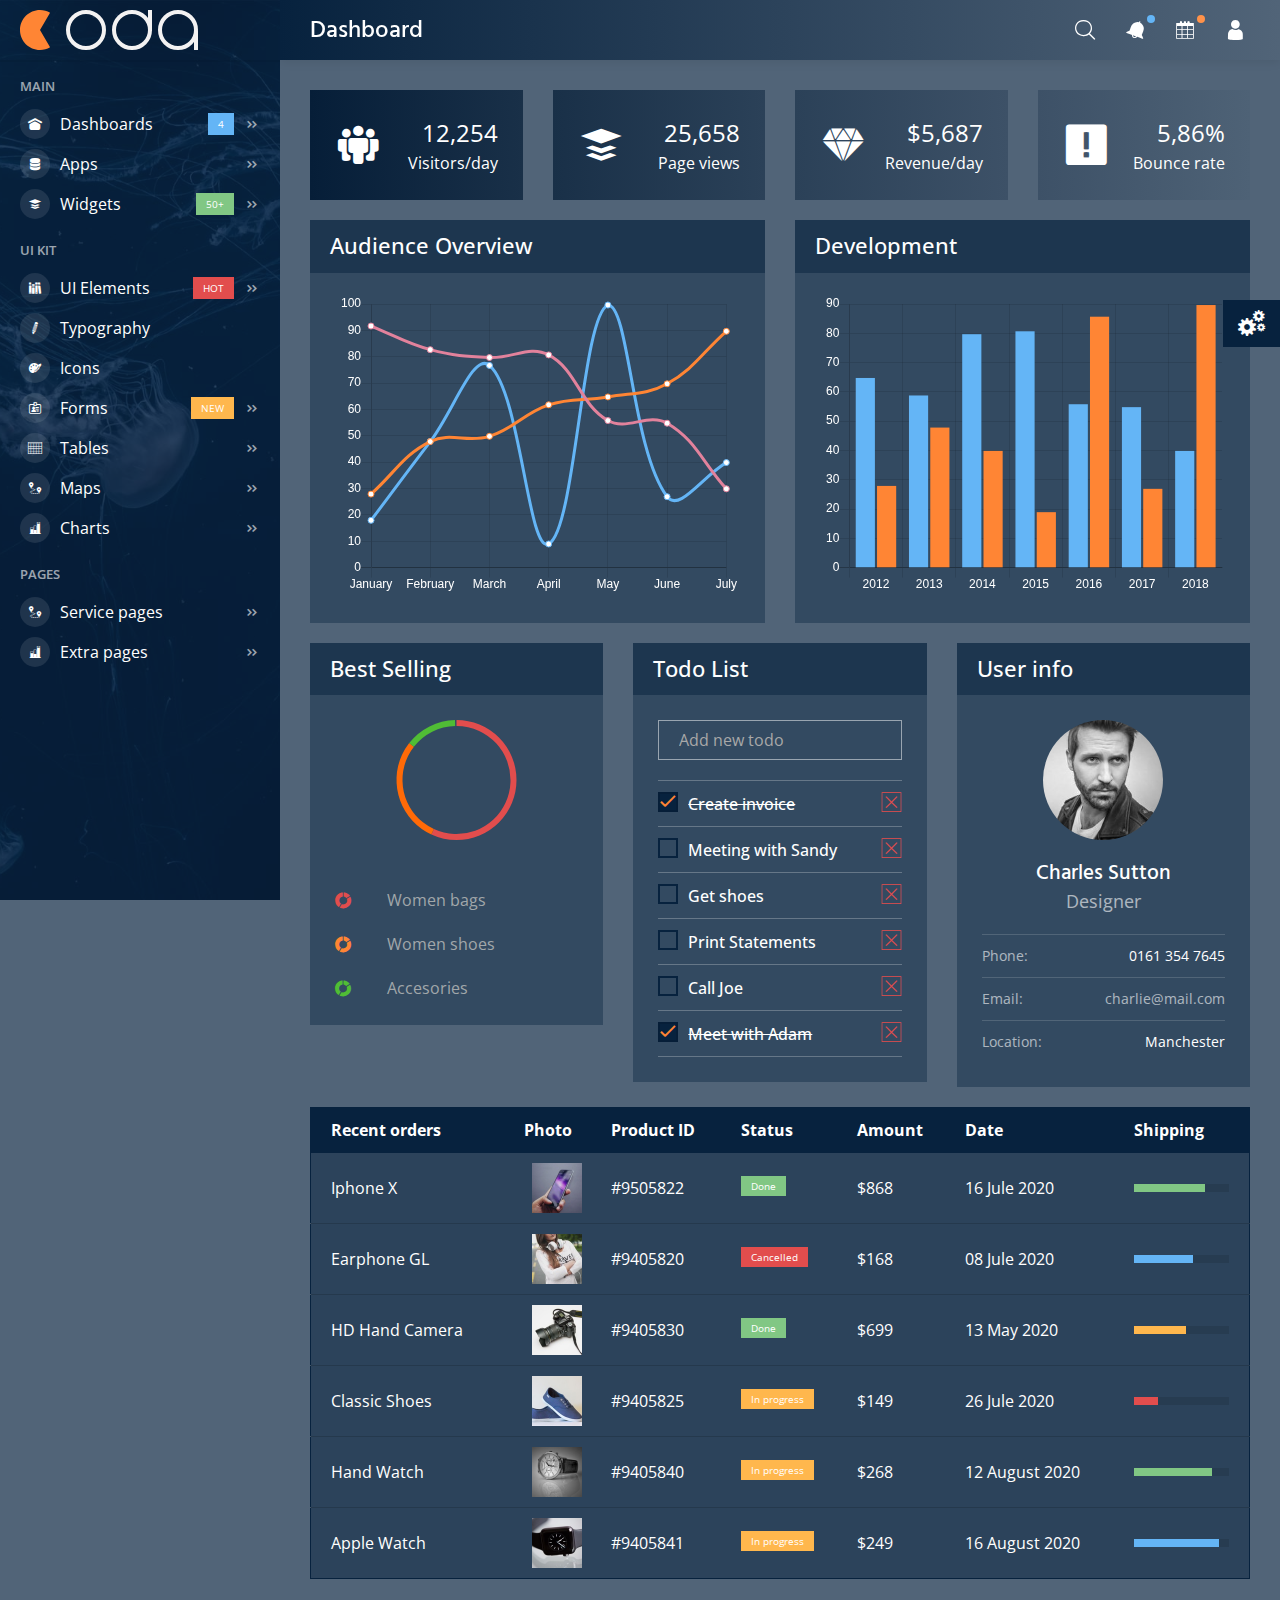
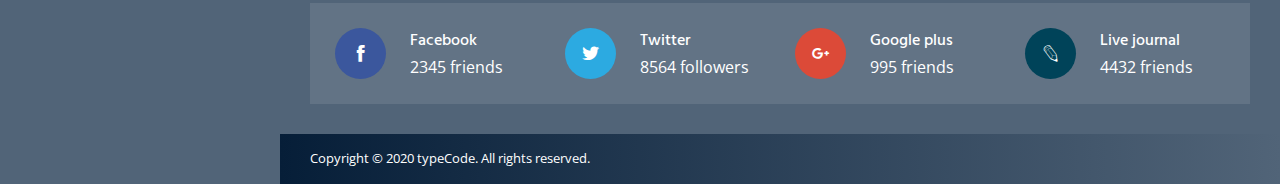
<file: index.html>
<!DOCTYPE html>
<!-- saved from url=(0031)http://coda-html.next-item.com/ -->
<html lang="en">

<head>
    <meta http-equiv="Content-Type" content="text/html; charset=UTF-8">
    <title>Coda - HTML Bootstrap Admin Template</title>
    <meta content="Coda" name="keywords">
    <meta content="" name="description">
    <meta content="" name="author">
    <meta content="width=device-width,initial-scale=1" name="viewport"><!-- Favicon -->
    <link href="http://coda-html.next-item.com/assets/images/favicon.ico" rel="shortcut icon"><!-- Plugins CSS -->
    <link href="./css/bootstrap.css" rel="stylesheet">
    <link href="./css/dragula.min.css" rel="stylesheet">
    <link href="./css/icofont.min.css" rel="stylesheet">
    <link href="./css/rating-theme.css" rel="stylesheet">
    <link href="./css/jquery.dataTables.min.css" rel="stylesheet">
    <link href="./css/simple-line-icons.css" rel="stylesheet">
    <link href="./css/selects.min.css" rel="stylesheet">
    <link href="./css/typehead.min.css" rel="stylesheet">
    <link href="./css/chartjs.css" rel="stylesheet"><!-- Theme CSS -->
    <link href="./css/style.css" rel="stylesheet">

</head>

<body class="vertical layout loaded" cz-shortcut-listen="true">
    <!-- Loader -->
    <div class="overlay"></div>
    <div class="loader loader-4"><span></span> <span></span> <span></span> <span></span> <span></span></div>
    <!-- end Loader -->
    <div class="layout-wrap">
        <!-- Horizontal navbar -->
        <div class="nav-bar dark">
            <div class="nav-bar-wrap">
                <div class="nav-content">
                    <div class="row">
                        <div class="col col-auto toggle-button-col">
                            <div id="toggle-menu" class="toggle-sidebar">
                                <div class="bar"></div>
                                <div class="bar"></div>
                                <div class="bar"></div>
                            </div>
                        </div>
                        <div class="col title-col">
                            <form id="page-search" class="search">
                                <div class="input-container"><span class="search-icon icofont icofont-search"></span>
                                    <input placeholder="Type page title to search" class="search-input">
                                </div>
                            </form>
                            <h1 id="page-title" class="page-title">Dashboard</h1>
                        </div>
                        <div class="col col-auto actions-col">
                            <div class="nav-actions">
                                <div class="item toggle-search-btn"><a class="nav-link d-none d-md-block"
                                        id="toggle-search" href="http://coda-html.next-item.com/#"><i
                                            class="icon icofont icofont-search"></i></a></div>
                                <div class="item"><a class="nav-link" data-toggle="dropdown"
                                        href="http://coda-html.next-item.com/#"><i
                                            class="icon icofont icofont-notification"></i> <span
                                            class="marker blue"></span></a>
                                    <div class="dropdown-menu dropdown-menu-right">
                                        <div class="menu-header">
                                            <h4 class="menu-title">Notifications</h4>
                                        </div>
                                        <ul class="list menu-list">
                                            <li>
                                                <div class="icon"><i class="icofont icofont-thumbs-up"></i></div><a
                                                    href="http://coda-html.next-item.com/#">
                                                    <div class="content"><span class="desc">Sara Crouch liked your photo
                                                        </span><span class="date">10 minutes ago</span></div>
                                                </a>
                                            </li>
                                            <li>
                                                <div class="icon"><i class="icofont icofont-business-man"></i></div><a
                                                    href="http://coda-html.next-item.com/#">
                                                    <div class="content"><span class="desc">New user registered</span>
                                                        <span class="date">23 minutes ago</span>
                                                    </div>
                                                </a>
                                            </li>
                                            <li>
                                                <div class="icon"><i class="icofont icofont-share"></i></div><a
                                                    href="http://coda-html.next-item.com/#">
                                                    <div class="content"><span class="desc">Amanda Lie shared your
                                                            post</span> <span class="date">25 minutes ago</span></div>
                                                </a>
                                            </li>
                                            <li>
                                                <div class="icon"><i class="icofont icofont-business-man"></i></div><a
                                                    href="http://coda-html.next-item.com/#">
                                                    <div class="content"><span class="desc">New user registered</span>
                                                        <span class="date">23 minutes ago</span>
                                                    </div>
                                                </a>
                                            </li>
                                            <li>
                                                <div class="icon"><i class="icofont icofont-email"></i></div><a
                                                    href="http://coda-html.next-item.com/#">
                                                    <div class="content"><span class="desc">You have new message</span>
                                                        <span class="date">58 minutes ago</span>
                                                    </div>
                                                </a>
                                            </li>
                                        </ul>
                                        <div class="menu-footer"><a href="http://coda-html.next-item.com/#">View all
                                                notifications</a></div>
                                    </div>
                                </div>
                                <div class="item"><a class="nav-link" data-toggle="dropdown"
                                        href="http://coda-html.next-item.com/#"><i
                                            class="icon icofont icofont-calendar"><span class="marker"></span></i></a>
                                    <div class="dropdown-menu dropdown-menu-right">
                                        <div class="menu-header">
                                            <h4 class="menu-title">Events</h4>
                                        </div>
                                        <ul class="list menu-list">
                                            <li>
                                                <div class="icon"><i class="icofont icofont-brand-android-robot"></i>
                                                </div><a href="http://coda-html.next-item.com/#">
                                                    <div class="content"><span class="desc">Android event</span> <span
                                                            class="date">1 Dec 2020</span></div>
                                                </a>
                                            </li>
                                            <li>
                                                <div class="icon"><i class="icofont icofont-brand-java"></i></div><a
                                                    href="http://coda-html.next-item.com/#">
                                                    <div class="content d-flex flex-column"><span class="desc">Java dev
                                                            conference</span> <span class="date">15 Dec 2020</span>
                                                    </div>
                                                </a>
                                            </li>
                                            <li>
                                                <div class="icon"><i class="icofont icofont-brand-whatsapp"></i></div><a
                                                    href="http://coda-html.next-item.com/#">
                                                    <div class="content"><span class="desc">Discussion about the
                                                            app</span> <span class="date">22 Dec 2020</span></div>
                                                </a>
                                            </li>
                                        </ul>
                                        <div class="menu-footer"><a href="http://coda-html.next-item.com/#">View all
                                                events</a></div>
                                    </div>
                                </div>
                                <div class="item"><a class="nav-link" data-toggle="dropdown"
                                        href="http://coda-html.next-item.com/#"><i
                                            class="icon icofont icofont-user"></i></a>
                                    <div class="dropdown-menu dropdown-menu-right mini-menu profile">
                                        <div class="avatar-block"><img alt="user-avatar" src="./images/avatar-55-2.jpg">
                                            <span class="name">Anna Hamens</span>
                                        </div>
                                        <ul class="menu-list">
                                            <li><a href="http://coda-html.next-item.com/#" class="profile-link"><i
                                                        class="icofont icofont-id-card"></i> Profile</a></li>
                                            <li><a href="http://coda-html.next-item.com/#" class="profile-link"><i
                                                        class="icofont icofont-calendar"></i> Inbox</a></li>
                                            <li><a href="http://coda-html.next-item.com/#" class="profile-link"><i
                                                        class="icofont icofont-calendar"></i> Calendar</a></li>
                                            <li><a href="http://coda-html.next-item.com/#" class="profile-link"><i
                                                        class="icofont icofont-settings"></i> Settings</a></li>
                                            <li><a href="http://coda-html.next-item.com/#" class="profile-link"><i
                                                        class="icofont icofont-sign-out"></i> Log Out</a></li>
                                        </ul>
                                    </div>
                                </div>
                                <div class="items-overlay"></div>
                            </div>
                        </div>
                    </div>
                </div>
            </div>
        </div><!-- end Horizontal navbar -->
        <!-- Sidebar -->
        <div id="side-bar" class="side-bar dark">
            <div class="side-bar-wrap">
                <div class="logo">
                    <div class="logo-wrap"><img alt="logo" class="logo-img" height="40" src="./images/logo.svg"></div>
                </div>
                <div class="close-btn-block"><a id="close-btn" class="close-btn icofont icofont-close-line"></a></div>
                <div class="menu-wrap vertical">
                    <div class="app-menu">
                        <ul class="menu-ul">
                            <li class="menu-item"><span class="group-title">Main</span></li>
                            <li class="menu-item has-sub"><a class="item-link"
                                    href="http://coda-html.next-item.com/"><span
                                        class="link-icon icofont-ui-home"></span> <span
                                        class="link-text">Dashboards</span> <span
                                        class="link-badge badge-sm badge badge-info">4</span> <i
                                        class="link-caret icofont icofont-double-right"></i></a>
                                <ul class="sub">
                                    <li class="menu-item"><a class="item-link"
                                            href="http://coda-html.next-item.com/index.html"><span
                                                class="link-text">Default</span></a></li>
                                    <li class="menu-item"><a class="item-link"
                                            href="http://coda-html.next-item.com/analytical.html"><span
                                                class="link-text">Analytical</span></a></li>
                                    <li class="menu-item"><a class="item-link"
                                            href="http://coda-html.next-item.com/financial.html"><span
                                                class="link-text">Financial</span></a></li>
                                    <li class="menu-item"><a class="item-link"
                                            href="http://coda-html.next-item.com/travel.html"><span
                                                class="link-text">Travel</span></a></li>
                                </ul>
                            </li>
                            <li class="menu-item has-sub"><a class="item-link"
                                    href="http://coda-html.next-item.com/#"><span
                                        class="link-icon icofont-database"></span> <span class="link-text">Apps</span>
                                    <i class="link-caret icofont icofont-double-right"></i></a>
                                <ul class="sub">
                                    <li class="menu-item"><a class="item-link"
                                            href="http://coda-html.next-item.com/chat.html"><span
                                                class="link-text">Chat</span></a></li>
                                    <li class="menu-item"><a class="item-link"
                                            href="http://coda-html.next-item.com/contacts.html"><span
                                                class="link-text">Contacts</span></a></li>
                                    <li class="menu-item"><a class="item-link"
                                            href="http://coda-html.next-item.com/taskboard.html"><span
                                                class="link-text">Taskboard</span></a></li>
                                    <li class="menu-item"><a class="item-link"
                                            href="http://coda-html.next-item.com/todo.html"><span class="link-text">Todo
                                                List</span></a></li>
                                </ul>
                            </li>
                            <li class="menu-item has-sub"><a class="item-link"
                                    href="http://coda-html.next-item.com/#"><span
                                        class="link-icon icofont-layers"></span> <span class="link-text">Widgets</span>
                                    <span class="link-badge badge-sm badge badge-success">50+</span> <i
                                        class="link-caret icofont icofont-double-right"></i></a>
                                <ul class="sub">
                                    <li class="menu-item"><a class="item-link"
                                            href="http://coda-html.next-item.com/chart-widgets.html"><span
                                                class="link-text">Chart Widgets</span></a></li>
                                    <li class="menu-item"><a class="item-link"
                                            href="http://coda-html.next-item.com/data-widgets.html"><span
                                                class="link-text">Data Widgets</span></a></li>
                                    <li class="menu-item"><a class="item-link"
                                            href="http://coda-html.next-item.com/media-widgets.html"><span
                                                class="link-text">Media Widgets</span></a></li>
                                </ul>
                            </li>
                            <li class="menu-item"><span class="group-title">UI Kit</span></li>
                            <li class="menu-item has-sub"><a class="item-link"
                                    href="http://coda-html.next-item.com/#"><span
                                        class="link-icon icofont-library"></span> <span class="link-text">UI
                                        Elements</span> <span class="link-badge badge-sm badge badge-danger">HOT</span>
                                    <i class="link-caret icofont icofont-double-right"></i></a>
                                <ul class="sub">
                                    <li class="menu-item"><a class="item-link"
                                            href="http://coda-html.next-item.com/accordions.html"><span
                                                class="link-text">Accordions</span></a></li>
                                    <li class="menu-item"><a class="item-link"
                                            href="http://coda-html.next-item.com/alerts.html"><span
                                                class="link-text">Alerts</span></a></li>
                                    <li class="menu-item"><a class="item-link"
                                            href="http://coda-html.next-item.com/autocompletes.html"><span
                                                class="link-text">Autocompletes</span></a></li>
                                    <li class="menu-item"><a class="item-link"
                                            href="http://coda-html.next-item.com/badges.html"><span
                                                class="link-text">Badges</span></a></li>
                                    <li class="menu-item"><a class="item-link"
                                            href="http://coda-html.next-item.com/buttons.html"><span
                                                class="link-text">Buttons</span></a></li>
                                    <li class="menu-item"><a class="item-link"
                                            href="http://coda-html.next-item.com/cards.html"><span
                                                class="link-text">Cards</span></a></li>
                                    <li class="menu-item"><a class="item-link"
                                            href="http://coda-html.next-item.com/checkboxes.html"><span
                                                class="link-text">Checkboxes</span></a></li>
                                    <li class="menu-item"><a class="item-link"
                                            href="http://coda-html.next-item.com/dropdowns.html"><span
                                                class="link-text">Dropdowns</span></a></li>
                                    <li class="menu-item"><a class="item-link"
                                            href="http://coda-html.next-item.com/inputs.html"><span
                                                class="link-text">Inputs</span></a></li>
                                    <li class="menu-item"><a class="item-link"
                                            href="http://coda-html.next-item.com/lists.html"><span
                                                class="link-text">Lists</span></a></li>
                                    <li class="menu-item"><a class="item-link"
                                            href="http://coda-html.next-item.com/notifications.html"><span
                                                class="link-text">Notifications</span></a></li>
                                    <li class="menu-item"><a class="item-link"
                                            href="http://coda-html.next-item.com/modals.html"><span
                                                class="link-text">Modal windows</span></a></li>
                                    <li class="menu-item"><a class="item-link"
                                            href="http://coda-html.next-item.com/progresses.html"><span
                                                class="link-text">Progresses</span></a></li>
                                    <li class="menu-item"><a class="item-link"
                                            href="http://coda-html.next-item.com/radio.html"><span
                                                class="link-text">Radion buttons</span></a></li>
                                    <li class="menu-item"><a class="item-link"
                                            href="http://coda-html.next-item.com/ratings.html"><span
                                                class="link-text">Ratings</span></a></li>
                                    <li class="menu-item"><a class="item-link"
                                            href="http://coda-html.next-item.com/selects.html"><span
                                                class="link-text">Selects</span></a></li>
                                    <li class="menu-item"><a class="item-link"
                                            href="http://coda-html.next-item.com/sliders.html"><span
                                                class="link-text">Sliders</span></a></li>
                                    <li class="menu-item"><a class="item-link"
                                            href="http://coda-html.next-item.com/switchers.html"><span
                                                class="link-text">Switcher</span></a></li>
                                    <li class="menu-item"><a class="item-link"
                                            href="http://coda-html.next-item.com/tabs.html"><span
                                                class="link-text">Tabs</span></a></li>
                                    <li class="menu-item"><a class="item-link"
                                            href="http://coda-html.next-item.com/textareas.html"><span
                                                class="link-text">Textareas</span></a></li>
                                    <li class="menu-item"><a class="item-link"
                                            href="http://coda-html.next-item.com/timelines.html"><span
                                                class="link-text">Vertical Timelines</span></a></li>
                                </ul>
                            </li>
                            <li class="menu-item"><a class="item-link"
                                    href="http://coda-html.next-item.com/typography.html"><span
                                        class="link-icon icofont-pencil"></span> <span
                                        class="link-text">Typography</span></a></li>
                            <li class="menu-item"><a class="item-link"
                                    href="http://coda-html.next-item.com/icons.html"><span
                                        class="link-icon icofont-paint"></span> <span class="link-text">Icons</span></a>
                            </li>
                            <li class="menu-item has-sub"><a class="item-link"
                                    href="http://coda-html.next-item.com/#"><span
                                        class="link-icon icofont-id-card"></span> <span class="link-text">Forms</span>
                                    <span class="link-badge badge-sm badge badge-warning">NEW</span> <i
                                        class="link-caret icofont icofont-double-right"></i></a>
                                <ul class="sub">
                                    <li class="menu-item"><a class="item-link"
                                            href="http://coda-html.next-item.com/form-elements.html"><span
                                                class="link-text">Form elements</span></a></li>
                                    <li class="menu-item"><a class="item-link"
                                            href="http://coda-html.next-item.com/form-layouts.html"><span
                                                class="link-text">Form layout</span></a></li>
                                    <li class="menu-item"><a class="item-link"
                                            href="http://coda-html.next-item.com/form-validation.html"><span
                                                class="link-text">Form validation</span></a></li>
                                </ul>
                            </li>
                            <li class="menu-item has-sub"><a class="item-link"
                                    href="http://coda-html.next-item.com/#"><span
                                        class="link-icon icofont-table"></span> <span class="link-text">Tables</span> <i
                                        class="link-caret icofont icofont-double-right"></i></a>
                                <ul class="sub">
                                    <li class="menu-item"><a class="item-link"
                                            href="http://coda-html.next-item.com/bootstrap-tables.html"><span
                                                class="link-text">Bootstrap tables</span></a></li>
                                    <li class="menu-item"><a class="item-link"
                                            href="http://coda-html.next-item.com/data-tables.html"><span
                                                class="link-text">Data tables</span></a></li>
                                </ul>
                            </li>
                            <li class="menu-item has-sub"><a class="item-link"
                                    href="http://coda-html.next-item.com/#"><span
                                        class="link-icon icofont-map-pins"></span> <span class="link-text">Maps</span>
                                    <i class="link-caret icofont icofont-double-right"></i></a>
                                <ul class="sub">
                                    <li class="menu-item"><a class="item-link"
                                            href="http://coda-html.next-item.com/google-map.html"><span
                                                class="link-text">Google maps</span></a></li>
                                </ul>
                            </li>
                            <li class="menu-item has-sub"><a class="item-link"
                                    href="http://coda-html.next-item.com/#"><span class="link-icon icofont-bars"></span>
                                    <span class="link-text">Charts</span> <i
                                        class="link-caret icofont icofont-double-right"></i></a>
                                <ul class="sub">
                                    <li class="menu-item"><a class="item-link"
                                            href="http://coda-html.next-item.com/chart-js.html"><span
                                                class="link-text">Chart.js</span></a></li>
                                    <li class="menu-item"><a class="item-link"
                                            href="http://coda-html.next-item.com/morris-js.html"><span
                                                class="link-text">Morris.js</span></a></li>
                                    <li class="menu-item"><a class="item-link"
                                            href="http://coda-html.next-item.com/echarts.html"><span
                                                class="link-text">Echarts</span></a></li>
                                </ul>
                            </li>
                            <li class="menu-item"><span class="group-title">Pages</span></li>
                            <li class="menu-item has-sub"><a class="item-link"
                                    href="http://coda-html.next-item.com/#"><span
                                        class="link-icon icofont-map-pins"></span> <span class="link-text">Service
                                        pages</span> <i class="link-caret icofont icofont-double-right"></i></a>
                                <ul class="sub">
                                    <li class="menu-item"><a class="item-link"
                                            href="http://coda-html.next-item.com/pricing.html"><span
                                                class="link-text">Pricing</span></a></li>
                                    <li class="menu-item"><a class="item-link"
                                            href="http://coda-html.next-item.com/invoice.html"><span
                                                class="link-text">Invoice</span></a></li>
                                    <li class="menu-item"><a class="item-link"
                                            href="http://coda-html.next-item.com/FAQ.html"><span
                                                class="link-text">FAQ</span></a></li>
                                    <li class="menu-item"><a class="item-link"
                                            href="http://coda-html.next-item.com/vertical-timeline.html"><span
                                                class="link-text">Timeline</span></a></li>
                                </ul>
                            </li>
                            <li class="menu-item has-sub"><a class="item-link"
                                    href="http://coda-html.next-item.com/#"><span class="link-icon icofont-bars"></span>
                                    <span class="link-text">Extra pages</span> <i
                                        class="link-caret icofont icofont-double-right"></i></a>
                                <ul class="sub">
                                    <li class="menu-item"><a class="item-link"
                                            href="http://coda-html.next-item.com/log-in.html"><span
                                                class="link-text">Log in</span></a></li>
                                    <li class="menu-item"><a class="item-link"
                                            href="http://coda-html.next-item.com/sign-up.html"><span
                                                class="link-text">Sign up</span></a></li>
                                    <li class="menu-item"><a class="item-link"
                                            href="http://coda-html.next-item.com/404.html"><span class="link-text">404
                                                Page</span></a></li>
                                    <li class="menu-item"><a class="item-link"
                                            href="http://coda-html.next-item.com/500.html"><span class="link-text">500
                                                Page</span></a></li>
                                </ul>
                            </li>
                        </ul>
                    </div>
                </div>
            </div>
            <div class="side-bar-overlay" id="side-bar-overlay"></div>
        </div><!-- end Sidebar -->
        <!-- Settings panel -->
        <div id="settings-overlay" class="settings-overlay"></div>
        <div id="settings-panel" class="settings-panel">
            <div class="title-box"><span>
                    <h4 class="title">Settings</h4>
                </span></div>
            <div class="switcher-box">
                <div class="switcher-block">
                    <h6 class="mb-2 mt-0">Layout</h6>
                    <div class="dropdown bootstrap-select"><select id="layout-select" class="selectpicker"
                            tabindex="-98">
                            <option value="vertical">Vertical layout</option>
                            <option value="horizontal">Horizontal layout</option>
                        </select><button type="button" class="btn dropdown-toggle btn-light" data-toggle="dropdown"
                            role="combobox" aria-owns="bs-select-1" aria-haspopup="listbox" aria-expanded="false"
                            data-id="layout-select" title="Vertical layout">
                            <div class="filter-option">
                                <div class="filter-option-inner">
                                    <div class="filter-option-inner-inner">Vertical layout</div>
                                </div>
                            </div>
                        </button>
                        <div class="dropdown-menu ">
                            <div class="inner show" role="listbox" id="bs-select-1" tabindex="-1">
                                <ul class="dropdown-menu inner show" role="presentation"></ul>
                            </div>
                        </div>
                    </div>
                    <h6 class="mb-2">Width</h6>
                    <div class="dropdown bootstrap-select mb-3"><select id="width-select" class="selectpicker mb-3"
                            tabindex="-98">
                            <option value="full-width">Full width</option>
                            <option value="boxed">Boxed</option>
                        </select><button type="button" class="btn dropdown-toggle btn-light" data-toggle="dropdown"
                            role="combobox" aria-owns="bs-select-2" aria-haspopup="listbox" aria-expanded="false"
                            data-id="width-select" title="Full width">
                            <div class="filter-option">
                                <div class="filter-option-inner">
                                    <div class="filter-option-inner-inner">Full width</div>
                                </div>
                            </div>
                        </button>
                        <div class="dropdown-menu ">
                            <div class="inner show" role="listbox" id="bs-select-2" tabindex="-1">
                                <ul class="dropdown-menu inner show" role="presentation"></ul>
                            </div>
                        </div>
                    </div>
                    <h6 class="mb-2">Topbar color</h6>
                    <div id="nav-color-toggle" class="switcher mb-3"><button data-color="light"
                            class="btn color-btn"></button> <button data-color="dark"
                            class="btn color-btn dark active"></button></div>
                    <h6 class="mb-2">Vertical nav color</h6>
                    <div id="sidenav-color-toggle" class="switcher"><button data-color="light"
                            class="btn color-btn"></button> <button data-color="dark"
                            class="btn color-btn dark active"></button></div>
                </div>
                <div class="switcher-block">
                    <h6 class="mb-2">Display topbar search</h6>
                    <div class="custom-control custom-switch mb-3"><input id="search-switch" type="checkbox"
                            class="custom-control-input" checked="checked"> <label class="custom-control-label"
                            for="search-switch"></label></div>
                </div>
            </div><button id="toggle-btn" class="btn btn-primary toggle-btn"><span
                    class="icofont icofont-gears"></span></button>
        </div><!-- end Settings panel -->
        <main class="main">
            <div class="content-container">
                <div class="content">
                    <div class="row">
                        <div class="col-xl-3 col-md-6 col-sm-12">
                            <div class="card info-card gradient-1">
                                <div class="card-body">
                                    <div class="row no-gutters align-items-center flex-nowrap">
                                        <div class="col"><span class="card-icon icofont icofont-people"></span></div>
                                        <div class="col-auto text-right">
                                            <div class="card-title mb-0">12,254</div>
                                            <div class="nowrap">Visitors/day</div>
                                        </div>
                                    </div>
                                </div>
                            </div>
                        </div>
                        <div class="col-xl-3 col-md-6 col-sm-12">
                            <div class="card info-card gradient-2">
                                <div class="card-body">
                                    <div class="row no-gutters align-items-center flex-nowrap">
                                        <div class="col"><span class="card-icon icofont icofont-layers"></span></div>
                                        <div class="col-auto text-right">
                                            <div class="card-title mb-0">25,658</div>
                                            <div class="nowrap">Page views</div>
                                        </div>
                                    </div>
                                </div>
                            </div>
                        </div>
                        <div class="col-xl-3 col-md-6 col-sm-12">
                            <div class="card info-card gradient-3">
                                <div class="card-body">
                                    <div class="row no-gutters align-items-center flex-nowrap">
                                        <div class="col"><span class="card-icon icofont icofont-diamond"></span></div>
                                        <div class="col-auto text-right">
                                            <div class="card-title mb-0">$5,687</div>
                                            <div class="nowrap">Revenue/day</div>
                                        </div>
                                    </div>
                                </div>
                            </div>
                        </div>
                        <div class="col-xl-3 col-md-6 col-sm-12">
                            <div class="card info-card gradient-4">
                                <div class="card-body">
                                    <div class="row no-gutters align-items-center flex-nowrap">
                                        <div class="col"><span
                                                class="card-icon icofont icofont-exclamation-square"></span></div>
                                        <div class="col-auto text-right">
                                            <div class="card-title mb-0">5,86%</div>
                                            <div class="nowrap">Bounce rate</div>
                                        </div>
                                    </div>
                                </div>
                            </div>
                        </div>
                    </div>
                    <div class="row">
                        <div class="col-md-6 col-sm-12">
                            <div class="card">
                                <div class="card-header">Audience Overview</div>
                                <div class="card-body">
                                    <div class="chartjs-size-monitor">
                                        <div class="chartjs-size-monitor-expand">
                                            <div class=""></div>
                                        </div>
                                        <div class="chartjs-size-monitor-shrink">
                                            <div class=""></div>
                                        </div>
                                    </div><canvas id="audience-chart"
                                        style="height: 300px; width: 397px; display: block;" width="397" height="300"
                                        class="chartjs-render-monitor"></canvas>
                                </div>
                            </div>
                        </div>
                        <div class="col-md-6 col-sm-12">
                            <div class="card">
                                <div class="card-header">Development</div>
                                <div class="card-body">
                                    <div class="chartjs-size-monitor">
                                        <div class="chartjs-size-monitor-expand">
                                            <div class=""></div>
                                        </div>
                                        <div class="chartjs-size-monitor-shrink">
                                            <div class=""></div>
                                        </div>
                                    </div><canvas id="dev-chart" style="height: 300px; width: 397px; display: block;"
                                        width="397" height="300" class="chartjs-render-monitor"></canvas>
                                </div>
                            </div>
                        </div>
                    </div>
                    <div class="row">
                        <div class="col-md-4 col-sm-12">
                            <div class="card">
                                <div class="card-header">Best Selling</div>
                                <div class="card-body">
                                    <div class="chartjs-size-monitor">
                                        <div class="chartjs-size-monitor-expand">
                                            <div class=""></div>
                                        </div>
                                        <div class="chartjs-size-monitor-shrink">
                                            <div class=""></div>
                                        </div>
                                    </div><canvas class="mb-4 chartjs-render-monitor" id="best-sells-chart"
                                        style="width: 238px; display: block; height: 118px;" width="238"
                                        height="118"></canvas>
                                    <div class="pt-4">
                                        <p class="nowrap"><span class="icofont icofont-chart-pie-alt mr-3"
                                                style="color: #e24d4d;"></span> <span class="ml-3 text-muted">Women
                                                bags</span></p>
                                        <p class="nowrap"><span class="icofont icofont-chart-pie-alt mr-3"
                                                style="color: #FF8534;"></span> <span class="ml-3 text-muted">Women
                                                shoes</span></p>
                                        <p class="nowrap mb-0"><span class="icofont icofont-chart-pie-alt mr-3"
                                                style="color: #50BD35;"></span> <span
                                                class="ml-3 text-muted">Accesories</span></p>
                                    </div>
                                </div>
                            </div>
                        </div>
                        <div class="col-md-4 col-sm-12">
                            <div class="card">
                                <div class="card-header">Todo List</div>
                                <div class="card-body">
                                    <div class="todo-list">
                                        <div class="form-group"><input class="form-control" type="text"
                                                placeholder="Add new todo"></div>
                                        <ul class="todo-ul">
                                            <li class="todo-item done">
                                                <div class="custom-control custom-checkbox"><input type="checkbox"
                                                        class="custom-control-input" id="todo1" checked="checked">
                                                    <label class="custom-control-label" for="todo1">Create
                                                        invoice</label>
                                                </div><span
                                                    class="delete-btn icofont icofont-close-line-squared"></span>
                                            </li>
                                            <li class="todo-item">
                                                <div class="custom-control custom-checkbox"><input type="checkbox"
                                                        class="custom-control-input" id="todo2"> <label
                                                        class="custom-control-label" for="todo2">Meeting with
                                                        Sandy</label></div><span
                                                    class="delete-btn icofont icofont-close-line-squared"></span>
                                            </li>
                                            <li class="todo-item">
                                                <div class="custom-control custom-checkbox"><input type="checkbox"
                                                        class="custom-control-input" id="todo3"> <label
                                                        class="custom-control-label" for="todo3">Get shoes</label></div>
                                                <span class="delete-btn icofont icofont-close-line-squared"></span>
                                            </li>
                                            <li class="todo-item">
                                                <div class="custom-control custom-checkbox"><input type="checkbox"
                                                        class="custom-control-input" id="todo4"> <label
                                                        class="custom-control-label" for="todo4">Print
                                                        Statements</label></div><span
                                                    class="delete-btn icofont icofont-close-line-squared"></span>
                                            </li>
                                            <li class="todo-item">
                                                <div class="custom-control custom-checkbox"><input type="checkbox"
                                                        class="custom-control-input" id="todo5"> <label
                                                        class="custom-control-label" for="todo5">Call Joe</label></div>
                                                <span class="delete-btn icofont icofont-close-line-squared"></span>
                                            </li>
                                            <li class="todo-item done">
                                                <div class="custom-control custom-checkbox"><input type="checkbox"
                                                        class="custom-control-input" id="todo6" checked="checked">
                                                    <label class="custom-control-label" for="todo6">Meet with
                                                        Adam</label>
                                                </div><span
                                                    class="delete-btn icofont icofont-close-line-squared"></span>
                                            </li>
                                        </ul>
                                    </div>
                                </div>
                            </div>
                        </div>
                        <div class="col-md-4 col-sm-12">
                            <div class="card">
                                <div class="card-header">User info</div>
                                <div class="card-body">
                                    <div class="contact">
                                        <div class="img-section">
                                            <div class="contact-img"><img alt="avatar" src="./images/avatar-176-10.jpg">
                                            </div>
                                            <h3 class="contact-name mb-0">Charles Sutton</h3><span
                                                class="contact-role">Designer</span>
                                        </div>
                                        <div class="contact-item"><span>Phone:</span> <span>0161 354 7645</span></div>
                                        <div class="contact-item"><span>Email:</span> <span><a
                                                    href="http://coda-html.next-item.com/#">charlie@mail.com</a></span>
                                        </div>
                                        <div class="contact-item"><span>Location:</span> <span>Manchester</span></div>
                                    </div>
                                </div>
                            </div>
                        </div>
                    </div>
                    <div class="table-responsive">
                        <table class="table mb-4">
                            <thead>
                                <tr>
                                    <th scope="col">Recent orders</th>
                                    <th scope="col">Photo</th>
                                    <th scope="col">Product ID</th>
                                    <th scope="col">Status</th>
                                    <th scope="col">Amount</th>
                                    <th scope="col">Date</th>
                                    <th scope="col">Shipping</th>
                                </tr>
                            </thead>
                            <tbody>
                                <tr>
                                    <td>Iphone X</td>
                                    <td>
                                        <div class="text-center"><img alt="product" src="./images/product-100-1.jpg"
                                                width="50" height="50"></div>
                                    </td>
                                    <td>#9505822</td>
                                    <td><span class="badge badge-sm badge-success">Done</span></td>
                                    <td>$868</td>
                                    <td>16 Jule 2020</td>
                                    <td>
                                        <div class="progress sm success-progress">
                                            <div class="progress-bar" role="progressbar" style="width: 75%"
                                                aria-valuenow="75" aria-valuemin="0" aria-valuemax="100"></div>
                                        </div>
                                    </td>
                                </tr>
                                <tr>
                                    <td>Earphone GL</td>
                                    <td class="text-center"><img alt="product" src="./images/product-100-2.jpg"
                                            width="50" height="50"></td>
                                    <td>#9405820</td>
                                    <td><span class="badge badge-sm badge-danger">Cancelled</span></td>
                                    <td>$168</td>
                                    <td>08 Jule 2020</td>
                                    <td>
                                        <div class="progress sm info-progress">
                                            <div class="progress-bar" role="progressbar" style="width: 62%"
                                                aria-valuenow="62" aria-valuemin="0" aria-valuemax="100"></div>
                                        </div>
                                    </td>
                                </tr>
                                <tr>
                                    <td>HD Hand Camera</td>
                                    <td>
                                        <div class="text-center"><img alt="product" src="./images/product-100-3.jpg"
                                                width="50" height="50"></div>
                                    </td>
                                    <td>#9405830</td>
                                    <td><span class="badge badge-sm badge-success">Done</span></td>
                                    <td>$699</td>
                                    <td>13 May 2020</td>
                                    <td>
                                        <div class="progress sm warning-progress">
                                            <div class="progress-bar" role="progressbar" style="width: 55%"
                                                aria-valuenow="55" aria-valuemin="0" aria-valuemax="100"></div>
                                        </div>
                                    </td>
                                </tr>
                                <tr>
                                    <td>Classic Shoes</td>
                                    <td>
                                        <div class="text-center"><img alt="product" src="./images/product-100-4.jpg"
                                                width="50" height="50"></div>
                                    </td>
                                    <td>#9405825</td>
                                    <td><span class="badge badge-sm badge-warning">In progress</span></td>
                                    <td>$149</td>
                                    <td>26 Jule 2020</td>
                                    <td>
                                        <div class="progress sm danger-progress">
                                            <div class="progress-bar" role="progressbar" style="width: 25%"
                                                aria-valuenow="25" aria-valuemin="0" aria-valuemax="100"></div>
                                        </div>
                                    </td>
                                </tr>
                                <tr>
                                    <td>Hand Watch</td>
                                    <td>
                                        <div class="text-center"><img alt="product" src="./images/product-100-5.jpg"
                                                width="50" height="50"></div>
                                    </td>
                                    <td>#9405840</td>
                                    <td><span class="badge badge-sm badge-warning">In progress</span></td>
                                    <td>$268</td>
                                    <td>12 August 2020</td>
                                    <td>
                                        <div class="progress sm success-progress">
                                            <div class="progress-bar" role="progressbar" style="width: 82%"
                                                aria-valuenow="82" aria-valuemin="0" aria-valuemax="100"></div>
                                        </div>
                                    </td>
                                </tr>
                                <tr>
                                    <td>Apple Watch</td>
                                    <td>
                                        <div class="text-center"><img alt="product" src="./images/product-100-6.jpg"
                                                width="50" height="50"></div>
                                    </td>
                                    <td>#9405841</td>
                                    <td><span class="badge badge-sm badge-warning">In progress</span></td>
                                    <td>$249</td>
                                    <td>16 August 2020</td>
                                    <td>
                                        <div class="progress sm info-progress">
                                            <div class="progress-bar" role="progressbar" style="width: 90%"
                                                aria-valuenow="90" aria-valuemin="0" aria-valuemax="100"></div>
                                        </div>
                                    </td>
                                </tr>
                            </tbody>
                        </table>
                    </div>
                    <div class="card mb-0" style="background-color: rgba(255,255,255, .1)">
                        <div class="card-body">
                            <div class="row align-items-center">
                                <div class="col-12 col-md-6 col-xl-3 mb-4 mb-xl-0">
                                    <div class="d-flex align-items-center"><span style="background-color: #3b579d;"
                                            class="rounded-icon icofont icofont-facebook"></span>
                                        <div class="ml-4">
                                            <h3 class="h6 mt-0 mb-0">Facebook</h3>
                                            <div class="nowrap">2345 friends</div>
                                        </div>
                                    </div>
                                </div>
                                <div class="col-12 col-md-6 col-xl-3 mb-4 mb-xl-0">
                                    <div class="d-flex align-items-center"><span style="background-color: #2caae1;"
                                            class="rounded-icon icofont icofont-twitter"></span>
                                        <div class="ml-4">
                                            <h3 class="h6 mt-0 mb-0">Twitter</h3>
                                            <div class="nowrap">8564 followers</div>
                                        </div>
                                    </div>
                                </div>
                                <div class="col-12 col-md-6 col-xl-3 mb-4 mb-md-0">
                                    <div class="d-flex align-items-center"><span style="background-color: #dc4a38;"
                                            class="rounded-icon icofont icofont-google-plus"></span>
                                        <div class="ml-4">
                                            <h3 class="h6 mt-0 mb-0">Google plus</h3>
                                            <div class="nowrap">995 friends</div>
                                        </div>
                                    </div>
                                </div>
                                <div class="col-12 col-md-6 col-xl-3">
                                    <div class="d-flex align-items-center"><span style="background-color: #004359;"
                                            class="rounded-icon icofont icofont-livejournal"></span>
                                        <div class="ml-4">
                                            <h3 class="h6 mt-0 mb-0">Live journal</h3>
                                            <div class="nowrap">4432 friends</div>
                                        </div>
                                    </div>
                                </div>
                            </div>
                        </div>
                    </div>
                </div>
            </div><!-- Foooter -->
            <div class="app-footer">
                <div class="footer-wrap">
                    <p>Copyright © 2020 typeCode. All rights reserved.</p>
                </div>
            </div><!-- end Footer -->
        </main>
        <script src="./js/jquery-3.3.1.min.js"></script>
        <script src="./js/jquery-migrate-1.4.1.min.js"></script>
        <script src="./js/jquery.barrating.min.js"></script>
        <script src="./js/popper.min.js"></script>
        <script src="./js/bootstrap.min.js"></script>
        <script src="./js/typehead.min.js"></script>
        <script src="./js/echarts.min.js"></script>
        <script src="./js/jquery.dataTables.min.js"></script>
        <script src="./js/morris.min.js"></script>
        <script src="./js/raphael.min.js"></script>
        <script src="./js/dragula.js"></script>
        <script src="./js/chart.min.js"></script>
        <script src="./js/select.js"></script>
        <script src="./js/main.js"></script>
    </div>
</body>

</html>
</file>
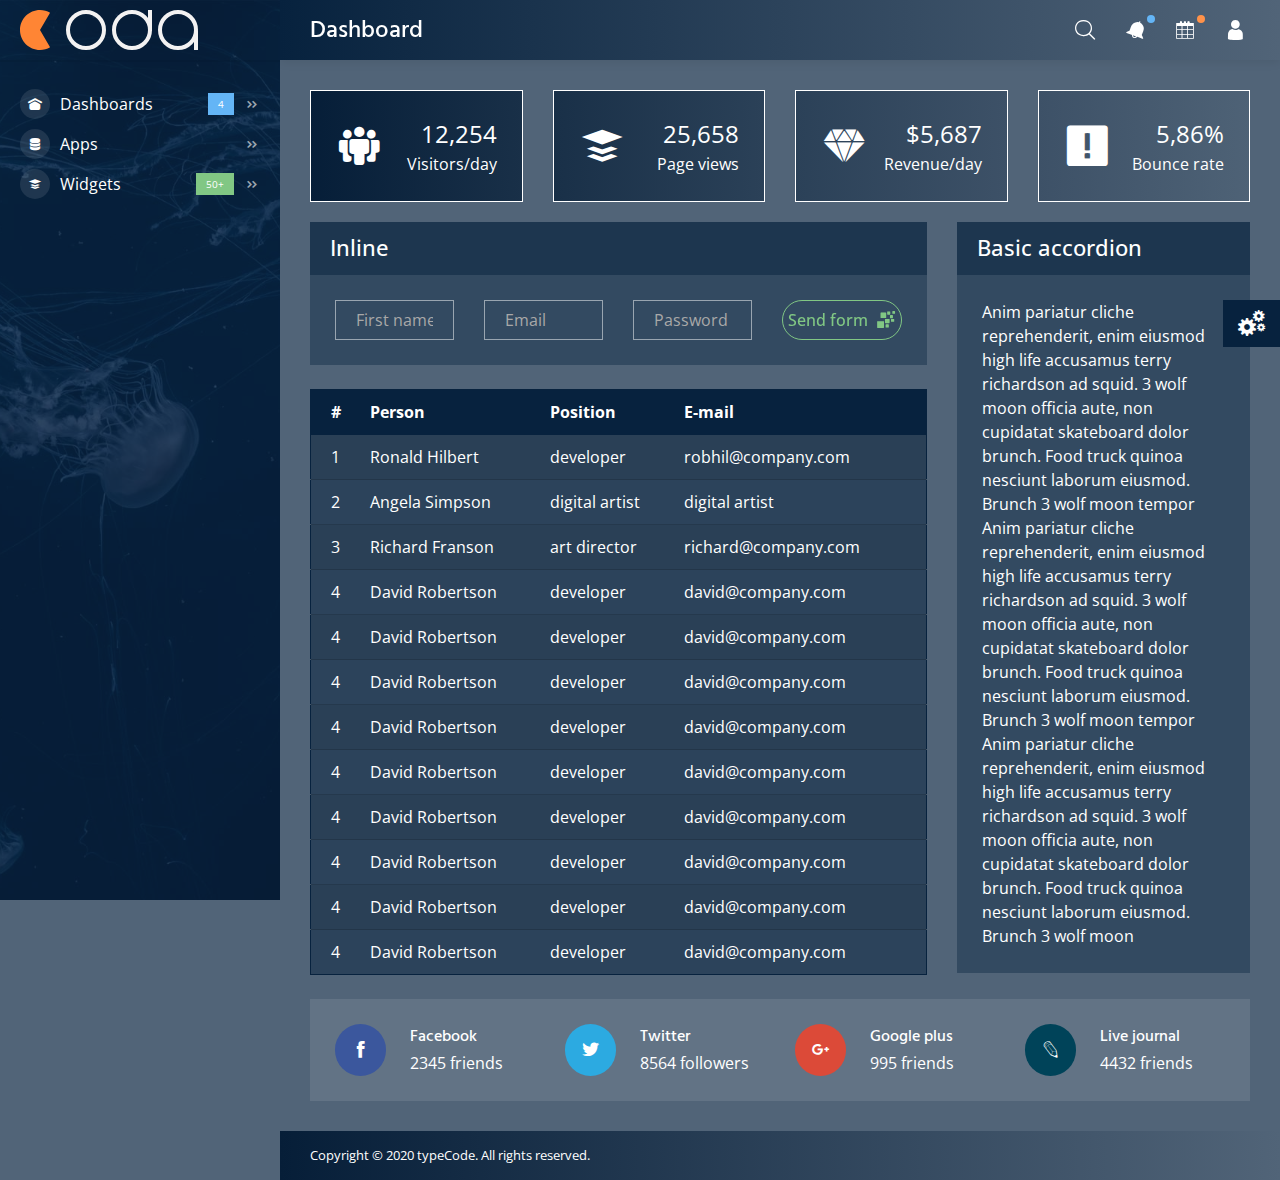
<file: dashboard.html>
<!DOCTYPE html>
<!-- saved from url=(0031)http://coda-html.next-item.com/ -->
<html lang="en">

<head>
    <meta http-equiv="Content-Type" content="text/html; charset=UTF-8">
    <title>Coda - HTML Bootstrap Admin Template</title>
    <meta content="Coda" name="keywords">
    <meta content="" name="description">
    <meta content="" name="author">
    <meta content="width=device-width,initial-scale=1" name="viewport"><!-- Favicon -->
    <link href="http://coda-html.next-item.com/assets/images/favicon.ico" rel="shortcut icon"><!-- Plugins CSS -->
    <link href="./css/bootstrap.css" rel="stylesheet">
    <link href="./css/dragula.min.css" rel="stylesheet">
    <link href="./css/icofont.min.css" rel="stylesheet">
    <link href="./css/rating-theme.css" rel="stylesheet">
    <link href="./css/jquery.dataTables.min.css" rel="stylesheet">
    <link href="./css/simple-line-icons.css" rel="stylesheet">
    <link href="./css/selects.min.css" rel="stylesheet">
    <link href="./css/typehead.min.css" rel="stylesheet">
    <link href="./css/chartjs.css" rel="stylesheet"><!-- Theme CSS -->
    <link href="./css/style.css" rel="stylesheet">
    <link href="./css/me.css" rel="stylesheet">

</head>

<body class="vertical layout loaded" cz-shortcut-listen="true">
    <!-- Loader -->
    <div class="overlay"></div>
    <div class="loader loader-4">
        <span></span> <span></span> <span></span> <span></span> <span></span>
    </div>
    <!-- end Loader -->
    <div class="layout-wrap">
        <!-- Horizontal navbar -->
        <div class="nav-bar dark">
            <div class="nav-bar-wrap">
                <div class="nav-content">
                    <div class="row">
                        <div class="col col-auto toggle-button-col">
                            <div id="toggle-menu" class="toggle-sidebar">
                                <div class="bar"></div>
                                <div class="bar"></div>
                                <div class="bar"></div>
                            </div>
                        </div>
                        <div class="col title-col">
                            <form id="page-search" class="search">
                                <div class="input-container"><span class="search-icon icofont icofont-search"></span>
                                    <input placeholder="Type page title to search" class="search-input">
                                </div>
                            </form>
                            <h1 id="page-title" class="page-title">Dashboard</h1>
                        </div>
                        <div class="col col-auto actions-col">
                            <div class="nav-actions">
                                <div class="item toggle-search-btn"><a class="nav-link d-none d-md-block"
                                        id="toggle-search" href="http://coda-html.next-item.com/#"><i
                                            class="icon icofont icofont-search"></i></a></div>
                                <div class="item"><a class="nav-link" data-toggle="dropdown"
                                        href="http://coda-html.next-item.com/#"><i
                                            class="icon icofont icofont-notification"></i> <span
                                            class="marker blue"></span></a>
                                    <div class="dropdown-menu dropdown-menu-right">
                                        <div class="menu-header">
                                            <h4 class="menu-title">Notifications</h4>
                                        </div>
                                        <ul class="list menu-list">
                                            <li>
                                                <div class="icon"><i class="icofont icofont-thumbs-up"></i></div><a
                                                    href="http://coda-html.next-item.com/#">
                                                    <div class="content"><span class="desc">Sara Crouch liked your photo
                                                        </span><span class="date">10 minutes ago</span></div>
                                                </a>
                                            </li>
                                            <li>
                                                <div class="icon"><i class="icofont icofont-business-man"></i></div><a
                                                    href="http://coda-html.next-item.com/#">
                                                    <div class="content"><span class="desc">New user registered</span>
                                                        <span class="date">23 minutes ago</span>
                                                    </div>
                                                </a>
                                            </li>
                                            <li>
                                                <div class="icon"><i class="icofont icofont-share"></i></div><a
                                                    href="http://coda-html.next-item.com/#">
                                                    <div class="content"><span class="desc">Amanda Lie shared your
                                                            post</span> <span class="date">25 minutes ago</span></div>
                                                </a>
                                            </li>
                                            <li>
                                                <div class="icon"><i class="icofont icofont-business-man"></i></div><a
                                                    href="http://coda-html.next-item.com/#">
                                                    <div class="content"><span class="desc">New user registered</span>
                                                        <span class="date">23 minutes ago</span>
                                                    </div>
                                                </a>
                                            </li>
                                            <li>
                                                <div class="icon"><i class="icofont icofont-email"></i></div><a
                                                    href="http://coda-html.next-item.com/#">
                                                    <div class="content"><span class="desc">You have new message</span>
                                                        <span class="date">58 minutes ago</span>
                                                    </div>
                                                </a>
                                            </li>
                                        </ul>
                                        <div class="menu-footer"><a href="http://coda-html.next-item.com/#">View all
                                                notifications</a></div>
                                    </div>
                                </div>
                                <div class="item"><a class="nav-link" data-toggle="dropdown"
                                        href="http://coda-html.next-item.com/#"><i
                                            class="icon icofont icofont-calendar"><span class="marker"></span></i></a>
                                    <div class="dropdown-menu dropdown-menu-right">
                                        <div class="menu-header">
                                            <h4 class="menu-title">Events</h4>
                                        </div>
                                        <ul class="list menu-list">
                                            <li>
                                                <div class="icon"><i class="icofont icofont-brand-android-robot"></i>
                                                </div><a href="http://coda-html.next-item.com/#">
                                                    <div class="content"><span class="desc">Android event</span> <span
                                                            class="date">1 Dec 2020</span></div>
                                                </a>
                                            </li>
                                            <li>
                                                <div class="icon"><i class="icofont icofont-brand-java"></i></div><a
                                                    href="http://coda-html.next-item.com/#">
                                                    <div class="content d-flex flex-column"><span class="desc">Java dev
                                                            conference</span> <span class="date">15 Dec 2020</span>
                                                    </div>
                                                </a>
                                            </li>
                                            <li>
                                                <div class="icon"><i class="icofont icofont-brand-whatsapp"></i></div><a
                                                    href="http://coda-html.next-item.com/#">
                                                    <div class="content"><span class="desc">Discussion about the
                                                            app</span> <span class="date">22 Dec 2020</span></div>
                                                </a>
                                            </li>
                                        </ul>
                                        <div class="menu-footer"><a href="http://coda-html.next-item.com/#">View all
                                                events</a></div>
                                    </div>
                                </div>
                                <div class="item"><a class="nav-link" data-toggle="dropdown"
                                        href="http://coda-html.next-item.com/#"><i
                                            class="icon icofont icofont-user"></i></a>
                                    <div class="dropdown-menu dropdown-menu-right mini-menu profile">
                                        <div class="avatar-block"><img alt="user-avatar" src="./images/avatar-55-2.jpg">
                                            <span class="name">Anna Hamens</span>
                                        </div>
                                        <ul class="menu-list">
                                            <li><a href="http://coda-html.next-item.com/#" class="profile-link"><i
                                                        class="icofont icofont-id-card"></i> Profile</a></li>
                                            <li><a href="http://coda-html.next-item.com/#" class="profile-link"><i
                                                        class="icofont icofont-calendar"></i> Inbox</a></li>
                                            <li><a href="http://coda-html.next-item.com/#" class="profile-link"><i
                                                        class="icofont icofont-calendar"></i> Calendar</a></li>
                                            <li><a href="http://coda-html.next-item.com/#" class="profile-link"><i
                                                        class="icofont icofont-settings"></i> Settings</a></li>
                                            <li><a href="http://coda-html.next-item.com/#" class="profile-link"><i
                                                        class="icofont icofont-sign-out"></i> Log Out</a></li>
                                        </ul>
                                    </div>
                                </div>
                                <div class="items-overlay"></div>
                            </div>
                        </div>
                    </div>
                </div>
            </div>
        </div><!-- end Horizontal navbar -->
        <!-- Sidebar -->
        <div id="side-bar" class="side-bar dark">
            <div class="side-bar-wrap">
                <div class="logo">
                    <div class="logo-wrap"><img alt="logo" class="logo-img" height="40" src="./images/logo.svg"></div>
                </div>
                <div class="close-btn-block"><a id="close-btn" class="close-btn icofont icofont-close-line"></a></div>
                <div class="menu-wrap vertical mt-4">
                    <div class="app-menu">
                        <ul class="menu-ul">
                            <li class="menu-item has-sub"><a class="item-link"
                                    href="http://coda-html.next-item.com/"><span
                                        class="link-icon icofont-ui-home"></span> <span
                                        class="link-text">Dashboards</span> <span
                                        class="link-badge badge-sm badge badge-info">4</span> <i
                                        class="link-caret icofont icofont-double-right"></i></a>
                                <ul class="sub">
                                    <li class="menu-item"><a class="item-link"
                                            href="http://coda-html.next-item.com/index.html"><span
                                                class="link-text">Default</span></a></li>
                                    <li class="menu-item"><a class="item-link"
                                            href="http://coda-html.next-item.com/analytical.html"><span
                                                class="link-text">Analytical</span></a></li>
                                    <li class="menu-item"><a class="item-link"
                                            href="http://coda-html.next-item.com/financial.html"><span
                                                class="link-text">Financial</span></a></li>
                                    <li class="menu-item"><a class="item-link"
                                            href="http://coda-html.next-item.com/travel.html"><span
                                                class="link-text">Travel</span></a></li>
                                </ul>
                            </li>
                            <li class="menu-item has-sub"><a class="item-link"
                                    href="http://coda-html.next-item.com/#"><span
                                        class="link-icon icofont-database"></span> <span class="link-text">Apps</span>
                                    <i class="link-caret icofont icofont-double-right"></i></a>
                                <ul class="sub">
                                    <li class="menu-item"><a class="item-link"
                                            href="http://coda-html.next-item.com/chat.html"><span
                                                class="link-text">Chat</span></a></li>
                                    <li class="menu-item"><a class="item-link"
                                            href="http://coda-html.next-item.com/contacts.html"><span
                                                class="link-text">Contacts</span></a></li>
                                    <li class="menu-item"><a class="item-link"
                                            href="http://coda-html.next-item.com/taskboard.html"><span
                                                class="link-text">Taskboard</span></a></li>
                                    <li class="menu-item"><a class="item-link"
                                            href="http://coda-html.next-item.com/todo.html"><span class="link-text">Todo
                                                List</span></a></li>
                                </ul>
                            </li>
                            <li class="menu-item has-sub"><a class="item-link"
                                    href="http://coda-html.next-item.com/#"><span
                                        class="link-icon icofont-layers"></span> <span class="link-text">Widgets</span>
                                    <span class="link-badge badge-sm badge badge-success">50+</span> <i
                                        class="link-caret icofont icofont-double-right"></i></a>
                                <ul class="sub">
                                    <li class="menu-item"><a class="item-link"
                                            href="http://coda-html.next-item.com/chart-widgets.html"><span
                                                class="link-text">Chart Widgets</span></a></li>
                                    <li class="menu-item"><a class="item-link"
                                            href="http://coda-html.next-item.com/data-widgets.html"><span
                                                class="link-text">Data Widgets</span></a></li>
                                    <li class="menu-item"><a class="item-link"
                                            href="http://coda-html.next-item.com/media-widgets.html"><span
                                                class="link-text">Media Widgets</span></a></li>
                                </ul>
                            </li>
                        </ul>
                    </div>
                </div>
            </div>
            <div class="side-bar-overlay" id="side-bar-overlay"></div>
        </div><!-- end Sidebar -->
        <!-- Settings panel -->
        <div id="settings-overlay" class="settings-overlay"></div>
        <div id="settings-panel" class="settings-panel">
            <div class="title-box"><span>
                    <h4 class="title">Settings</h4>
                </span></div>
            <div class="switcher-box">
                <div class="switcher-block">
                    <h6 class="mb-2 mt-0">Layout</h6>
                    <div class="dropdown bootstrap-select"><select id="layout-select" class="selectpicker"
                            tabindex="-98">
                            <option value="vertical">Vertical layout</option>
                            <option value="horizontal">Horizontal layout</option>
                        </select><button type="button" class="btn dropdown-toggle btn-light" data-toggle="dropdown"
                            role="combobox" aria-owns="bs-select-1" aria-haspopup="listbox" aria-expanded="false"
                            data-id="layout-select" title="Vertical layout">
                            <div class="filter-option">
                                <div class="filter-option-inner">
                                    <div class="filter-option-inner-inner">Vertical layout</div>
                                </div>
                            </div>
                        </button>
                        <div class="dropdown-menu ">
                            <div class="inner show" role="listbox" id="bs-select-1" tabindex="-1">
                                <ul class="dropdown-menu inner show" role="presentation"></ul>
                            </div>
                        </div>
                    </div>
                    <h6 class="mb-2">Width</h6>
                    <div class="dropdown bootstrap-select mb-3"><select id="width-select" class="selectpicker mb-3"
                            tabindex="-98">
                            <option value="full-width">Full width</option>
                            <option value="boxed">Boxed</option>
                        </select><button type="button" class="btn dropdown-toggle btn-light" data-toggle="dropdown"
                            role="combobox" aria-owns="bs-select-2" aria-haspopup="listbox" aria-expanded="false"
                            data-id="width-select" title="Full width">
                            <div class="filter-option">
                                <div class="filter-option-inner">
                                    <div class="filter-option-inner-inner">Full width</div>
                                </div>
                            </div>
                        </button>
                        <div class="dropdown-menu ">
                            <div class="inner show" role="listbox" id="bs-select-2" tabindex="-1">
                                <ul class="dropdown-menu inner show" role="presentation"></ul>
                            </div>
                        </div>
                    </div>
                    <h6 class="mb-2">Topbar color</h6>
                    <div id="nav-color-toggle" class="switcher mb-3"><button data-color="light"
                            class="btn color-btn"></button> <button data-color="dark"
                            class="btn color-btn dark active"></button></div>
                    <h6 class="mb-2">Vertical nav color</h6>
                    <div id="sidenav-color-toggle" class="switcher"><button data-color="light"
                            class="btn color-btn"></button> <button data-color="dark"
                            class="btn color-btn dark active"></button></div>
                </div>
                <div class="switcher-block">
                    <h6 class="mb-2">Display topbar search</h6>
                    <div class="custom-control custom-switch mb-3"><input id="search-switch" type="checkbox"
                            class="custom-control-input" checked="checked"> <label class="custom-control-label"
                            for="search-switch"></label></div>
                </div>
            </div><button id="toggle-btn" class="btn btn-primary toggle-btn"><span
                    class="icofont icofont-gears"></span></button>
        </div><!-- end Settings panel -->
        <main class="main">
            <div class="content-container">
                <div class="content">
                    <div class="row">
                        <div class="col-xl-3 col-md-6 col-sm-12">
                            <div class="card info-card gradient-1">
                                <div class="card-body">
                                    <div class="row no-gutters align-items-center flex-nowrap">
                                        <div class="col"><span class="card-icon icofont icofont-people"></span></div>
                                        <div class="col-auto text-right">
                                            <div class="card-title mb-0">12,254</div>
                                            <div class="nowrap">Visitors/day</div>
                                        </div>
                                    </div>
                                </div>
                            </div>
                        </div>
                        <div class="col-xl-3 col-md-6 col-sm-12">
                            <div class="card info-card gradient-2">
                                <div class="card-body">
                                    <div class="row no-gutters align-items-center flex-nowrap">
                                        <div class="col"><span class="card-icon icofont icofont-layers"></span></div>
                                        <div class="col-auto text-right">
                                            <div class="card-title mb-0">25,658</div>
                                            <div class="nowrap">Page views</div>
                                        </div>
                                    </div>
                                </div>
                            </div>
                        </div>
                        <div class="col-xl-3 col-md-6 col-sm-12">
                            <div class="card info-card gradient-3">
                                <div class="card-body">
                                    <div class="row no-gutters align-items-center flex-nowrap">
                                        <div class="col"><span class="card-icon icofont icofont-diamond"></span></div>
                                        <div class="col-auto text-right">
                                            <div class="card-title mb-0">$5,687</div>
                                            <div class="nowrap">Revenue/day</div>
                                        </div>
                                    </div>
                                </div>
                            </div>
                        </div>
                        <div class="col-xl-3 col-md-6 col-sm-12">
                            <div class="card info-card gradient-4">
                                <div class="card-body">
                                    <div class="row no-gutters align-items-center flex-nowrap">
                                        <div class="col"><span
                                                class="card-icon icofont icofont-exclamation-square"></span></div>
                                        <div class="col-auto text-right">
                                            <div class="card-title mb-0">5,86%</div>
                                            <div class="nowrap">Bounce rate</div>
                                        </div>
                                    </div>
                                </div>
                            </div>
                        </div>
                    </div>

                    <div class="row">
                        <div class="col-8">
                            <div class="card mb-4">
                                <div class="card-header">Inline</div>
                                <div class="card-body">
                                    <form>
                                        <div class="row">
                                            <div class="col-12 col-md-3">
                                                <div class="form-group mb-md-0"><input class="form-control" type="text"
                                                        placeholder="First name"></div>
                                            </div>
                                            <div class="col-12 col-md-3">
                                                <div class="form-group mb-md-0"><input class="form-control" type="email"
                                                        placeholder="Email"></div>
                                            </div>
                                            <div class="col-12 col-md-3">
                                                <div class="form-group mb-md-0"><input class="form-control"
                                                        type="password" placeholder="Password"></div>
                                            </div>
                                            <div class="col-12 col-md-3"><button type="submit"
                                                    class="btn btn-block rounded-pill btn-success btn-outline">Send form
                                                    <span class="btn-icon icofont-pixels ml-2"></span></button></div>
                                        </div>
                                    </form>
                                </div>
                            </div>
                            <div class="table-responsive mb-4">
                                <table class="table mb-0 table-striped">
                                    <thead>
                                        <tr>
                                            <th scope="col">#</th>
                                            <th scope="col">Person</th>
                                            <th scope="col">Position</th>
                                            <th scope="col">E-mail</th>
                                        </tr>
                                    </thead>
                                    <tbody>
                                        <tr>
                                            <td>1</td>
                                            <td>Ronald Hilbert</td>
                                            <td>developer</td>
                                            <td>robhil@company.com</td>
                                        </tr>
                                        <tr>
                                            <td>2</td>
                                            <td>Angela Simpson</td>
                                            <td>digital artist</td>
                                            <td>digital artist</td>
                                        </tr>
                                        <tr>
                                            <td>3</td>
                                            <td>Richard Franson</td>
                                            <td>art director</td>
                                            <td>richard@company.com</td>
                                        </tr>
                                        <tr>
                                            <td>4</td>
                                            <td>David Robertson</td>
                                            <td>developer</td>
                                            <td>david@company.com</td>
                                        </tr>
                                        <tr>
                                            <td>4</td>
                                            <td>David Robertson</td>
                                            <td>developer</td>
                                            <td>david@company.com</td>
                                        </tr>
                                        <tr>
                                            <td>4</td>
                                            <td>David Robertson</td>
                                            <td>developer</td>
                                            <td>david@company.com</td>
                                        </tr>
                                        <tr>
                                            <td>4</td>
                                            <td>David Robertson</td>
                                            <td>developer</td>
                                            <td>david@company.com</td>
                                        </tr>
                                        <tr>
                                            <td>4</td>
                                            <td>David Robertson</td>
                                            <td>developer</td>
                                            <td>david@company.com</td>
                                        </tr>
                                        <tr>
                                            <td>4</td>
                                            <td>David Robertson</td>
                                            <td>developer</td>
                                            <td>david@company.com</td>
                                        </tr>
                                        <tr>
                                            <td>4</td>
                                            <td>David Robertson</td>
                                            <td>developer</td>
                                            <td>david@company.com</td>
                                        </tr>
                                        <tr>
                                            <td>4</td>
                                            <td>David Robertson</td>
                                            <td>developer</td>
                                            <td>david@company.com</td>
                                        </tr>
                                        <tr>
                                            <td>4</td>
                                            <td>David Robertson</td>
                                            <td>developer</td>
                                            <td>david@company.com</td>
                                        </tr>
                                    </tbody>
                                </table>
                            </div>
                        </div>
                        <div class="col-4">
                            <div class="card">
                                <div class="card-header">Basic accordion</div>
                                <div class="card-body">
                                    Anim pariatur cliche reprehenderit, enim eiusmod
                                    high life accusamus terry richardson ad squid. 3 wolf moon officia
                                    aute, non cupidatat skateboard dolor brunch. Food truck quinoa
                                    nesciunt laborum eiusmod. Brunch 3 wolf moon tempor
                                    Anim pariatur cliche reprehenderit, enim eiusmod
                                    high life accusamus terry richardson ad squid. 3 wolf moon officia
                                    aute, non cupidatat skateboard dolor brunch. Food truck quinoa
                                    nesciunt laborum eiusmod. Brunch 3 wolf moon tempor
                                    Anim pariatur cliche reprehenderit, enim eiusmod
                                    high life accusamus terry richardson ad squid. 3 wolf moon officia
                                    aute, non cupidatat skateboard dolor brunch. Food truck quinoa
                                    nesciunt laborum eiusmod. Brunch 3 wolf moon
                                </div>
                            </div>
                        </div>
                    </div>

                    <div class="card mb-0" style="background-color: rgba(255,255,255, .1)">
                        <div class="card-body">

                            <div class="row align-items-center">
                                <div class="col-12 col-md-6 col-xl-3 mb-4 mb-xl-0">
                                    <div class="d-flex align-items-center"><span style="background-color: #3b579d;"
                                            class="rounded-icon icofont icofont-facebook"></span>
                                        <div class="ml-4">
                                            <h3 class="h6 mt-0 mb-0">Facebook</h3>
                                            <div class="nowrap">2345 friends</div>
                                        </div>
                                    </div>
                                </div>
                                <div class="col-12 col-md-6 col-xl-3 mb-4 mb-xl-0">
                                    <div class="d-flex align-items-center"><span style="background-color: #2caae1;"
                                            class="rounded-icon icofont icofont-twitter"></span>
                                        <div class="ml-4">
                                            <h3 class="h6 mt-0 mb-0">Twitter</h3>
                                            <div class="nowrap">8564 followers</div>
                                        </div>
                                    </div>
                                </div>
                                <div class="col-12 col-md-6 col-xl-3 mb-4 mb-md-0">
                                    <div class="d-flex align-items-center"><span style="background-color: #dc4a38;"
                                            class="rounded-icon icofont icofont-google-plus"></span>
                                        <div class="ml-4">
                                            <h3 class="h6 mt-0 mb-0">Google plus</h3>
                                            <div class="nowrap">995 friends</div>
                                        </div>
                                    </div>
                                </div>
                                <div class="col-12 col-md-6 col-xl-3">
                                    <div class="d-flex align-items-center"><span style="background-color: #004359;"
                                            class="rounded-icon icofont icofont-livejournal"></span>
                                        <div class="ml-4">
                                            <h3 class="h6 mt-0 mb-0">Live journal</h3>
                                            <div class="nowrap">4432 friends</div>
                                        </div>
                                    </div>
                                </div>
                            </div>
                        </div>
                    </div>
                </div>
            </div><!-- Foooter -->
            <div class="app-footer">
                <div class="footer-wrap">
                    <p>Copyright © 2020 typeCode. All rights reserved.</p>
                </div>
            </div><!-- end Footer -->
        </main>
        <script src="./js/jquery-3.3.1.min.js"></script>
        <script src="./js/jquery-migrate-1.4.1.min.js"></script>
        <script src="./js/jquery.barrating.min.js"></script>
        <script src="./js/popper.min.js"></script>
        <script src="./js/bootstrap.min.js"></script>
        <script src="./js/typehead.min.js"></script>
        <script src="./js/echarts.min.js"></script>
        <script src="./js/jquery.dataTables.min.js"></script>
        <script src="./js/morris.min.js"></script>
        <script src="./js/raphael.min.js"></script>
        <script src="./js/dragula.js"></script>
        <script src="./js/chart.min.js"></script>
        <script src="./js/select.js"></script>
        <script src="./js/main.js"></script>
    </div>
</body>

</html>
</file>
<file: css/rating-theme.css>
.br-theme-css-stars .br-widget {
    height: 28px;
    white-space: nowrap;
}
.br-theme-css-stars .br-widget a {
    text-decoration: none;
    height: 18px;
    width: 18px;
    float: left;
    font-size: 23px;
    margin-right: 5px;
    transition: color .2s ease-in-out;
}

.br-theme-css-stars .br-widget a:after {
    content: "\2605";
    color: #d2d2d2;
    transition: color .2s ease-in-out;
}

.br-theme-css-stars .br-widget a.br-active:after {
    color: #ffeb3d;
}

.br-theme-css-stars .br-widget a.br-selected:after {
    color: #faa110;
}
.br-theme-css-stars .br-widget .br-current-rating {
    display: none;
}
.br-theme-css-stars .br-readonly a {
    cursor: default;
}
@media print {
    .br-theme-css-stars .br-widget a:after {
        content: "\2606";
        color: black;
    }
    .br-theme-css-stars .br-widget a.br-active:after,
    .br-theme-css-stars .br-widget a.br-selected:after {
        content: "\2605";
        color: black;
    }
}

.rating-lg .br-theme-css-stars .br-widget a{
    height: 20px;
    width: 20px;
    font-size: 26px;
}

.rating-sm .br-theme-css-stars .br-widget a{
    height: 16px;
    width: 16px;
    font-size: 20px;
}
</file>
<file: css/simple-line-icons.css>
@font-face{font-family:simple-line-icons;src:url(../fonts/simple-line-icons/Simple-Line-Icons.eot?v=2.4.0);src:url(../fonts/simple-line-icons/Simple-Line-Icons.eot?v=2.4.0#iefix) format("embedded-opentype"),url(../fonts/simple-line-icons/Simple-Line-Icons.woff2?v=2.4.0) format("woff2"),url(../fonts/simple-line-icons/Simple-Line-Icons.ttf?v=2.4.0) format("truetype"),url(../fonts/simple-line-icons/Simple-Line-Icons.woff?v=2.4.0) format("woff"),url(../fonts/simple-line-icons/Simple-Line-Icons.svg?v=2.4.0#simple-line-icons) format("svg");font-weight:400;font-style:normal}.sli-action-redo,.sli-action-undo,.sli-anchor,.sli-arrow-down,.sli-arrow-down-circle,.sli-arrow-left,.sli-arrow-left-circle,.sli-arrow-right,.sli-arrow-right-circle,.sli-arrow-up,.sli-arrow-up-circle,.sli-badge,.sli-bag,.sli-ban,.sli-basket,.sli-basket-loaded,.sli-bell,.sli-book-open,.sli-briefcase,.sli-bubble,.sli-bubbles,.sli-bulb,.sli-calculator,.sli-calendar,.sli-call-end,.sli-call-in,.sli-call-out,.sli-camera,.sli-camrecorder,.sli-chart,.sli-check,.sli-chemistry,.sli-clock,.sli-close,.sli-cloud-download,.sli-cloud-upload,.sli-compass,.sli-control-end,.sli-control-forward,.sli-control-pause,.sli-control-play,.sli-control-rewind,.sli-control-start,.sli-credit-card,.sli-crop,.sli-cup,.sli-cursor,.sli-cursor-move,.sli-diamond,.sli-direction,.sli-directions,.sli-disc,.sli-dislike,.sli-doc,.sli-docs,.sli-drawer,.sli-drop,.sli-earphones,.sli-earphones-alt,.sli-emotsmile,.sli-energy,.sli-envelope,.sli-envelope-letter,.sli-envelope-open,.sli-equalizer,.sli-event,.sli-exclamation,.sli-eye,.sli-eyeglass,.sli-feed,.sli-film,.sli-fire,.sli-flag,.sli-folder,.sli-folder-alt,.sli-frame,.sli-game-controller,.sli-ghost,.sli-globe,.sli-globe-alt,.sli-graduation,.sli-graph,.sli-grid,.sli-handbag,.sli-heart,.sli-home,.sli-hourglass,.sli-info,.sli-key,.sli-layers,.sli-like,.sli-link,.sli-list,.sli-location-pin,.sli-lock,.sli-lock-open,.sli-login,.sli-logout,.sli-loop,.sli-magic-wand,.sli-magnet,.sli-magnifier,.sli-magnifier-add,.sli-magnifier-remove,.sli-map,.sli-menu,.sli-microphone,.sli-minus,.sli-mouse,.sli-music-tone,.sli-music-tone-alt,.sli-mustache,.sli-note,.sli-notebook,.sli-options,.sli-options-vertical,.sli-organization,.sli-paper-clip,.sli-paper-plane,.sli-paypal,.sli-pencil,.sli-people,.sli-phone,.sli-picture,.sli-pie-chart,.sli-pin,.sli-plane,.sli-playlist,.sli-plus,.sli-power,.sli-present,.sli-printer,.sli-puzzle,.sli-question,.sli-refresh,.sli-reload,.sli-rocket,.sli-screen-desktop,.sli-screen-smartphone,.sli-screen-tablet,.sli-settings,.sli-share,.sli-share-alt,.sli-shield,.sli-shuffle,.sli-size-actual,.sli-size-fullscreen,.sli-social-behance,.sli-social-dribbble,.sli-social-dropbox,.sli-social-facebook,.sli-social-foursqare,.sli-social-github,.sli-social-google,.sli-social-instagram,.sli-social-linkedin,.sli-social-pinterest,.sli-social-reddit,.sli-social-skype,.sli-social-soundcloud,.sli-social-spotify,.sli-social-steam,.sli-social-stumbleupon,.sli-social-tumblr,.sli-social-twitter,.sli-social-vkontakte,.sli-social-youtube,.sli-speech,.sli-speedometer,.sli-star,.sli-support,.sli-symbol-female,.sli-symbol-male,.sli-tag,.sli-target,.sli-trash,.sli-trophy,.sli-umbrella,.sli-user,.sli-user-female,.sli-user-follow,.sli-user-following,.sli-user-unfollow,.sli-vector,.sli-volume-1,.sli-volume-2,.sli-volume-off,.sli-wallet,.sli-wrench{font-family:simple-line-icons;speak:none;font-style:normal;font-weight:400;font-variant:normal;text-transform:none;line-height:1;-webkit-font-smoothing:antialiased;-moz-osx-font-smoothing:grayscale}.sli-user:before{content:"\e005"}.sli-people:before{content:"\e001"}.sli-user-female:before{content:"\e000"}.sli-user-follow:before{content:"\e002"}.sli-user-following:before{content:"\e003"}.sli-user-unfollow:before{content:"\e004"}.sli-login:before{content:"\e066"}.sli-logout:before{content:"\e065"}.sli-emotsmile:before{content:"\e021"}.sli-phone:before{content:"\e600"}.sli-call-end:before{content:"\e048"}.sli-call-in:before{content:"\e047"}.sli-call-out:before{content:"\e046"}.sli-map:before{content:"\e033"}.sli-location-pin:before{content:"\e096"}.sli-direction:before{content:"\e042"}.sli-directions:before{content:"\e041"}.sli-compass:before{content:"\e045"}.sli-layers:before{content:"\e034"}.sli-menu:before{content:"\e601"}.sli-list:before{content:"\e067"}.sli-options-vertical:before{content:"\e602"}.sli-options:before{content:"\e603"}.sli-arrow-down:before{content:"\e604"}.sli-arrow-left:before{content:"\e605"}.sli-arrow-right:before{content:"\e606"}.sli-arrow-up:before{content:"\e607"}.sli-arrow-up-circle:before{content:"\e078"}.sli-arrow-left-circle:before{content:"\e07a"}.sli-arrow-right-circle:before{content:"\e079"}.sli-arrow-down-circle:before{content:"\e07b"}.sli-check:before{content:"\e080"}.sli-clock:before{content:"\e081"}.sli-plus:before{content:"\e095"}.sli-minus:before{content:"\e615"}.sli-close:before{content:"\e082"}.sli-event:before{content:"\e619"}.sli-exclamation:before{content:"\e617"}.sli-organization:before{content:"\e616"}.sli-trophy:before{content:"\e006"}.sli-screen-smartphone:before{content:"\e010"}.sli-screen-desktop:before{content:"\e011"}.sli-plane:before{content:"\e012"}.sli-notebook:before{content:"\e013"}.sli-mustache:before{content:"\e014"}.sli-mouse:before{content:"\e015"}.sli-magnet:before{content:"\e016"}.sli-energy:before{content:"\e020"}.sli-disc:before{content:"\e022"}.sli-cursor:before{content:"\e06e"}.sli-cursor-move:before{content:"\e023"}.sli-crop:before{content:"\e024"}.sli-chemistry:before{content:"\e026"}.sli-speedometer:before{content:"\e007"}.sli-shield:before{content:"\e00e"}.sli-screen-tablet:before{content:"\e00f"}.sli-magic-wand:before{content:"\e017"}.sli-hourglass:before{content:"\e018"}.sli-graduation:before{content:"\e019"}.sli-ghost:before{content:"\e01a"}.sli-game-controller:before{content:"\e01b"}.sli-fire:before{content:"\e01c"}.sli-eyeglass:before{content:"\e01d"}.sli-envelope-open:before{content:"\e01e"}.sli-envelope-letter:before{content:"\e01f"}.sli-bell:before{content:"\e027"}.sli-badge:before{content:"\e028"}.sli-anchor:before{content:"\e029"}.sli-wallet:before{content:"\e02a"}.sli-vector:before{content:"\e02b"}.sli-speech:before{content:"\e02c"}.sli-puzzle:before{content:"\e02d"}.sli-printer:before{content:"\e02e"}.sli-present:before{content:"\e02f"}.sli-playlist:before{content:"\e030"}.sli-pin:before{content:"\e031"}.sli-picture:before{content:"\e032"}.sli-handbag:before{content:"\e035"}.sli-globe-alt:before{content:"\e036"}.sli-globe:before{content:"\e037"}.sli-folder-alt:before{content:"\e039"}.sli-folder:before{content:"\e089"}.sli-film:before{content:"\e03a"}.sli-feed:before{content:"\e03b"}.sli-drop:before{content:"\e03e"}.sli-drawer:before{content:"\e03f"}.sli-docs:before{content:"\e040"}.sli-doc:before{content:"\e085"}.sli-diamond:before{content:"\e043"}.sli-cup:before{content:"\e044"}.sli-calculator:before{content:"\e049"}.sli-bubbles:before{content:"\e04a"}.sli-briefcase:before{content:"\e04b"}.sli-book-open:before{content:"\e04c"}.sli-basket-loaded:before{content:"\e04d"}.sli-basket:before{content:"\e04e"}.sli-bag:before{content:"\e04f"}.sli-action-undo:before{content:"\e050"}.sli-action-redo:before{content:"\e051"}.sli-wrench:before{content:"\e052"}.sli-umbrella:before{content:"\e053"}.sli-trash:before{content:"\e054"}.sli-tag:before{content:"\e055"}.sli-support:before{content:"\e056"}.sli-frame:before{content:"\e038"}.sli-size-fullscreen:before{content:"\e057"}.sli-size-actual:before{content:"\e058"}.sli-shuffle:before{content:"\e059"}.sli-share-alt:before{content:"\e05a"}.sli-share:before{content:"\e05b"}.sli-rocket:before{content:"\e05c"}.sli-question:before{content:"\e05d"}.sli-pie-chart:before{content:"\e05e"}.sli-pencil:before{content:"\e05f"}.sli-note:before{content:"\e060"}.sli-loop:before{content:"\e064"}.sli-home:before{content:"\e069"}.sli-grid:before{content:"\e06a"}.sli-graph:before{content:"\e06b"}.sli-microphone:before{content:"\e063"}.sli-music-tone-alt:before{content:"\e061"}.sli-music-tone:before{content:"\e062"}.sli-earphones-alt:before{content:"\e03c"}.sli-earphones:before{content:"\e03d"}.sli-equalizer:before{content:"\e06c"}.sli-like:before{content:"\e068"}.sli-dislike:before{content:"\e06d"}.sli-control-start:before{content:"\e06f"}.sli-control-rewind:before{content:"\e070"}.sli-control-play:before{content:"\e071"}.sli-control-pause:before{content:"\e072"}.sli-control-forward:before{content:"\e073"}.sli-control-end:before{content:"\e074"}.sli-volume-1:before{content:"\e09f"}.sli-volume-2:before{content:"\e0a0"}.sli-volume-off:before{content:"\e0a1"}.sli-calendar:before{content:"\e075"}.sli-bulb:before{content:"\e076"}.sli-chart:before{content:"\e077"}.sli-ban:before{content:"\e07c"}.sli-bubble:before{content:"\e07d"}.sli-camrecorder:before{content:"\e07e"}.sli-camera:before{content:"\e07f"}.sli-cloud-download:before{content:"\e083"}.sli-cloud-upload:before{content:"\e084"}.sli-envelope:before{content:"\e086"}.sli-eye:before{content:"\e087"}.sli-flag:before{content:"\e088"}.sli-heart:before{content:"\e08a"}.sli-info:before{content:"\e08b"}.sli-key:before{content:"\e08c"}.sli-link:before{content:"\e08d"}.sli-lock:before{content:"\e08e"}.sli-lock-open:before{content:"\e08f"}.sli-magnifier:before{content:"\e090"}.sli-magnifier-add:before{content:"\e091"}.sli-magnifier-remove:before{content:"\e092"}.sli-paper-clip:before{content:"\e093"}.sli-paper-plane:before{content:"\e094"}.sli-power:before{content:"\e097"}.sli-refresh:before{content:"\e098"}.sli-reload:before{content:"\e099"}.sli-settings:before{content:"\e09a"}.sli-star:before{content:"\e09b"}.sli-symbol-female:before{content:"\e09c"}.sli-symbol-male:before{content:"\e09d"}.sli-target:before{content:"\e09e"}.sli-credit-card:before{content:"\e025"}.sli-paypal:before{content:"\e608"}.sli-social-tumblr:before{content:"\e00a"}.sli-social-twitter:before{content:"\e009"}.sli-social-facebook:before{content:"\e00b"}.sli-social-instagram:before{content:"\e609"}.sli-social-linkedin:before{content:"\e60a"}.sli-social-pinterest:before{content:"\e60b"}.sli-social-github:before{content:"\e60c"}.sli-social-google:before{content:"\e60d"}.sli-social-reddit:before{content:"\e60e"}.sli-social-skype:before{content:"\e60f"}.sli-social-dribbble:before{content:"\e00d"}.sli-social-behance:before{content:"\e610"}.sli-social-foursqare:before{content:"\e611"}.sli-social-soundcloud:before{content:"\e612"}.sli-social-spotify:before{content:"\e613"}.sli-social-stumbleupon:before{content:"\e614"}.sli-social-youtube:before{content:"\e008"}.sli-social-dropbox:before{content:"\e00c"}.sli-social-vkontakte:before{content:"\e618"}.sli-social-steam:before{content:"\e620"}
/*# sourceMappingURL=[data-uri] */
</file>
<file: css/chartjs.css>
@keyframes chartjs-render-animation{from{opacity:.99}to{opacity:1}}.chartjs-render-monitor{animation:chartjs-render-animation 1ms}.chartjs-size-monitor,.chartjs-size-monitor-expand,.chartjs-size-monitor-shrink{position:absolute;direction:ltr;left:0;top:0;right:0;bottom:0;overflow:hidden;pointer-events:none;visibility:hidden;z-index:-1}.chartjs-size-monitor-expand>div{position:absolute;width:1000000px;height:1000000px;left:0;top:0}.chartjs-size-monitor-shrink>div{position:absolute;width:200%;height:200%;left:0;top:0}
</file>
<file: css/style.css>
@import url(https://fonts.googleapis.com/css?family=Hind:400,500,600);@import url(https://fonts.googleapis.com/css?family=Open+Sans);.badge,body{font-weight:400;line-height:1.5}.dropdown-menu .inner,body{overflow-x:hidden}body,html{background:#516478;color:#fff}@-webkit-keyframes slide{0%,to{transform:scale(1)}50%{opacity:.3;transform:scale(2)}}@-webkit-keyframes loader-2{0%,50%,to{transform:translateY(0)}25%{transform:translateY(15px)}}@-webkit-keyframes loader-3{0%{transform:translate(0)}12.5%{transform:translate(27.5px,-57px) scale(1.1)}25%{transform:translate(55px);-webkit-animation-timing-function:ease-out;animation-timing-function:ease-out}37.5%{transform:translate(27.5px,57px)}50%{transform:translate(0)}62.5%{transform:translate(-27.5px,-57px) scale(1.1);-webkit-animation-timing-function:ease-in;animation-timing-function:ease-in}75%{transform:translate(-55px);-webkit-animation-timing-function:ease-out;animation-timing-function:ease-out}87.5%{transform:translate(-27.5px,57px)}to{transform:translate(0)}}@-webkit-keyframes rotate-360{0%{transform:rotate(0)}to{transform:rotate(1turn)}}@-webkit-keyframes loader-5-1{0%{transform:scaleX(0)}12.5%,50%{transform:scale(1)}62.5%{transform:scaleX(0);transform-origin:100% 100%}to{transform:scaleX(0)}}@-webkit-keyframes loader-5-2{0%,12.5%{transform:scaleY(0)}25%{transform:scale(1);transform-origin:0 0}62.5%{transform:scale(1)}75%{transform:scaleY(0);transform-origin:100% 100%}to{transform:scaleY(0)}}@-webkit-keyframes loader-5-3{0%,25%{transform:scaleX(0)}37.5%{transform:scale(1);transform-origin:100% 100%}75%{transform:scale(1)}87.5%{transform:scaleX(0);transform-origin:0 0}to{transform:scaleX(0)}}@-webkit-keyframes loader-5-4{0%,37.5%{transform:scaleY(0)}50%{transform:scale(1);transform-origin:100% 100%}87.5%{transform:scale(1)}to{transform:scaleY(0);transform-origin:0 0}}body{-webkit-font-smoothing:antialiased;-moz-osx-font-smoothing:grayscale;font-family:Open Sans,sans-serif;font-size:1rem;position:relative;width:100%}.h1,.h2,.h3,.h4,.h5,.h6,h1,h2,h3,h4,h5,h6{font-family:Hind,sans-serif;font-weight:500;margin-top:.625rem;margin-bottom:1.25rem}.btn,html{font-family:Open Sans,sans-serif}.h1,h1{font-size:4.2142857rem;line-height:1.13}.h2,h2{font-size:3.1428571rem;line-height:1}.h3,h3{font-size:2.3571429rem;line-height:1.34}.h4,h4{font-size:1.7857143rem;line-height:1.32}.h5,h5{font-size:1.3571429rem;line-height:1.21}.btn,.h6,h6,p{font-size:1rem}.h6,h6{line-height:1.6}blockquote,ol,p,pre,ul{margin-top:0;margin-bottom:1.25rem}blockquote{border-left:3px solid #ff8534;font-size:1.29rem;font-weight:400;line-height:1.33;margin-left:1.875rem;padding-left:1.25rem}a{color:#ff8534;text-decoration:none;transition:color .2s ease-in-out}a:hover{color:#ff6a07}a,a:active,a:focus,a:hover,a:visited,button:focus{outline:0!important}html{font-size:16px}body,html{max-height:100vh;max-width:100vw;height:100%}body.boxed .content-container,body.boxed .footer-wrap,body.boxed .nav-content,body.boxed .side-bar-wrap{max-width:1200px}body.boxed .side-bar-wrap{margin:auto}body.hide-search .nav-bar .nav-bar-wrap .nav-content .search,body.hide-search .nav-bar .nav-bar-wrap .nav-content .toggle-search-btn{display:none}body.hide-search .nav-bar .nav-bar-wrap .nav-content .page-title{opacity:1!important}.layout{display:flex;justify-content:center}.layout,.layout .layout-wrap{height:100%;width:100%}.layout .layout-wrap .sidebar-overlay{bottom:0;height:100%;left:0;position:fixed;width:100%}@media (min-width:992px){.layout .layout-wrap .sidebar-overlay{display:none}}.layout .layout-wrap .main{align-items:center;display:flex;flex:1;flex-direction:column;min-height:100%;min-width:100%;padding:3.75rem 0 0}.layout .layout-wrap .main .content-container{display:flex;flex:1 0 auto;min-height:100%;margin:0 auto;padding:1.875rem;position:relative;width:100%}@media (max-width:1199px){.layout .layout-wrap .main .content-container{padding-left:1.25rem;padding-right:1.25rem}}.layout .layout-wrap .main .content-container .content{flex:1 0 auto;min-width:100%;max-width:100%}.app-footer.boxed .footer-wrap,.layout .layout-wrap .main .content-container.boxed,.nav-bar.boxed .nav-bar-wrap .nav-content{max-width:1200px}.layout.vertical .layout-wrap .nav-bar{padding-left:17.5rem}@media (max-width:991px){.layout.vertical .layout-wrap .nav-bar{padding-left:0}}.layout.vertical .layout-wrap .main{padding-left:17.5rem;transition:padding .2s ease-in-out}@media (max-width:991px){.layout.vertical .layout-wrap .main{padding-left:0}.layout.horizontal .layout-wrap .nav-bar .logo-col{display:none}}.layout.horizontal .layout-wrap .nav-bar .logo-col .logo{padding-left:0;padding-right:0}@media (min-width:992px){.layout.horizontal .layout-wrap .side-bar{background:#07223e;height:3.125rem;top:3.75rem;width:100%;z-index:998}.layout.horizontal .layout-wrap .side-bar .side-bar-wrap{background:0 0;padding:0 1.875rem}.layout.horizontal .layout-wrap .side-bar .side-bar-wrap .logo{display:none}.layout.horizontal .layout-wrap .side-bar.boxed .side-bar-wrap{margin:0 auto;max-width:1200px}.layout.horizontal .layout-wrap .side-bar.light{background:#fff}.layout.horizontal .layout-wrap .main{padding-top:6.875rem}}@media (min-width:992px) and (max-width:1199px){.layout.horizontal .layout-wrap .side-bar .side-bar-wrap{padding-left:1.25rem;padding-right:1.25rem}}.layout.error{align-items:center;background:linear-gradient(90deg,#061e38,#516478);min-height:100vh;overflow:hidden;flex-direction:column;padding:1.25rem .625rem 3.75rem;text-align:center;width:100%}.layout.error .main{display:flex;flex-direction:column}.layout.error .main .title{color:#fff;font-size:12rem}@media (max-width:767px){.layout.error .main .title{font-size:6rem}}.layout.error .main .sub-title{font-size:2rem;margin-top:0}@media (max-width:767px){.layout.error .main .sub-title{font-size:1.5rem}}.layout.error .main .error-message{color:hsla(0,0%,100%,.5);margin-top:0}.layout.error .main .error-btn{max-width:200px;margin:auto}.layout.auth{display:block;height:100%;width:100%}.layout.auth .log-in-page,.layout.auth .sign-up-page{align-items:center;background:url(../../assets/content/login-bg.jpg) 50% 50% no-repeat;background-size:cover;display:flex;padding:1.25rem .625rem;justify-content:center;min-height:100vh;overflow:hidden;width:100%}.layout.auth .log-in-page>*,.layout.auth .sign-up-page>*{width:100%;max-width:400px}.layout.auth .log-in-page .card,.layout.auth .sign-up-page .card{background-color:hsla(0,0%,100%,.2)}.layout.auth .log-in-page .card .card-header,.layout.auth .sign-up-page .card .card-header{font-size:1.3rem;text-align:center;font-weight:500}.layout.auth .log-in-page .card .card-body,.layout.auth .sign-up-page .card .card-body{padding:30px 20px 0}.layout.auth .log-in-page .card .btn,.layout.auth .sign-up-page .card .btn{background-image:linear-gradient(90deg,#07223e 0,#516478);border:none}.layout.auth .log-in-page .login-form,.layout.auth .sign-up-page .login-form{padding:1.875rem 1.25rem .625rem}.layout.auth .log-in-page .forgot-box,.layout.auth .sign-up-page .forgot-box{align-items:center;display:flex;text-align:center;justify-content:center;padding:.625rem;margin-top:2.5rem;width:100%}.layout.auth .log-in-page .forgot-box a,.layout.auth .sign-up-page .forgot-box a{color:#fff;opacity:.8;font-size:.9em;text-decoration:none;transition:opacity .3s ease-in-out}.layout.auth .log-in-page .forgot-box a:hover,.layout.auth .sign-up-page .forgot-box a:hover{opacity:1}.layout.auth .log-in-page .forgot-box .divider,.layout.auth .sign-up-page .forgot-box .divider{border-right:1px solid rgba(0,0,0,.2);display:inline-block;height:20px;margin:0 .9375rem}.layout.auth .sign-up-page{background:url(../../assets/content/signup-bg.jpg) 50% 50% no-repeat}.layout.auth .sign-up-page .forgot-box{background:rgba(0,0,0,.1);width:calc(100% + 2.5rem);margin-left:-1.25rem;margin-right:-1.25rem}.layout.loaded .loader,.layout.loaded .overlay{display:none}.nav-bar{position:fixed;top:0;padding:0;margin:0;transition:background .2s ease-in-out,transform .2s ease-in-out,padding .2s ease-in-out;width:100%;z-index:999}@media (max-width:991px){.nav-bar{position:absolute}}.nav-bar.side-open{transform:translateX(17.5rem)}.nav-bar .nav-bar-wrap{background:linear-gradient(90deg,#07223e,#516478);box-shadow:0 2px 10px 0 rgba(0,0,0,.08);color:#fff;height:3.75rem;position:relative;width:100%}.nav-bar .nav-bar-wrap .nav-content{height:100%;margin:0 auto;padding:0 1.875rem;width:100%}@media (max-width:1199px){.nav-bar .nav-bar-wrap .nav-content{padding-left:1.25rem;padding-right:1.25rem}}.nav-bar .nav-bar-wrap .nav-content>.row{height:100%}.nav-bar .nav-bar-wrap .nav-content .toggle-button-col{align-items:center;display:none}@media (max-width:991px){.nav-bar .nav-bar-wrap .nav-content .toggle-button-col{display:flex}}.nav-bar .nav-bar-wrap .nav-content .toggle-button-col .toggle-sidebar{cursor:pointer;display:flex;flex-direction:column;height:1.25rem;justify-content:space-between}.nav-bar .nav-bar-wrap .nav-content .toggle-button-col .toggle-sidebar .bar{background:#fff;min-height:3px;transition:background .2s ease-in-out;width:1.875rem}.nav-bar .nav-bar-wrap .nav-content .title-col{align-items:center;display:flex;position:relative}.nav-bar .nav-bar-wrap .nav-content .title-col .page-title{font-size:1.5em;margin:.2rem 0 0;transition:opacity .2s ease-in-out,color .2s ease-in-out}@media (max-width:543px){.nav-bar .nav-bar-wrap .nav-content .title-col .page-title{display:none}}.nav-bar .nav-bar-wrap .nav-content .title-col .page-title.hide{opacity:0}.nav-bar .nav-bar-wrap .nav-content .title-col .search{align-items:center;display:flex;height:100%;left:0;max-width:100%;padding:0 15px;position:absolute;top:0;transform:translateY(-100%);width:25rem;transition:transform .2s ease-in-out;z-index:5}@media (max-width:767px){.nav-bar .nav-bar-wrap .nav-content .title-col .search{display:none!important}}.nav-bar .nav-bar-wrap .nav-content .title-col .search .input-container{position:relative;width:100%}.nav-bar .nav-bar-wrap .nav-content .title-col .search .input-container .search-icon{position:absolute;left:1.25rem;font-size:20px;opacity:.8;top:50%;transform:translateY(-50%)}.nav-bar .nav-bar-wrap .nav-content .title-col .search .input-container .search-input{background:0 0;color:#fff;border:1px solid hsla(0,0%,100%,.5);height:40px;padding:.625rem .625rem .625rem 3.125rem;width:100%}.nav-bar .nav-bar-wrap .nav-content .title-col .search .input-container .search-input:active{outline:0}.nav-bar .nav-bar-wrap .nav-content .title-col .search.show{transform:translateY(0)}.nav-bar .nav-bar-wrap .nav-content .actions-col{position:unset}.nav-bar .nav-bar-wrap .nav-content .actions-col .nav-actions{align-items:center;display:flex;height:100%;margin:0 -.625rem}.nav-bar .nav-bar-wrap .nav-content .actions-col .nav-actions .item{margin:0 .625rem}.nav-bar .nav-bar-wrap .nav-content .actions-col .nav-actions .toggle-search{cursor:pointer}@media (max-width:767px){.nav-bar .nav-bar-wrap .nav-content .actions-col .nav-actions .toggle-search{display:none!important}}.nav-bar .nav-bar-wrap .nav-content .actions-col .nav-actions .toggle-search.active{color:#ff8534!important}.nav-bar .nav-bar-wrap .nav-content .actions-col .nav-actions .icon{color:inherit}.nav-bar .nav-bar-wrap .nav-content .actions-col .nav-actions .icon.marker:before{background:#ff8534;border-radius:50%;content:"";display:block;height:8px;position:absolute;right:0;top:0;width:8px}.nav-bar .nav-bar-wrap .nav-content .actions-col .nav-actions .icon.marker.bg-red:before{background:#e24d4d}.nav-bar .nav-bar-wrap .nav-content .actions-col .nav-actions .icon.marker.bg-blue:before{background:#64b5f6}.nav-bar .nav-bar-wrap .nav-content .actions-col .nav-actions .icon.marker.bg-green:before{background:#81c784}.nav-bar .nav-bar-wrap .nav-content .actions-col .nav-actions .icon.marker.bg-yellow:before{background:#ffb74d}.nav-bar.light .nav-bar-wrap{background:#fff;color:#000}.nav-bar.light .nav-bar-wrap .nav-content .title-col .search .input-container .search-input{color:#000;border-color:rgba(0,0,0,.2)}.nav-bar.light .nav-bar-wrap .nav-content .toggle-button-col .toggle-sidebar .bar{background:#07223e}.nav-bar.light .nav-bar-wrap .nav-actions .item .nav-link{color:#000}.nav-bar.light .nav-bar-wrap .nav-actions .item .nav-link:hover{color:#ff8534}.side-bar{background:url(../images/v-navbar-bg.jpg) 50% 50% no-repeat #07223e;background-size:cover;display:flex;justify-content:flex-end;height:100%;left:0;position:fixed;top:0;transform:translateZ(0);transition:transform .2s ease-in-out;max-height:100vh;width:17.5rem;z-index:999}.side-bar .side-bar-wrap{background:rgba(7,34,62,.8);color:#fff;display:flex;flex-direction:column;height:100%;width:100%}.side-bar .side-bar-wrap .close-btn-block{align-items:center;display:flex;position:absolute;right:1.25rem;height:60px;font-size:45px;cursor:pointer}@media only screen and (min-width:768px){.side-bar .side-bar-wrap .close-btn-block{display:none}}.side-bar .side-bar-wrap .close-btn-block a{text-decoration:none}@media (max-width:991px){.side-bar{transform:translateX(-17.5rem)}.side-bar .side-bar-wrap .menu-wrap{overflow-y:auto}}.side-bar .side-bar-wrap .menu-wrap.vertical{overflow-y:auto}.side-bar .side-bar-wrap .mCustomScrollBox{width:100%}.side-bar .side-bar-wrap .mCustomScrollBox .mCSB_container{margin:0}.side-bar.opened{transform:translateX(0)}.side-bar.opened .side-bar-overlay{display:block}.side-bar.light .side-bar-wrap{background:hsla(0,0%,100%,.8);color:#000}.side-bar .side-bar-overlay{position:fixed;top:3.75rem;left:17.5rem;right:0;bottom:0;height:100%;width:100%;display:none;z-index:999}@-webkit-keyframes loaderAnimation{0%{background-position:-468px 0}to{background-position:468px 0}}@keyframes loaderAnimation{0%{background-position:-468px 0}to{background-position:468px 0}}.app-footer{background:linear-gradient(90deg,#061e38,#516478);display:block;margin:0 auto;bottom:0;width:100%}.app-footer .footer-wrap{padding:.9375rem 1.875rem;margin:0 auto;width:100%}@media (max-width:1199px){.app-footer .footer-wrap{padding-left:1.25rem;padding-right:1.25rem}}.app-footer p{color:#fff;margin:0;font-size:.8em}.logo{align-items:center;box-shadow:0 2px 0 0 rgba(0,0,0,.05);display:flex;height:3.75rem;min-height:3.75rem;padding:.3125rem 1.25rem}.logo>img{height:auto;width:auto}.app-search{display:block;max-width:21.875rem;width:50%}.app-menu{display:flex;height:100%;margin:0;padding:0 0 1.25rem;width:100%;z-index:9999}.app-menu ul{list-style-type:none;margin:0;padding:0;width:100%}.app-menu .menu-ul,.app-menu .menu-ul .menu-item{position:relative}.app-menu .menu-ul .menu-item .group-title{display:block;font-size:.8rem;font-weight:600;line-height:1.875;opacity:.6;padding:.9375rem 1.25rem .3125rem;text-transform:uppercase}.app-menu .menu-ul .menu-item .item-link{align-items:center;color:inherit;display:flex;justify-content:space-between;min-height:2.5rem;padding:.3125rem .9375rem;position:relative;text-decoration:none;transition:background .2s ease-in-out,color .2s ease-in-out}.app-menu .menu-ul .menu-item .item-link:hover .link-text,.app-menu .menu-ul .menu-item.active>.item-link .link-text{color:#ff8534}.app-menu .menu-ul .menu-item .item-link .link-icon{background-color:hsla(0,0%,100%,.1);border-radius:50%;font-size:14px;padding:8px;margin:0 .3125rem}.app-menu .menu-ul .menu-item .item-link .mark{background:0 0}.app-menu .menu-ul .menu-item .item-link .link-text{flex-grow:2;flex-shrink:1;margin:0 .3125rem;transition:color .2s ease-in-out}.app-menu .menu-ul .menu-item .item-link .link-caret{margin:0 .3125rem;opacity:.6;transition:transform .2s ease-in-out}.app-menu .menu-ul .menu-item .item-link .link-badge{margin:0 .3125rem;padding-top:3px;padding-bottom:2px}.app-menu .menu-ul .menu-item .sub{list-style-type:none;margin:0;overflow:hidden;padding:0;position:relative;transition:max-height .2s ease-in-out;max-height:0}.app-menu .menu-ul .menu-item .sub:before{border-left:1px dashed hsla(0,0%,100%,.5);bottom:1.25rem;content:"";left:2.1875rem;margin-left:-1px;position:absolute;top:0}@media (max-width:991px){.app-menu .menu-ul .menu-item .sub .group-title{display:none}}.app-menu .menu-ul .menu-item .sub .menu-item .item-link{background:0 0;padding-left:3.4375rem;padding-right:1.25rem}.app-menu .menu-ul .menu-item .sub .menu-item .item-link:before{border-top:1px dashed hsla(0,0%,100%,.5);content:"";left:2.1875rem;margin-left:-1px;position:absolute;top:1.25rem;width:1rem}.app-menu .menu-ul .menu-item.active>.item-link .link-caret{transform:rotate(90deg)}@media (min-width:992px){.horizontal .app-menu{height:auto!important;padding:0}.horizontal .app-menu .mCustomScrollBox,.horizontal .app-menu .mCustomScrollBox .mCSB_container{overflow:visible}.horizontal .app-menu .mCSB_scrollTools{display:none!important}.horizontal .app-menu .menu-ul{display:flex}.horizontal .app-menu .menu-ul>.menu-item>.group-title{display:none!important}.horizontal .app-menu .menu-ul>.menu-item>.item-link{white-space:nowrap}.horizontal .app-menu .menu-ul .menu-item{width:50%}.horizontal .app-menu .menu-ul .menu-item .item-link{height:3.125rem}.horizontal .app-menu .menu-ul .menu-item .item-link .link-caret{transform:rotate(0)}.horizontal .app-menu .menu-ul .menu-item .sub{background:#051930;box-shadow:0 20px 40px rgba(0,0,0,.5);display:block!important;height:auto!important;left:0;max-height:none;opacity:0;padding-top:.625rem;padding-bottom:1.25rem;position:absolute;transition:opacity .2s ease-in-out 0s,visibility 0s ease-in-out .2s;visibility:hidden;width:15.625rem}.horizontal .app-menu .menu-ul .menu-item .sub:before{bottom:2.5rem}.horizontal .app-menu .menu-ul .menu-item .sub .menu-item{width:100%}.horizontal .app-menu .menu-ul .menu-item .sub .menu-item .item-link{height:auto}.horizontal .app-menu .menu-ul .menu-item .sub.sub-with-sections{display:flex!important;width:25rem}.horizontal .app-menu .menu-ul .menu-item .sub.sub-with-sections .sub-section ul .menu-item .item-link:before,.horizontal .app-menu .menu-ul .menu-item .sub.sub-with-sections:before{display:none}.horizontal .app-menu .menu-ul .menu-item .sub.sub-with-sections .sub-section{width:50%}.horizontal .app-menu .menu-ul .menu-item .sub.sub-with-sections .sub-section ul .menu-item .item-link{padding-left:.9375rem}.horizontal .app-menu .menu-ul .menu-item:hover>.item-link .link-caret{transform:rotate(90deg)}.horizontal .app-menu .menu-ul .menu-item:hover>.sub{opacity:1;transition:opacity .2s ease-in-out 0s,visibility 0s ease-in-out 0s;visibility:visible}.horizontal .app-menu .menu-ul .menu-item.active>.item-link{background:#051930}.horizontal .app-menu .menu-ul .menu-item:last-child .sub{left:auto;right:0}.horizontal .app-menu .menu-ul .menu-item.full-sub{position:static}.horizontal .app-menu .menu-ul .menu-item.full-sub .sub{width:100%}}.btn.btn-error:active.dropdown-toggle,.btn.btn-error:focus.dropdown-toggle,.btn.btn-info:active.dropdown-toggle,.btn.btn-info:focus.dropdown-toggle,.btn.btn-primary:active.dropdown-toggle,.btn.btn-primary:focus.dropdown-toggle,.btn.btn-secondary:active.dropdown-toggle,.btn.btn-secondary:focus.dropdown-toggle,.btn.btn-success:active.dropdown-toggle,.btn.btn-success:focus.dropdown-toggle,.btn.btn-warning:active.dropdown-toggle,.btn.btn-warning:focus.dropdown-toggle,.btn:focus{box-shadow:none!important}.light .app-menu .menu-ul .menu-item .item-link .link-icon{background-color:rgba(0,0,0,.1)}.light .app-menu .menu-ul .menu-item .sub:before{border-left-color:rgba(7,34,62,.5)}.light .app-menu .menu-ul .menu-item .sub .menu-item{color:#000}.light .app-menu .menu-ul .menu-item .sub .menu-item .item-link:before{border-top-color:rgba(7,34,62,.5)}.horizontal .light .app-menu .menu-ul .menu-item .sub{background:#fff}.settings-overlay{top:0;left:0;display:none;position:fixed;height:100%;width:100%;z-index:1010}.settings-overlay.open{display:block}.settings-panel{background:#2c435b;border-left:1px solid #07223e;color:#fff;display:block;position:fixed;right:-260px;height:100vh;top:0;transition:right .3s ease-in-out;width:260px;z-index:1011}.settings-panel.open{right:0}.settings-panel .title-box{align-items:center;background:#07223e;display:flex;height:3.75rem;justify-content:center}.settings-panel .title-box .title{font-size:1.5em;margin:0;color:#fff}.settings-panel .switcher-box,.settings-panel .switcher-box .switcher-block{align-items:stretch;display:flex;flex-direction:column}.settings-panel .switcher-box .switcher-block{padding:1.25rem}.settings-panel .switcher-box .switcher-block .switcher{display:flex;flex-direction:row}.settings-panel .switcher-box .switcher-block .switcher .color-btn{border:1px solid #e4e4e4;background:#fff;height:22px;padding:.3125rem;margin-left:.625rem;width:32px}.settings-panel .switcher-box .switcher-block .switcher .color-btn.dark{background-color:#061e38}.settings-panel .switcher-box .switcher-block .switcher .color-btn:first-child{margin:0}.settings-panel .switcher-box .switcher-block .switcher .color-btn.active:before{background:#ff8534;display:block;position:absolute;border-radius:50%;content:"";left:-2px;height:5px;top:-2px;width:5px}.settings-panel .toggle-btn{font-size:1.5em;left:-58px;padding:7px;position:absolute;top:300px;z-index:inherit}.settings-panel .toggle-btn .icofont{font-size:1.3em;margin:0 .3125rem}.nav-actions{align-items:center;display:flex;margin-left:auto;position:relative}.nav-actions .item{margin:.3125rem}.nav-actions .item .dropdown-menu{top:.875rem!important}@media (max-width:543px){.nav-actions .item .dropdown-menu{left:.3125rem!important;right:.3125rem!important;position:fixed!important;margin:0;transform:translate3d(0,51px,0)!important;z-index:9998}}.nav-actions .item .nav-link{color:#fff;font-size:20px;padding:0 .3125rem;position:relative;transition:color .2s ease-in-out}.nav-actions .item .nav-link.active,.nav-actions .item .nav-link:hover{color:#ff8534}@-webkit-keyframes rotation{0%{transform:rotate(0)}to{transform:rotate(359deg)}}.btn{align-items:center;border-width:1px;border-style:solid;border-radius:0;cursor:pointer;display:inline-flex;font-weight:500;justify-content:center;line-height:1.25;outline:0;padding:calc(.625rem - 1px) 1.25rem;position:relative;text-align:center;text-transform:none;touch-action:manipulation;transition:background .2s ease-in-out,border .2s ease-in-out,color .2s ease-in-out,opacity .2s ease-in-out;-webkit-user-select:none;-moz-user-select:none;-ms-user-select:none;user-select:none;vertical-align:middle;white-space:nowrap;will-change:background,border,color,opacity;-webkit-appearance:none}.btn:hover{border-color:transparent}.btn .btn-icon{font-size:1.3em;margin:0}.btn .btn-loader{align-items:center;background:inherit;border-radius:inherit;display:flex;font-size:150%;height:100%;justify-content:center;left:0;position:absolute;top:0;visibility:hidden;width:100%}.btn .btn-loader:before{-webkit-animation:rotation 1s linear infinite;animation:rotation 1s linear infinite}.btn.btn-square{min-width:2.5rem;padding-left:.3125rem;padding-right:.3125rem}.btn.btn-square.btn-sm{min-width:1.875rem}.btn.btn-square.btn-lg{min-width:3.125rem}.btn.btn-lg{font-size:1.2rem;line-height:1.04167;padding:calc(.9375rem - 1px) 1.875rem}.btn.btn-sm{font-size:.8rem;line-height:.78125;padding:calc(.625rem - 1px) .625rem}.btn.btn-primary{background:#07223e;border-color:#07223e;color:#fff}.btn.btn-primary:hover{background:#051930;color:#fff}.btn.btn-primary.btn-outline{border-color:#07223e;color:#07223e}.active .btn.btn-primary.btn-outline,.btn.btn-primary.btn-outline:hover{background:#07223e;color:#fff}.btn.btn-secondary{background:#ff8534;border-color:#ff8534;color:#fff}.btn.btn-secondary:hover{background:#ff6a07;color:#fff}.btn.btn-secondary.btn-outline{border-color:#ff8534;color:#ff8534}.active .btn.btn-secondary.btn-outline,.btn.btn-secondary.btn-outline:hover{background:#ff8534;color:#fff}.btn.btn-success{background:#81c784;border-color:#81c784;color:#fff}.btn.btn-success:hover{background:#5eb762;color:#e6e6e6}.btn.btn-success.btn-outline{border-color:#81c784;color:#81c784}.active .btn.btn-success.btn-outline,.btn.btn-success.btn-outline:hover{background:#81c784;color:#fff}.btn.btn-info{background:#64b5f6;border-color:#64b5f6;color:#fff}.btn.btn-info:hover{background:#349ef3;color:#e6e6e6}.btn.btn-info.btn-outline{border-color:#64b5f6;color:#64b5f6}.active .btn.btn-info.btn-outline,.btn.btn-info.btn-outline:hover{background:#64b5f6;color:#fff}.btn.btn-warning{background:#ffb74d;border-color:#ffb74d;color:#fff}.btn.btn-warning:hover{background:#ffa21a;color:#e6e6e6}.btn.btn-warning.btn-outline{border-color:#ffb74d;color:#ffb74d}.active .btn.btn-warning.btn-outline,.btn.btn-warning.btn-outline:hover{background:#ffb74d;color:#fff}.btn.btn-error{background:#e24d4d;border-color:#e24d4d;color:#fff}.btn.btn-error:hover{background:#d92323;color:#e6e6e6}.btn.btn-error.btn-outline{border-color:#e24d4d;color:#e24d4d}.active .btn.btn-error.btn-outline,.btn.btn-error.btn-outline:hover{background:#e24d4d;color:#fff}.btn.btn-outline{background:0 0}.btn.disabled,.btn:disabled{opacity:.6}.btn.btn-load,.btn.disabled,.btn:disabled{cursor:not-allowed;pointer-events:none}.btn.btn-load .btn-icon,.btn.btn-load .btn-text{visibility:hidden}.btn.btn-load .btn-loader{visibility:visible}.btn.btn-icon-animation .btn-icon{align-items:center;background:inherit;bottom:0;display:flex;justify-content:center;left:0;position:absolute;right:0;top:0;transition:transform .2s ease-in-out;transform:scale(0);will-change:transform}.active .btn.btn-icon-animation .btn-icon,.btn.btn-icon-animation:hover .btn-icon{transform:scale(1)}.card{background:50% 50% no-repeat rgba(7,34,62,.4);background-size:cover;border:0;border-radius:0;display:block;margin-bottom:1.25rem;position:relative}.card.with-img{overflow:hidden}.card .card-img{border-radius:0;width:100%}.card .card-img+.card-body{background:rgba(0,0,0,.7)}.card .card-header{background:rgba(7,34,62,.5);border:0;border-top-left-radius:inherit;border-top-right-radius:inherit;font-size:1.35714rem;font-weight:500;margin:0;padding:.625rem 1.25rem}.card .card-body{display:block;padding:1.5625rem;position:relative;width:100%}.card .card-img-top{border-top-left-radius:inherit;border-top-right-radius:inherit}.card .card-img-bottom{border-bottom-left-radius:inherit;border-bottom-right-radius:inherit}.card .bg-image{border-radius:inherit;height:auto;min-height:100%;position:absolute;left:50%;top:50%;margin:auto;min-width:100%;transform:translateX(-50%) translateY(-45%);width:auto}.card img{height:auto}.card.with-bg-image .card-body{background-color:rgba(0,0,0,.7)}.card.border-danger,.card.border-dark,.card.border-info,.card.border-light,.card.border-primary,.card.border-secondary,.card.border-success,.card.border-warning{background:0 0;border-style:solid;border-width:1px}.card.border-danger .card-header,.card.border-dark .card-header,.card.border-info .card-header,.card.border-light .card-header,.card.border-primary .card-header,.card.border-secondary .card-header,.card.border-success .card-header,.card.border-warning .card-header{background:rgba(7,34,62,.1)}.marker{background:#ff924a;border-radius:50%;content:"";display:block;height:8px;position:absolute;right:-.3125rem;top:0;width:8px}.marker.blue{background:#64b5f6}.dropdown-menu{background:#2c435b;border-radius:0;z-index:9998;margin:.15625rem 0}.dropdown-menu:not(.profile){min-width:280px}.dropdown-menu .dropdown-item{color:#ff8534;padding:.625rem 1.25rem;transition:color .2s ease}.dropdown-menu .dropdown-item:focus,.dropdown-menu .dropdown-item:hover{background:initial;color:#ff6a07}.dropdown-menu .dropdown-divider{border-top-color:rgba(0,0,0,.15)}.dropdown-menu .avatar-block{align-items:center;color:#fff;display:flex;justify-content:center;padding:.625rem 0 0;flex-direction:column}.dropdown-menu .avatar-block img{border-radius:50%;margin-bottom:.625rem}.dropdown-menu .menu-list{font-size:13px;list-style-type:none;margin:0;padding:10px 0}.dropdown-menu .menu-list li{align-items:center;display:flex;padding:.625rem 1.25rem}.dropdown-menu .menu-list li .icon{align-items:center;background:#fff;display:flex;font-size:20px;border-radius:50%;margin-right:.625rem;height:36px;justify-content:center;width:36px}.dropdown-menu .menu-list li .profile-link{font-size:1.2em}.dropdown-menu .menu-list li .profile-link .icofont{margin-right:.625rem;font-size:1.1em}.dropdown-menu .menu-list li a{color:#fff;display:block;text-decoration:none}.dropdown-menu .menu-list li a:hover{color:#fff}.dropdown-menu .menu-footer,.dropdown-menu .menu-header{margin:0;padding:.625rem 1.25rem;text-align:center}.dropdown-menu .menu-header{border-bottom:1px solid rgba(7,34,62,.1);border-radius:0;color:#07223e}.dropdown-menu .menu-header .menu-title{color:#fff;font-size:1.2rem;line-height:1.3;margin:0}.dropdown-menu .menu-footer{border-top:1px solid rgba(7,34,62,.1);border-radius:0}.dropdown-menu .menu-footer a{font-size:.8rem}.dropdown-menu .list{list-style-type:none;margin:0;max-height:252px;overflow:auto;padding:0}.dropdown-menu .list>li{padding:.625rem 1.25rem}.dropdown-menu .list>li>a{border-top:1px solid rgba(7,34,62,.1);color:#fff;display:flex;text-decoration:none;transition:background .2s ease-in-out,color .2s ease-in-out}.dropdown-menu .list>li>a .avatar,.dropdown-menu .list>li>a .icon{background:rgba(7,34,62,.1);border-radius:50%;font-size:22px;height:auto;padding:11px;transition:background .2s ease-in-out;width:auto}.dropdown-menu .list>li>a .avatar{border-radius:50%;height:40px;width:40px}.dropdown-menu .list>li>a .content{font-size:.85rem}.dropdown-menu .list>li>a .content .desc{display:block}.dropdown-menu .list>li>a .content .date,.dropdown-menu .list>li>a .content .size{display:block;font-size:.75rem;font-style:italic;margin-top:4px;opacity:.6}.dropdown-menu .list>li>a .content .meta{align-items:flex-end;display:flex;justify-content:space-between;line-height:1.3;margin-bottom:4px}.dropdown-menu .list>li>a .content .meta .date{margin:0 0 0 11px}.dropdown-menu .list>li>a:hover{background:rgba(7,34,62,.05)}.dropdown-menu .list>li>a:hover .icon{background:rgba(7,34,62,.2)}.dropdown-menu .author-info{padding:1.25rem .625rem 0;text-align:center}.dropdown-menu .author-info .author-name{font-size:1rem}.dropdown-overlay{bottom:0;left:0;opacity:0;position:fixed;right:0;top:0;transition:opacity .1s ease-in-out .2s;z-index:9997}.dropdown-overlay .overlay-bg{background:rgba(7,34,62,.1);display:block;height:100%;width:100%}@-webkit-keyframes autofill{to{color:#666;background:0 0}}input:-webkit-autofill{-webkit-animation-name:autofill;-webkit-animation-fill-mode:both}.dataTables_filter input,.form-control{background:0 0;border:1px solid hsla(0,0%,100%,.5);border-radius:0;color:#fff;display:block;font-size:1rem;height:auto;line-height:1.25;outline:0;padding:calc(.625rem - 1px) 1.25rem;transition:background .2s ease-in-out,border .2s ease-in-out,box-shadow .2s ease-in-out,color .2s ease-in-out;will-change:background,border,box-shadow,color;width:100%}.dataTables_filter input::-webkit-input-placeholder,.form-control::-webkit-input-placeholder{color:#a8a8a8}.dataTables_filter input:-moz-placeholder,.dataTables_filter input::-moz-placeholder,.form-control:-moz-placeholder,.form-control::-moz-placeholder{color:#a8a8a8}.dataTables_filter input:-ms-input-placeholder,.form-control:-ms-input-placeholder{color:#a8a8a8}.dataTables_filter input:hover,.form-control:hover{background:0 0;border-color:#fff;box-shadow:none;color:#fff}.dataTables_filter input:focus,.form-control:focus{background:0 0;border-color:#ff8534;box-shadow:none;color:#fff}.dataTables_filter .has-error input .tc-input-wrap,.dataTables_filter input .input-group-text,.form-control .input-group-text,.has-error .dataTables_filter input .tc-input-wrap,.has-error .form-control .tc-input-wrap{background-color:rgba(226,77,77,.1);border:1px solid #e24d4d}.dataTables_filter input.form-control-sm,.form-control.form-control-sm{border-radius:0;font-size:.9rem;height:1.875rem;line-height:1.38889;padding-top:.3125rem;padding-bottom:.3125rem}.dataTables_filter input.form-control-sm .input-icon,.form-control.form-control-sm .input-icon{font-size:1.1em}.dataTables_filter input.form-control-lg,.form-control.form-control-lg{border-radius:0;font-size:1.3rem;height:3.125rem;line-height:.96154;padding-top:.9375rem;padding-bottom:.9375rem}.dataTables_filter input:disabled,.dataTables_filter input[readonly],.form-control:disabled,.form-control[readonly]{background-color:hsla(0,0%,80%,.1);border-color:#ccc;box-shadow:none!important;color:#ccc;cursor:not-allowed}.form-control-plaintext{color:#fff;font-size:1rem;height:2.5rem;line-height:1.25;padding-top:calc(.625rem - 1px);padding-bottom:calc(.625rem - 1px)}.form-control-plaintext.form-control-sm{font-size:.9rem;height:1.875rem;line-height:1.38889;padding-top:.3125rem;padding-bottom:.3125rem}.form-control-plaintext.form-control-lg{font-size:1.3rem;height:3.125rem;line-height:.96154;padding-top:.9375rem;padding-bottom:.9375rem}.form-group{margin:0 0 1.25rem;position:relative}.form-group .invalid-tooltip,.form-group .valid-tooltip{color:#fff;font-size:10px;padding:.05rem .3125rem;border-radius:0}.form-group .form-label{display:block;font-weight:inherit;margin:0 0 .625rem}.form-group .form-description{color:hsla(0,0%,100%,.6);font-size:.8rem}.form-group .form-description,.form-text{display:block;margin:.625rem 0 0}label{font-weight:600;margin:0 0 .625rem}.input-group-text{background:0 0;border:1px solid hsla(0,0%,100%,.5);border-radius:0;color:#e24d4d;padding-left:1.25rem;padding-right:1.25rem;height:40px}.dataTables_filter .typeahead__field .prefix-icon~input,.dataTables_filter .with-prefix-icon input,.typeahead__field .dataTables_filter .prefix-icon~input,.typeahead__field .prefix-icon~.form-control,.with-prefix-icon .dataTables_filter input,.with-prefix-icon .form-control{padding-left:2.5rem}.input-group-prepend{border-right:none}.input-group-append{border-left:none}.input-group .btn{border-radius:0}.with-prefix-icon,.with-suffix-icon{position:relative}.with-prefix-icon .prefix-icon,.with-prefix-icon .suffix-icon,.with-suffix-icon .prefix-icon,.with-suffix-icon .suffix-icon{align-items:center;color:#a8a8a8;display:flex;height:100%;justify-content:center;pointer-events:none;position:absolute;width:2.5rem;top:0}.with-prefix-icon .prefix-icon,.with-suffix-icon .prefix-icon{left:0}.with-prefix-icon .suffix-icon,.with-suffix-icon .suffix-icon{right:0}.dataTables_filter .with-suffix-icon input,.with-suffix-icon .dataTables_filter input,.with-suffix-icon .form-control{padding-right:2.5rem}.typeahead__field .typeahead__cancel-button{color:#fff;font-size:1.2em;transition:color .2s ease-in-out;z-index:5}.dataTables_filter .typeahead__field input:not(:placeholder-shown)~.suffix-icon,.typeahead__field .dataTables_filter input:not(:placeholder-shown)~.suffix-icon,.typeahead__field .form-control:not(:placeholder-shown)~.suffix-icon{opacity:0}.dataTables_filter .typeahead__field input:not(:placeholder-shown)~.typeahead__cancel-button,.typeahead__field .dataTables_filter input:not(:placeholder-shown)~.typeahead__cancel-button,.typeahead__field .form-control:not(:placeholder-shown)~.typeahead__cancel-button{opacity:1}.typeahead__field .input-group-append,.typeahead__field .input-group-prepend{border:1px solid hsla(0,0%,100%,.5)}.typeahead__field .input-group-append .input-group-text,.typeahead__field .input-group-prepend .input-group-text{border:none}.typeahead__field .input-group-append{border-left-width:0}.typeahead__field .input-group-prepend{border-right-width:0}.typeahead__field .autocomplete-control{background-color:transparent;border:1px solid hsla(0,0%,100%,.5);padding-bottom:calc(.625rem - 1px)!important;padding-left:1.25rem;padding-top:calc(.625rem - 1px)!important}.typeahead__field .autocomplete-control:-moz-read-only{background:0 0!important;border-color:hsla(0,0%,100%,.5)!important;color:#fff!important}.typeahead__field .autocomplete-control:read-only{background:0 0!important;border-color:hsla(0,0%,100%,.5)!important;color:#fff!important}.typeahead__field .autocomplete-control:hover{background:0 0;border-color:#fff;box-shadow:none;color:#fff}.typeahead__field .autocomplete-control:active,.typeahead__field .autocomplete-control:focus{background:0 0;border-color:#ff8534;box-shadow:none;color:#fff}.typeahead__list{background:#2c435b;border-radius:0;border:none;box-shadow:0 20px 40px rgba(0,0,0,.5);list-style-type:none;overflow:auto;padding:0;position:absolute;width:100%;z-index:9999}.typeahead__list .typeahead__item{border-bottom:1px solid rgba(0,0,0,.05);border-top:none;cursor:pointer;padding:0;transition:background .2s ease-in-out}.typeahead__list .typeahead__item .typeahead__display strong{color:#ff8534;font-weight:400}.typeahead__list .typeahead__item.active{background:#07223e}.typeahead__list .typeahead__item a{padding:.3125rem calc(1.25rem + 2px);color:#fff}.typeahead__list .typeahead__item:not([disabled])>a:hover{color:#fff;background-color:rgba(0,0,0,.05)}.typeahead__list .typeahead__item:not([disabled]).active>a,.typeahead__list .typeahead__item:not([disabled]):hover{color:#fff;background:rgba(0,0,0,.05)}.typeahead__list .typeahead__item:last-child{border:none}.dataTables_filter label{align-items:center;color:#fff;display:flex}.dataTables_filter .was-validated input:invalid,.dataTables_filter .was-validated input:valid,.was-validated .dataTables_filter input:invalid,.was-validated .dataTables_filter input:valid,.was-validated .form-control:invalid,.was-validated .form-control:valid{background-position:calc(100% - .625rem) calc(.375em + .1875rem)}.badge{align-items:center;border-width:1px;border-style:solid;border-radius:0;display:inline-flex;font-size:.7rem;padding:.3125rem calc(1.25rem - 1px);vertical-align:top}.badge.badge-xs{font-size:.49rem;line-height:1.91327;padding:0 calc(.3125rem - 1px)}.badge.badge-sm{font-size:.63rem;line-height:1.4881;padding:calc(.15625rem - 1px) calc(.625rem - 1px)}.badge.badge-lg{font-size:.84rem;line-height:1.4881;padding:calc(.625rem - 1px) calc(1.875rem - 1px)}.badge.badge-inside{font-size:75%;padding:.1em 1em}.badge.badge-primary{background:#07223e;border-color:#07223e;color:#fff}.badge.badge-primary.badge-pill{background:0 0!important;color:#07223e}.badge.badge-secondary{background:#516478;border-color:#516478;color:#fff}.badge.badge-secondary.badge-pill{background:0 0!important;color:#516478}.badge.badge-success{background:#81c784;border-color:#81c784;color:#fff}.badge.badge-success.badge-pill{background:0 0!important;color:#81c784}.badge.badge-info{background:#64b5f6;border-color:#64b5f6;color:#fff}.badge.badge-info.badge-pill{background:0 0!important;color:#64b5f6}.badge.badge-warning{background:#ffb74d;border-color:#ffb74d;color:#fff}.badge.badge-warning.badge-pill{background:0 0!important;color:#ffb74d}.badge.badge-danger{background:#e24d4d;border-color:#e24d4d;color:#fff}.badge.badge-danger.badge-pill{background:0 0!important;color:#e24d4d}.badge.badge-light{background:#e1e4e8;border-color:#e1e4e8;color:#000}.badge.badge-light.badge-pill{background:0 0!important;color:#e1e4e8}.badge.badge-dark{background:#020c1b;border-color:#020c1b;color:#fff}.badge.badge-dark.badge-pill{background:0 0!important;color:#020c1b}.custom-checkbox{height:24px}.form-check-label{font-weight:500}.custom-checkbox .custom-control-label{color:inherit;cursor:pointer;font-weight:500}.custom-checkbox .custom-control-label:after,.custom-checkbox .custom-control-label:before{align-items:center;border-radius:0;box-shadow:none!important;display:flex;height:1.25rem;justify-content:center;left:-1.875rem;margin:0;outline:0!important;padding:0;top:0;transition:background .2s ease-in-out,border .2s ease-in-out,transform .2s ease-in-out;width:1.25rem}.custom-checkbox .custom-control-label:before{background:0 0;border:2px solid #07223e;content:"";pointer-events:auto}.custom-checkbox .custom-control-label:after{-webkit-font-feature-settings:"liga";-webkit-font-smoothing:antialiased;color:#ff8534;content:"\eed6";direction:ltr;font-family:IcoFont!important;font-size:1.6rem;font-style:normal;font-variant:normal;font-weight:400;line-height:1;pointer-events:none;speak:none;text-transform:none;transform:scale(0);white-space:nowrap;word-wrap:normal}.custom-checkbox .custom-control-label:hover{color:inherit}.custom-checkbox .custom-control-label:hover:before{background:0 0;border-color:#07223e}.custom-checkbox .custom-control-label:hover:after{color:#07223e;transform:scale(1)}.custom-checkbox .custom-control-input:checked~.custom-control-label:before{background:#07223e;border-color:#061e38}.custom-checkbox .custom-control-input:checked~.custom-control-label:after{background-image:none!important;color:#ff8534;transform:scale(1)}.custom-checkbox .custom-control-input:disabled:checked~.custom-control-label:before,.custom-checkbox .custom-control-input:disabled~.custom-control-label:before{background:#ccc;border-color:#ccc}.custom-checkbox .custom-control-input:disabled~.custom-control-label{color:#8e8e8e;cursor:not-allowed}.custom-checkbox .custom-control-input:disabled~.custom-control-label:after{color:inherit;transform:scale(0)}.custom-checkbox .custom-control-input:disabled:checked~.custom-control-label:after{transform:scale(1)}.custom-checkbox .custom-control-input:active:before{background:0 0!important;border-color:initial!important}.custom-radio{color:#aaafb4;transition:color .2s ease-in-out}.custom-radio .custom-control-label{color:inherit;cursor:pointer;font-weight:500}.custom-radio .custom-control-label:after,.custom-radio .custom-control-label:before{align-items:center;border-radius:50%;box-shadow:none!important;display:flex;height:1.25rem;justify-content:center;left:-1.875rem;margin:0;outline:0!important;padding:0;top:0;transition:background .2s ease-in-out,border .2s ease-in-out,transform .2s ease-in-out;width:1.25rem}.custom-radio .custom-control-label:before{background:0 0;border:2px solid #07223e;content:"";pointer-events:auto}.custom-radio .custom-control-label:hover{color:inherit}.custom-radio .custom-control-label:hover:before{background:0 0;border-color:#07223e}.custom-radio .custom-control-label:hover:after{background:#07223e;transform:scale(1)}.custom-radio .custom-control-input:checked~.custom-control-label:before{background:#07223e;border-color:#07223e}.custom-radio .custom-control-input:disabled~.custom-control-label{color:#8e8e8e;cursor:not-allowed}.custom-radio .custom-control-input:disabled~.custom-control-label:before{background:#ccc;border-color:#ccc}.custom-radio .custom-control-input:disabled~.custom-control-label:after{background:#8e8e8e;transform:scale(0)}.custom-radio .custom-control-input:disabled:checked~.custom-control-label:before{background:#ccc;border-color:#ccc}.custom-radio .custom-control-input:disabled:checked~.custom-control-label:after{transform:scale(1)}.bootstrap-select:not([class*=col-]):not([class*=form-control]):not(.input-group-btn){width:100%}.bootstrap-select .dropdown-toggle{background:0 0;color:#fff;width:100%;transition:color .2s ease-in-out,border-color .2s ease-in-out,background-color .2s ease-in-out}.bootstrap-select .dropdown-toggle:hover{border-color:#ff8534}.bootstrap-select .dropdown-toggle:focus{outline:0!important;box-shadow:none}.bootstrap-select .dropdown-toggle.btn-light:not(:disabled):not(.disabled):active{background:0 0!important;color:#fff!important;border-color:#ff8534!important}.bootstrap-select.show .dropdown-toggle{background:0 0;border-color:#ff8534;color:#fff}.bootstrap-select.show .dropdown-toggle.btn:focus{box-shadow:none!important;outline:0}.bootstrap-select.show .dropdown-toggle .btn-light:not(:disabled):not(.disabled):active,.bootstrap-select.show .dropdown-toggle:active,.bootstrap-select.show .dropdown-toggle:not(:disabled):not(.disabled):active{background:0 0!important;color:#fff!important;border-color:#ff8534!important}.bootstrap-select .dropdown-menu{min-width:unset!important;margin:0;width:100%;background:#07223e;padding:1.25rem 0;box-shadow:0 20px 40px rgba(0,0,0,.5)}.accordion .card,.taskboard-card{margin-bottom:.625rem}.bootstrap-select .dropdown-menu .dropdown-item{color:#fff;padding:.3125rem 1.25rem}.bootstrap-select .dropdown-menu .dropdown-item:hover{color:#ff771d}.bootstrap-select .dropdown-menu .dropdown-item.active{background-color:transparent;color:#ff8534}.accordion .card-header{background-color:#061e38;padding:0;position:relative;cursor:pointer}.accordion .card-header .title-icon{font-size:15px;margin-bottom:auto;margin-top:3px}.accordion .card-header .title-text{padding-right:1.875rem;text-align:left}.accordion .card-header .title-icon+.title-text{padding-left:.625rem}.accordion .card-header.lg .btn{font-size:1.1rem;padding-top:1.25rem;padding-bottom:1.25rem}.accordion .card-header.sm .btn{font-size:.9rem;padding-top:.625rem;padding-bottom:.625rem}.accordion .card-header .btn{color:#ff8534;display:flex;justify-content:start;text-decoration:none;padding:.9375rem;position:relative;width:100%;white-space:normal;transition:color .2s ease-in-out}.accordion .card-header .btn .plus-icon{display:block;height:16px;width:16px;margin-bottom:auto;right:0;top:1rem;position:absolute}.accordion .card-header .btn .plus-icon:after,.accordion .card-header .btn .plus-icon:before{background-color:currentColor;border-radius:2px;content:"";position:absolute;right:.9375rem;top:50%;color:inherit;transform:translateY(-50%)}.accordion .card-header .btn .plus-icon:after{height:16px;opacity:0;right:calc(.9375rem + 7px);transition:opacity .2s ease-in-out;width:2px}.accordion .card-header .btn .plus-icon:before{height:2px;width:16px}.accordion .card-header .btn.collapsed{color:#fff}.accordion .card-header .btn.collapsed .plus-icon:after{opacity:1}.accordion .card-header .btn:hover{color:#ff8534;text-decoration:none}.accordion.alternate .card-header .btn{color:#fff;background-color:#ff8534;transition:background-color .2s ease-in-out}.accordion.alternate .card-header .btn.collapsed{background:0 0;color:#fff}.tabs{background:rgba(7,34,62,.4)}.tabs .nav-tabs{align-items:center;background:rgba(7,34,62,.5);border:1px solid rgba(0,0,0,.12);border-radius:0;display:flex;flex-direction:row;justify-content:flex-start;padding:.625rem 0 0 1.875rem;overflow-y:hidden;overflow-x:auto}.tabs .nav-tabs .nav-link{background:0 0;border:none;border-bottom:2px solid transparent;color:#fff;margin-right:1.25rem;cursor:pointer;padding:0 0 .625rem;opacity:.8;transition:border-color .3s ease-in-out,color .3s ease-in-out,opacity .3s ease-in-out;white-space:nowrap}.tabs .nav-tabs .nav-link.active{background:0 0;color:#fff}.tabs .nav-tabs .nav-link.active,.tabs .nav-tabs .nav-link:hover{border-bottom:2px solid #ff8534;opacity:1}.tabs .nav-tabs .nav-link.disabled{color:hsla(0,0%,100%,.5);pointer-events:none}.tabs.alternative{background:0 0}.tabs.alternative .nav-tabs{padding-bottom:1.25rem;background:0 0;border:none;vertical-align:middle}.tabs.alternative .nav-tabs .nav-link{border:1px solid transparent;border-radius:50px;margin:0 .3125rem 0 0;padding:.3125rem 1.25rem;transition:background .3s ease-in-out,border-color .3s ease-in-out,color .3s ease-in-out}.tabs.alternative .nav-tabs .nav-link.active{border:1px solid #07223e;background:#07223e;color:#fff;padding:.3125rem 1.25rem;transition:background .3s ease-in-out}.tabs.alternative .nav-tabs .nav-link.active:hover{color:#fff}.tabs.alternative .nav-tabs .nav-link:hover{border:1px solid #07223e}.tabs.alternative .tab-content{background:rgba(7,34,62,.4)}.tabs .tab-content{border:1px solid rgba(0,0,0,.12);border-radius:0;display:block;margin:0;padding:1.25rem 1.875rem;overflow:hidden;transition:height .3s ease-in-out}@-webkit-keyframes spin{to{transform:rotate(1turn)}}.alert{border-radius:0;border:none;width:100%;padding:.625rem 1.25rem;font-size:1.1rem}.alert .btn-close{box-shadow:none;color:#fff;font-size:1.5rem;line-height:1;opacity:.6;transition:opacity .2s ease-in-out}.alert .btn-close:hover{opacity:1}.alert.with-icon{position:relative;overflow:hidden;padding-left:4.375rem}.alert.with-icon.right{padding-right:4.375rem;padding-left:1.25rem}.alert.with-icon.right .icon{right:0;left:unset}.alert.with-icon .icon{align-items:center;display:flex;justify-content:center;position:absolute;height:100%;background:rgba(0,0,0,.15);left:0;font-size:20px;top:0;width:3.125rem}.alert.alert-primary{background:#07223e;border-color:#07223e;color:#fff}.alert.alert-primary.alert-outline{border:1px solid #07223e;color:#07223e;background:0 0}.alert.alert-secondary{background:#ff8534;border-color:#ff8534;color:#fff}.alert.alert-secondary.alert-outline{border:1px solid #ff8534;color:#ff8534;background:0 0}.alert.alert-success{background:#81c784;border-color:#81c784;color:#fff}.alert.alert-success.alert-outline{border:1px solid #81c784;color:#81c784;background:0 0}.alert.alert-info{background:#64b5f6;border-color:#64b5f6;color:#fff}.alert.alert-info.alert-outline{border:1px solid #64b5f6;color:#64b5f6;background:0 0}.alert.alert-warning{background:#ffb74d;border-color:#ffb74d;color:#fff}.alert.alert-warning.alert-outline{border:1px solid #ffb74d;color:#ffb74d;background:0 0}.alert.alert-danger{background:#e24d4d;border-color:#e24d4d;color:#fff}.alert.alert-danger.alert-outline{border:1px solid #e24d4d;color:#e24d4d;background:0 0}.alert-primary{background-color:#ff8534;color:#fff}.alert-danger{background-color:#e24d4d;color:#fff}.alert-success{background-color:#81c784;color:#fff}.alert-warning{background-color:#ffb74d;color:#fff}.alert-info{background-color:#64b5f6;color:#fff}.list-group{border-radius:0}.list-group.stripped .list-group-item:nth-child(odd){background:#07223e}.list-group .list-group-item{background:0 0}.list-group .list-group-item:first-child{border-top-left-radius:0;border-top-right-radius:0}.list-group .list-group-item:last-child{border-bottom-left-radius:0;border-bottom-right-radius:0}.list-group .list-group-item-primary{background-color:#07223e;color:#fff}.list-group .list-group-item-secondary{background-color:#ff8534;color:#fff}.list-group .list-group-item-success{background-color:#81c784;color:#fff}.list-group .list-group-item-info{background-color:#64b5f6;color:#fff}.list-group .list-group-item-warning{background-color:#ffb74d;color:#fff}.list-group .list-group-item-danger{background-color:#e24d4d;color:#fff}.notification-layout{position:fixed;z-index:9999;border:none;pointer-events:none;top:5rem;right:1.875rem}.notification-layout.top-left{top:5rem;left:1.875rem;right:unset}.notification-layout.bottom-left{top:unset;bottom:4.375rem;left:1.875rem}.vertical .notification-layout.bottom-left,.vertical .notification-layout.top-left{left:19.375rem}.notification-layout.bottom-right{top:unset;bottom:4.375rem;right:1.875rem}@media (max-width:991px){.notification-layout,.notification-layout.bottom-right{right:1.25rem}.notification-layout.bottom-left,.notification-layout.top-left,.vertical .notification-layout.bottom-left,.vertical .notification-layout.top-left{left:1.25rem}}.toast{border:none;pointer-events:all;display:none;border-radius:0}.toast .toast-header{align-items:center;border:inherit;border-radius:0;display:flex}.toast .toast-header .toast-icon{background:hsla(0,0%,100%,.2);padding:.3125rem;border-radius:50%;margin-right:.3125rem;font-size:20px}.toast .toast-header .close{cursor:pointer;opacity:.6;font-size:1.2em;font-weight:lighter;transition:opacity .3s ease-in-out}.toast .toast-header .close>.icofont{font-weight:lighter}.toast .toast-header .close:hover{opacity:1}.toast .toast-body{align-items:stretch;border:inherit;border-radius:0;display:flex}.toast.primary-toast .toast-header{background:rgba(7,34,62,.8);color:#fff}.toast.primary-toast .toast-header .close{color:#fff}.toast.primary-toast .toast-body{background:#07223e;color:#fff}.toast.secondary-toast .toast-header{background:rgba(255,151,81,.8);color:#000}.toast.secondary-toast .toast-header .close{color:#000}.toast.secondary-toast .toast-body{background:#ff9751;color:#000}.toast.success-toast .toast-header{background:rgba(129,199,132,.8);color:#fff}.toast.success-toast .toast-header .close{color:#fff}.toast.success-toast .toast-body{background:#81c784;color:#fff}.toast.info-toast .toast-header{background:rgba(100,181,246,.8);color:#fff}.toast.info-toast .toast-header .close{color:#fff}.toast.info-toast .toast-body{background:#64b5f6;color:#fff}.toast.warning-toast .toast-header{background:rgba(255,183,77,.8);color:#fff}.toast.warning-toast .toast-header .close{color:#fff}.toast.warning-toast .toast-body{background:#ffb74d;color:#fff}.toast.danger-toast .toast-header{background:rgba(226,77,77,.8);color:#fff}.toast.danger-toast .toast-header .close{color:#fff}.toast.danger-toast .toast-body{background:#e24d4d;color:#fff}.toast.light-toast .toast-header{background:rgba(225,228,232,.8);color:#000}.toast.light-toast .toast-header .close{color:#000}.toast.light-toast .toast-body{background:#e1e4e8;color:#000}.toast.dark-toast .toast-header{background:rgba(2,12,27,.8);color:#fff}.toast.dark-toast .toast-header .close{color:#fff}.toast.dark-toast .toast-body{background:#020c1b;color:#fff}.taskboard{align-items:flex-start;display:flex;flex-direction:row;overflow:auto;margin-left:-15px;margin-right:-15px;white-space:nowrap}.taskboard .list-wrapper{box-sizing:border-box;display:inline-block;height:100%;padding:0 .625rem;min-width:18.75rem;vertical-align:top;width:18.75rem}.taskboard-card,.taskboard-list{padding:.625rem;display:flex;border-radius:0}.taskboard-card{background:hsla(0,0%,100%,.1);cursor:pointer;flex-direction:column;min-width:15.625rem}.taskboard-card:last-child{margin-bottom:0}.taskboard-card tc-textarea{background:#2c435b;margin-top:.3125rem}.taskboard-card .card-title{font-size:1.1em;font-weight:400}.taskboard-card .card-text{opacity:.8;font-size:.9em}.taskboard-card .buttons{display:flex;justify-content:space-between;margin-top:.3125rem}.taskboard-card .buttons .buttons{opacity:1}.taskboard-card .buttons>button{width:60px}.taskboard-list{background:#07223e;box-sizing:border-box;flex-direction:column;overflow:auto;max-height:100%;min-width:16.875rem;white-space:normal}.taskboard-list .taskboard-header{align-items:baseline;display:flex;justify-content:space-between}.taskboard-list .taskboard-header .taskboard-title{font-size:1.4em;font-weight:400;padding:0;margin-bottom:0}.taskboard-list .taskboard-header .handle{cursor:pointer;opacity:.6}.taskboard-list .taskboard-cards .task-list{display:flex;flex-direction:column;padding:.625rem 0}.timeline .timeline-box .box-label{display:flex;padding:.625rem 0}.timeline .timeline-box .box-label .label-text{background:#07223e;border-radius:0;color:#fff;display:inline-block;padding:.3125rem 1.25rem;position:relative;text-align:center;vertical-align:top}.timeline .timeline-box .box-items{display:flex;flex-direction:column}.timeline .timeline-box .box-items .item{display:flex;margin:.625rem -.3125rem;position:relative}.timeline .timeline-box .box-items .item .icon-block{align-items:center;display:flex;flex-direction:column;margin:0 .3125rem}.timeline .timeline-box .box-items .item .icon-block .item-icon{align-items:center;background:#ff8534;border-radius:50%;color:#fff;display:flex;font-size:1.5rem;height:2.5rem;justify-content:center;min-height:2.5rem;width:2.5rem}.timeline .timeline-box .box-items .item .icon-block .line{background:#07223e;flex-grow:2;height:100%;margin:.625rem 0 0;width:2px}.timeline .timeline-box .box-items .item .content-block{flex-grow:2;margin:0 .3125rem}.timeline .timeline-box .box-items .item .content-block .item-header{align-items:baseline;display:flex;justify-content:space-between;margin:.625rem -.3125rem 1.25rem}.timeline .timeline-box .box-items .item .content-block .item-header .item-title{margin:0 .3125rem}.timeline .timeline-box .box-items .item .content-block .item-header .item-date{color:#929292;font-size:.875rem;margin:.2rem .3125rem 0;white-space:nowrap}.timeline.align-right .timeline-box .box-items{display:flex;flex-direction:column}.timeline.align-center .timeline-box .box-items .item .icon-block .line,.timeline.align-center .timeline-box:last-child .box-items .item:last-child .content-block:after{display:none}.timeline.align-right .timeline-box .box-items .item{flex-direction:row-reverse}.timeline.align-right .timeline-box .box-items .item .content-block .item-header{justify-content:flex-end}.timeline.align-right .timeline-box .box-items .item .content-block .item-desc{text-align:right}.timeline.align-center .timeline-box .box-label{justify-content:center}.timeline.align-center .timeline-box .box-items .item{flex-direction:column;margin:.625rem -.3125rem}.timeline.align-center .timeline-box .box-items .item .content-block{padding-bottom:2.5rem;position:relative;text-align:center}.timeline.align-center .timeline-box .box-items .item .content-block:after{background:#07223e;bottom:0;content:"";height:1.875rem;left:50%;margin-left:-1px;position:absolute;width:2px}.timeline.align-center .timeline-box .box-items .item .content-block .item-header{align-items:center;flex-direction:column;justify-content:center;margin-bottom:.625rem}.timeline.align-center .timeline-box:last-child .box-items .item:last-child .content-block{padding-bottom:0}@media (min-width:768px){.timeline.align-between .timeline-box .box-label{justify-content:center}.timeline.align-between .timeline-box .box-items .item{width:50%}.timeline.align-between .timeline-box .box-items .item:nth-child(odd){flex-direction:row-reverse;margin-left:1.5625rem}.timeline.align-between .timeline-box .box-items .item:nth-child(odd) .content-block .item-header{justify-content:flex-end}.timeline.align-between .timeline-box .box-items .item:nth-child(odd) .content-block .item-desc{text-align:right}.timeline.align-between .timeline-box .box-items .item:nth-child(2n){align-self:flex-end;margin-right:1.5625rem}.timeline.align-between .timeline-box .box-items .item:nth-child(2n) .content-block .item-header{justify-content:flex-start}}.todo-list .todo-ul{list-style-type:none;padding:0;margin:0}.todo-list .todo-ul .todo-item{align-items:baseline;border-bottom:1px solid hsla(0,0%,100%,.25);display:flex;padding:.625rem 0;justify-content:space-between}.todo-list .todo-ul .todo-item:first-child{border-top:1px solid hsla(0,0%,100%,.25)}.todo-list .todo-ul .todo-item.done label{text-decoration:line-through}.todo-list .todo-ul .todo-item .delete-btn{cursor:pointer;color:#e24d4d;font-size:1.4em;transition:opacity .2s ease-in-out}.todo-list .todo-ul .todo-item .delete-btn:hover{opacity:.6}.contact{flex:1;min-width:100%}.contact .img-section{align-items:center;display:flex;flex-direction:column;justify-content:center}.contact .img-section .contact-img{border-radius:50%;display:flex;height:120px;margin-bottom:.625rem;min-height:120px;min-width:120px;justify-content:center;overflow:hidden;width:120px}.table,.table tr,.table tr th .search-box,.table-responsive{width:100%}.contact .img-section .contact-img>img{height:100%;position:relative}.contact .img-section .contact-name{font-size:1.3em}.contact .img-section .contact-name>a{color:#fff;font-weight:500;text-decoration:none;transition:color .3s ease-in-out}.contact .img-section .contact-name>a:hover{color:#ff8534}.contact .img-section .contact-role{font-size:1.1em;opacity:.6;margin-bottom:1.25rem}.contact .img-section .social-media{font-size:1.4em;margin-bottom:1.25rem}.contact .img-section .social-media :not(:first-child){margin-left:.625rem}.contact .img-section .social-media .icofont{cursor:pointer}.contact .img-section .social-media .icofont-social-facebook{color:#3b5998}.contact .img-section .social-media .icofont-social-google-plus{color:#db4437}.contact .img-section .social-media .icofont-social-twitter{color:#1da1f2}.contact .contact-item{border-top:1px solid hsla(0,0%,100%,.15);display:flex;flex-direction:row;font-size:.9em;justify-content:space-between;padding:.625rem 0}.pricing,.table{border:1px solid #07223e}.contact .contact-item a{text-decoration:none;color:#fff;opacity:.8;transition:opacity .2s ease-in-out}.table tr,.table tr td,.table tr th{transition:background .2s ease-in-out,border .2s ease-in-out,color .2s ease-in-out}.contact .contact-item a:hover{opacity:1;text-decoration:none}.contact .contact-item :first-child{opacity:.6}.table{margin-bottom:1.25rem;border-radius:0;overflow:auto}.table>:not(:last-child)>:last-child>*{border-bottom-color:inherit}.table.dataTable thead th{padding:.625rem;background-position:90% 50%!important}.table.dataTable tbody tr{background:#2c435b}.table.dataTable tbody tr td{min-width:45px}.table.table-hover tr:hover{background:#07223e}.table.table-borderless{border:none}.table.table-sm tr td{padding:.3125rem}.table.table-bordered tr:last-child td{border-bottom:1px solid hsla(0,0%,100%,.35)}.table.table-bordered tr th{border-color:#07223e}.table.table-bordered tr td{border-color:hsla(0,0%,100%,.35)}.table tr{background:#2c435b}.table tr.table-primary>td{background-color:#07223e}.table tr.table-secondary>td{background-color:#ff8534}.table tr.table-success>td{background-color:#81c784}.table tr.table-info>td{background-color:#64b5f6}.table tr.table-warning>td{background-color:#ffb74d}.table tr.table-danger>td{background-color:#e24d4d}.table tr:last-child td{border-bottom:none}.table tr td,.table tr th{color:#fff;border-top:none;border-bottom:1px solid rgba(0,0,0,.15);padding:.625rem;vertical-align:middle}.table tr th .icons .arrows .down,.table tr th .icons .arrows .up{transition:color .3s ease-in-out}.table tr td:first-child,.table tr th:first-child{padding-left:1.25rem}.table tr td:last-child,.table tr th:last-child{padding-right:1.25rem}.table tr th{align-items:center;background:#07223e;color:#fff!important;opacity:1;position:relative}.table tr th .search-box tc-input{min-width:3.75rem}.table tr th .icons{display:inline-block;float:right;opacity:.8}.table tr th .icons .arrows .down.active,.table tr th .icons .arrows .up.active{color:#ff924a;opacity:1}.table tr th .icons .arrows{display:flex;font-size:.8em;flex-direction:column;height:100%;padding:0 0 0 .625rem}.dataTables_wrapper .dataTables_length label{color:#fff}.dataTables_wrapper .dataTables_length label .bootstrap-select{width:220px!important}.dataTables_wrapper .dataTables_length label select{background:#07223e;color:#fff;border:none;margin:0 5px}.dataTables_wrapper .dataTables_info,.dataTables_wrapper .dataTables_paginate{color:#fff;padding-top:.625rem}.dataTables_wrapper .dataTables_paginate .paginate_button{margin-left:.3125rem}@media (max-width:767px){.dataTables_wrapper .dataTables_paginate{display:flex;justify-content:center}.dataTables_wrapper .dataTables_paginate span{max-width:100%;overflow-x:auto}}.dataTables_wrapper .dataTables_paginate.paging_simple_numbers .paginate_button{background:#2c435b;border-radius:0;border:none;color:#fff!important;cursor:pointer;float:left;font-size:.8em;padding:4px 8px;text-decoration:none;transition:background-color .2s ease-in-out,color .2s ease-in-out}.dataTables_wrapper .dataTables_paginate.paging_simple_numbers .paginate_button:not(:first-child){margin-left:5px}.dataTables_wrapper .dataTables_paginate.paging_simple_numbers .paginate_button:hover{color:#fff!important;border:none;background:#041428}.dataTables_wrapper .dataTables_paginate.paging_simple_numbers .paginate_button.current{background-color:#07223e;color:#fff}.dataTables_wrapper .dataTables_paginate.paging_simple_numbers .paginate_button.disabled{background:#83919f;color:#000;pointer-events:none}.progress{background-color:rgba(0,0,0,.1);border-radius:0;height:12px;font-size:.7rem;overflow:hidden}.progress.primary-progress .progress-bar{background-color:#07223e}.progress.secondary-progress .progress-bar{background-color:#516478}.progress.success-progress .progress-bar{background-color:#81c784}.progress.info-progress .progress-bar{background-color:#64b5f6}.progress.warning-progress .progress-bar{background-color:#ffb74d}.progress.danger-progress .progress-bar{background-color:#e24d4d}.progress.light-progress .progress-bar{background-color:#e1e4e8}.progress.dark-progress .progress-bar{background-color:#020c1b}.progress.xs{height:4px}.progress.sm{height:8px}.progress.lg{height:14px}.custom-switch{position:relative;height:24px}.custom-switch .custom-control-input:not(:disabled):checked~.custom-control-label:after{background-color:#ff8534;transform:translateX(1.31875rem)}.custom-switch .custom-control-input:not(:disabled):checked~.custom-control-label:before{background-color:#07223e}.custom-switch .custom-control-input:disabled~.custom-control-label:before{background:hsla(0,0%,100%,.1);border-color:hsla(0,0%,100%,.1)}.custom-switch .custom-control-input:disabled~.custom-control-label:after{background-color:hsla(0,0%,100%,.5)}.custom-switch .custom-control-input:disabled:checked~.custom-control-label:before{background:rgba(7,34,62,.5);border-color:hsla(0,0%,100%,.1)}.custom-switch .custom-control-input:disabled:checked~.custom-control-label:after{background-color:hsla(0,0%,100%,.2);transform:translateX(1.31875rem)}.custom-switch .custom-control-label{margin:0;cursor:pointer;position:relative;height:24px;padding-left:1.25rem}.custom-switch .custom-control-label:before{background-color:transparent;border-radius:.625rem;border:1px solid #07223e;height:1.25rem;width:2.5rem;left:-1.875rem}.custom-switch .custom-control-label:after{background-color:#fff;border-radius:50%;height:.78125rem;left:calc(-1.875rem + 1px);top:.47rem!important;transform:translateX(.23438rem);transition:transform .3s ease-in-out,background-color .3s ease-in-out;width:.78125rem}.pricing{background:#2c435b;border-radius:0;color:#fff;display:flex;overflow:hidden;margin-bottom:1.25rem;flex-direction:column}.pricing.pricing-primary{border-color:#07223e}.pricing.pricing-primary .pricing-header{background-color:#07223e}.pricing.pricing-secondary{border-color:#ff8534}.pricing.pricing-secondary .pricing-header{background-color:#ff8534}.pricing.pricing-success{border-color:#81c784}.pricing.pricing-success .pricing-header{background-color:#81c784}.pricing.pricing-info{border-color:#64b5f6}.pricing.pricing-info .pricing-header{background-color:#64b5f6}.pricing.pricing-warning{border-color:#ffb74d}.pricing.pricing-warning .pricing-header{background-color:#ffb74d}.pricing.pricing-danger{border-color:#e24d4d}.pricing.pricing-danger .pricing-header{background-color:#e24d4d}.pricing .pricing-header{align-items:center;background:#07223e;text-align:center;padding:.625rem}.pricing .pricing-header .title{color:#fff;padding:0;margin:0}.pricing .price-box{align-items:center;background:#2c435b;display:flex;flex-direction:column;font-size:1.5em;justify-content:center;padding:1.25rem 0}.pricing .price-box p{font-size:.7em;opacity:.6}.pricing .pricing-body{background:#2c435b;color:#fff;display:flex;flex-direction:column;justify-content:center;padding:0 1.25rem 1.25rem}.pricing .pricing-body ul{list-style-type:none;padding:0;margin:0}.pricing .pricing-body ul li{padding:.625rem 0;text-align:center;opacity:.6}.pricing .pricing-body ul li:not(:first-child){border-top:1px solid rgba(0,0,0,.15)}.form-range::-webkit-slider-runnable-track{background:#07223e}.form-range::-webkit-slider-thumb{background:#ff8534}.form-range::-webkit-slider-thumb:active,.form-range::-webkit-slider-thumb:hover{background:#ff6a07}.invoice .info-box{align-items:flex-end;display:flex;justify-content:space-between;margin:0 -.625rem 1.25rem}.invoice .info-box .sender{margin:0 .625rem 1.25rem}.invoice .info-box .customer{margin:0 .625rem 1.25rem;text-align:right}@media (max-width:767px){.invoice .info-box{align-items:flex-start;flex-direction:column}.invoice .info-box .customer{text-align:left}}.invoice .info-box .customer .invoice-number{font-size:1.6rem}.invoice .orders-table{margin-bottom:2.5rem}.invoice .total{text-align:right}.invoice .total .total-cost p{margin-bottom:.3125rem}.invoice .submit{display:flex;flex-wrap:wrap;justify-content:flex-end;margin:0 -.625rem}@media (max-width:767px){.invoice .total{text-align:left}.invoice .submit{justify-content:flex-start}}.chat,.chat .chat-wrap .dialog{flex-direction:column;width:100%;display:flex}.invoice .submit .btn{margin:.625rem .625rem 0}.chat{background:#fff;border-radius:0;font-family:inherit;height:500px;max-height:100%;overflow:hidden}.chat .chat-wrap{display:flex;height:100%;max-height:inherit}.chat .chat-wrap .dialog{background:#516478;max-height:inherit}.chat .chat-wrap .dialog .btn{align-items:center;background:0 0;border:none;border-radius:0;color:rgba(0,0,0,.3);cursor:pointer;display:flex;font-size:20px;height:2.5rem;justify-content:center;outline:0;padding:0;transition:color .2s ease-in-out;width:2.5rem}.chat .chat-wrap .dialog .btn:focus,.chat .chat-wrap .dialog .btn:hover{color:#000}.chat .chat-wrap .dialog .dialog-header{align-items:center;background:#07223e;border-bottom:1px solid rgba(0,0,0,.1);display:flex;padding:.625rem}.chat .chat-wrap .dialog .dialog-header .user-avatar{align-items:center;background:#516478;border-radius:50%;color:#fff;display:flex;height:36px;justify-content:center;margin:0 .625rem;overflow:hidden;width:36px}.chat .chat-wrap .dialog .dialog-header .user-avatar .text-avatar{font-size:20px;line-height:1}.chat .chat-wrap .dialog .dialog-header .user-info{flex-grow:2}.chat .chat-wrap .dialog .dialog-header .user-info .user-name{font-size:16px;margin:0}.chat .chat-wrap .dialog .dialog-header .user-info .user-last-seen{line-height:1;opacity:.8}.chat .chat-wrap .dialog .dialog-header .user-info .user-last-seen.online{color:#81c784;opacity:1}.chat .chat-wrap .dialog .dialog-messages{background:#2c435b;height:100%;min-height:300px;overflow:auto}.chat .chat-wrap .dialog .dialog-messages .messages-list{padding:.625rem 1.25rem 0}.chat .chat-wrap .dialog .dialog-messages .messages-list .message{padding:.3125rem 0;transition:opacity .2s ease-in-out,transform .2s ease-in-out}.chat .chat-wrap .dialog .dialog-messages .messages-list .message .message-content{background:#07223e;border-radius:0;display:inline-block;padding:.3125rem .625rem;position:relative}.chat .chat-wrap .dialog .dialog-messages .messages-list .message .message-content:before{border:5px solid transparent;border-bottom-color:#07223e;bottom:0;content:"";display:block;height:0;left:-5px;position:absolute;width:0}.chat .chat-wrap .dialog .dialog-messages .messages-list .message .message-date{font-size:90%;margin-top:.3125rem;opacity:.6}.chat .chat-wrap .dialog .dialog-messages .messages-list .message.my-message{margin-left:auto;text-align:right}.chat .chat-wrap .dialog .dialog-messages .messages-list .message.my-message .message-content{background:#81c784}.chat .chat-wrap .dialog .dialog-messages .messages-list .message.my-message .message-content:before{border-bottom-color:#81c784;left:auto;right:-5px}.chat .chat-wrap .dialog .dialog-messages.add-message .messages-list .message:last-child{opacity:0;transform:scale(0)}.chat .chat-wrap .dialog .dialog-footer{align-items:center;background:#07223e;border-top:1px solid rgba(0,0,0,.1);color:#fff;display:flex;flex-shrink:0;padding:0 .625rem}.chat .chat-wrap .dialog .dialog-footer .btn{font-size:1.6rem}.chat .chat-wrap .dialog .dialog-footer .btn .clip-icon{color:#fff;font-size:20px;transition:color .2s ease-in-out}.accent-palette,.chat .chat-wrap .dialog .dialog-footer .btn .clip-icon:hover{color:#ff8534}.chat .chat-wrap .dialog .dialog-footer .btn.send-message{color:#64b5f6;font-size:2rem}.chat .chat-wrap .dialog .dialog-footer .btn.send-message:focus,.chat .chat-wrap .dialog .dialog-footer .btn.send-message:hover{color:#81c784}.chat .chat-wrap .dialog .dialog-footer .message-box{flex-grow:2;max-height:108px;padding:.3125rem 0}.chat .chat-wrap .dialog .dialog-footer .message-box .message-input{background:0 0;border-radius:0;border-color:transparent}.google-map{min-height:300px;height:100%;width:100%}.icon-list{margin:-.5rem}.icon-list .icon{align-items:center;color:#fff;display:inline-flex;font-size:30px;justify-content:center;height:45px;min-width:45px;margin:.5rem;padding:.625rem;width:45px}.icon-list .icon,.modal-dialog .modal-content{background:#2c435b}.modal-dialog .modal-content .modal-header{align-items:baseline;border-bottom-color:rgba(0,0,0,.2);display:flex;justify-content:space-between}.modal-dialog .modal-content .modal-header .close{color:#fff;margin:0;text-shadow:none;opacity:1;transition:color .2s ease-in-out}.modal-dialog .modal-content .modal-header .close:hover{color:#e24d4d}.modal-dialog .modal-content .modal-footer{border-top-color:rgba(0,0,0,.2)}.modal-dialog.modal-dialog-bottom{display:flex;align-items:flex-end;min-height:calc(100% - 5rem)}.overlay{background:#2c435b;bottom:0;left:0;position:fixed;right:0;top:0;z-index:9998}.loader,.loader-3 span{left:50%;top:50%;position:absolute}.loader{transform:translate3d(-50%,-50%,0);z-index:9999}.loader span{-webkit-animation:slide 1s infinite;animation:slide 1s infinite;border-radius:50%;display:inline-block;height:24px;width:24px}.loader span:first-child{-webkit-animation-delay:.1s;animation-delay:.1s;background:#516478}.loader span:nth-child(2){-webkit-animation-delay:.2s;animation-delay:.2s;background:#ff8534}.loader span:nth-child(3){-webkit-animation-delay:.3s;animation-delay:.3s;background:#020c1b}.loader span:nth-child(4){-webkit-animation-delay:.4s;animation-delay:.4s;background:#020c1b}.loader span:nth-child(5){-webkit-animation-delay:.5s;animation-delay:.5s;background:#020c1b}@keyframes slide{0%,to{transform:scale(1)}50%{opacity:.3;transform:scale(2)}}.loader-2 span{-webkit-animation:loader-2 1s infinite;animation:loader-2 1s infinite;border-radius:0;height:5px;width:9px}@keyframes loader-2{0%,50%,to{transform:translateY(0)}25%{transform:translateY(15px)}}.loader-3{height:100px;width:100px}.loader-3 span{-webkit-animation:loader-3 2.1s linear infinite;animation:loader-3 2.1s linear infinite;height:14px;margin:-7px 0 0 -7px;transform:translateY(-50%);width:14px}.loader-3 span:first-child{-webkit-animation-delay:-.7s;animation-delay:-.7s}.loader-3 span:nth-child(2){-webkit-animation-delay:-1.4s;animation-delay:-1.4s}.loader-3 span:nth-child(3){-webkit-animation-delay:-2.1s;animation-delay:-2.1s}.loader-3 span:nth-child(4),.loader-3 span:nth-child(5){display:none}@keyframes loader-3{0%{transform:translate(0)}12.5%{transform:translate(27.5px,-57px) scale(1.1)}25%{transform:translate(55px);-webkit-animation-timing-function:ease-out;animation-timing-function:ease-out}37.5%{transform:translate(27.5px,57px)}50%{transform:translate(0)}62.5%{transform:translate(-27.5px,-57px) scale(1.1);-webkit-animation-timing-function:ease-in;animation-timing-function:ease-in}75%{transform:translate(-55px);-webkit-animation-timing-function:ease-out;animation-timing-function:ease-out}87.5%{transform:translate(-27.5px,57px)}to{transform:translate(0)}}.loader-4{height:50px;width:50px}.loader-4 span{-webkit-animation:none;animation:none;display:block;height:100%;width:100%}.loader-4 span:nth-child(3),.loader-4 span:nth-child(4),.loader-4 span:nth-child(5),.loader-5 span:nth-child(5){display:none}.loader-4 span:first-child{background:0 0;box-shadow:inset 0 0 4px 2px rgba(81,100,120,.3)}.loader-4 span:nth-child(2){-webkit-animation:rotate-360 1s linear infinite;animation:rotate-360 1s linear infinite;background:0 0;box-shadow:inset 0 2px 0 #ff8534;left:0;position:absolute;top:0}@keyframes rotate-360{0%{transform:rotate(0)}to{transform:rotate(1turn)}}.loader-5{height:60px;width:60px}.loader-5 span{-webkit-animation:none;animation:none;border-radius:0;position:absolute;transform-origin:0 0}.loader-5 span:first-child{-webkit-animation:loader-5-1 4s infinite;animation:loader-5-1 4s infinite;height:2px;left:0;top:0;width:100%}.loader-5 span:nth-child(2){-webkit-animation:loader-5-2 4s infinite;animation:loader-5-2 4s infinite;height:100%;right:0;top:0;width:2px}.loader-5 span:nth-child(3){-webkit-animation:loader-5-3 4s infinite;animation:loader-5-3 4s infinite;bottom:0;height:2px;right:0;transform-origin:100% 100%;width:100%}.loader-5 span:nth-child(4){-webkit-animation:loader-5-4 4s infinite;animation:loader-5-4 4s infinite;bottom:0;height:100%;left:0;transform-origin:100% 100%;width:2px}@keyframes loader-5-1{0%{transform:scaleX(0)}12.5%,50%{transform:scale(1)}62.5%{transform:scaleX(0);transform-origin:100% 100%}to{transform:scaleX(0)}}@keyframes loader-5-2{0%,12.5%{transform:scaleY(0)}25%{transform:scale(1);transform-origin:0 0}62.5%{transform:scale(1)}75%{transform:scaleY(0);transform-origin:100% 100%}to{transform:scaleY(0)}}@keyframes loader-5-3{0%,25%{transform:scaleX(0)}37.5%{transform:scale(1);transform-origin:100% 100%}75%{transform:scale(1)}87.5%{transform:scaleX(0);transform-origin:0 0}to{transform:scaleX(0)}}@keyframes loader-5-4{0%,37.5%{transform:scaleY(0)}50%{transform:scale(1);transform-origin:100% 100%}87.5%{transform:scale(1)}to{transform:scaleY(0);transform-origin:0 0}}.text-danger{color:#e24d4d!important}.nowrap{white-space:nowrap}.hidden{display:none!important}.alert .btn-close,.modal-dialog .modal-content .modal-header .close,.no-style,.toast .toast-header .close{background:0 0;border:0;outline:0;padding:0}.elements-list{align-items:flex-start;display:flex;flex-wrap:wrap;margin:-.625rem -.3125rem}.elements-list>*{margin:.625rem .3125rem}.chat-container{height:200px!important;position:relative;overflow:hidden}.chat-container.container-h-100,.chat-container.container-h-150{height:100px!important}.chat-container.container-h-50{height:50px!important}.chat-container.container-h-300{height:300px!important}.chat-container.container-h-400{height:400px!important}.chat-container.negative-indents{margin-top:-1.25rem;margin-bottom:-1.25rem}.rotate{-webkit-animation:spin 2s linear infinite;animation:spin 2s linear infinite}@keyframes spin{to{transform:rotate(1turn)}}.animated.delay-01s{-webkit-animation-delay:.1s;animation-delay:.1s}.animated.delay-02s{-webkit-animation-delay:.2s;animation-delay:.2s}.animated.delay-03s{-webkit-animation-delay:.3s;animation-delay:.3s}.animated.delay-04s{-webkit-animation-delay:.4s;animation-delay:.4s}.animated.delay-05s{-webkit-animation-delay:.5s;animation-delay:.5s}.animated.delay-06s{-webkit-animation-delay:.6s;animation-delay:.6s}.animated.delay-07s{-webkit-animation-delay:.7s;animation-delay:.7s}.animated.delay-08s{-webkit-animation-delay:.8s;animation-delay:.8s}.animated.delay-09s{-webkit-animation-delay:.9s;animation-delay:.9s}:focus{outline:0}.rounded-20{border-radius:20px}.rounded-50{border-radius:50px}.rounded-500{border-radius:500px}.textarea-no-resize{resize:none}.list-image{display:flex;align-items:center;justify-content:center;margin-right:1.25rem}.list-image img{border-radius:50%;height:50px;min-width:50px}.info-card{background:0 0}.info-card.gradient-1{background-image:linear-gradient(90deg,#061e38 0,#193048)}.info-card.gradient-2{background-image:linear-gradient(90deg,#193048 0,#2b4158)}.info-card.gradient-3{background-image:linear-gradient(90deg,#2b4158 0,#3d5167)}.info-card.gradient-4{background-image:linear-gradient(90deg,#3d5167 0,#4e6276)}.info-card .card-body{padding:1.5625rem;overflow:visible}.info-card .card-body .card-icon{font-size:2.9rem}.info-card .card-body .card-title{font-size:1.5rem}.rounded-icon{border-radius:50%;font-size:1.2rem;padding:1rem}.text-muted{color:#a1a7aa!important}.table-row{align-items:center;display:flex;margin:0 -.3125rem}.table-row .table-col{margin:0 .3125rem}.media-card .media-card-icon{color:#fff;cursor:pointer;font-size:4em;margin-bottom:.625rem}.media-card .media-card_text{color:#fff;font-size:1.3em;margin:0}.media-card .media-card-sub-text{color:#fff;opacity:.8}.article-card{align-items:stretch;display:flex;background-size:cover;background-position:50% 50%}.article-card .card-body{background:rgba(0,0,0,.7)}.article-card .article-card-title{align-items:flex-start;display:flex;flex-direction:column;padding-top:3.125rem}.article-card .article-card-title .title-main{font-size:1.8rem;margin-bottom:.3125rem}.article-card .article-card-actions{display:flex;flex-flow:row nowrap;justify-content:space-between;width:100%}.article-card .article-card-actions .action{display:flex;opacity:.8;justify-content:space-between;transition:opacity .3s ease-in-out}.article-card .article-card-actions .action>*{cursor:pointer;color:#fff;font-size:1.2em;font-weight:lighter;padding-left:.3125rem}.article-card .article-card-actions .action .icon:not(:first-child){margin-left:.3125rem}.article-card .article-card-actions .action:hover{opacity:1}.negative-indents{margin:0 -.625rem}.no-gutters{margin-right:0;margin-left:0}.no-gutters>.col,.no-gutters>[class*=col-]{padding-right:0;padding-left:0}label{display:inline-block}.form-check-label{margin:0}.custom-control-label:after,.custom-control-label:before{position:absolute;top:.25rem;left:-1.5rem;display:block;width:1rem;height:1rem;content:""}.custom-control{position:relative;display:block;min-height:1.5rem}.custom-control .custom-control-label:after,.custom-control .custom-control-label:before{position:absolute}.custom-control .custom-checkbox .custom-control-label:before,.custom-control .custom-radio .custom-control-label:after{align-items:center;border-radius:0;box-shadow:none!important;justify-content:center;display:flex;height:1.25rem;width:1.25rem;left:-1.875rem;margin:0;outline:0!important;padding:0;top:0;transition:background .2s ease-in-out,border .2s ease-in-out,transform .2s ease-in-out}.custom-control{padding-left:1.875rem;transition:color .2s ease-in-out}.custom-control-input{position:absolute;z-index:-1;opacity:0}.custom-radio{height:24px}.custom-control-label{position:relative;height:24px;margin:0}.custom-radio .custom-control-label{margin:0;min-height:24px}.custom-radio .custom-control-label:after{background:#07223e;border-radius:50%;height:calc(1.25rem - 10px);margin:5px 0 0 5px;position:absolute;content:"";transform:scale(0);transition:background .2s ease-in-out,transform .2s ease-in-out;width:calc(1.25rem - 10px)}.custom-radio .custom-control-input:checked~.custom-control-label:after{background:#ff8534;transform:scale(1)}
/*# sourceMappingURL=[data-uri] */
</file>
<file: css/me.css>
.info-card .card-body {
    padding: 1.5625rem;
    overflow: visible;
    border: 1px solid #fff;
}
</file>
<file: css/dragula.min.css>
.gu-mirror{position:fixed!important;margin:0!important;z-index:9999!important;opacity:.8;-ms-filter:"progid:DXImageTransform.Microsoft.Alpha(Opacity=80)";filter:alpha(opacity=80)}.gu-hide{display:none!important}.gu-unselectable{-webkit-user-select:none!important;-moz-user-select:none!important;-ms-user-select:none!important;user-select:none!important}.gu-transit{opacity:.2;-ms-filter:"progid:DXImageTransform.Microsoft.Alpha(Opacity=20)";filter:alpha(opacity=20)}
</file>
<file: css/selects.min.css>
/*!
 * Bootstrap-select v1.13.11 (https://developer.snapappointments.com/bootstrap-select)
 *
 * Copyright 2012-2019 SnapAppointments, LLC
 * Licensed under MIT (https://github.com/snapappointments/bootstrap-select/blob/master/LICENSE)
 */@-webkit-keyframes bs-notify-fadeOut{0%{opacity:.9}100%{opacity:0}}@-o-keyframes bs-notify-fadeOut{0%{opacity:.9}100%{opacity:0}}@keyframes bs-notify-fadeOut{0%{opacity:.9}100%{opacity:0}}.bootstrap-select>select.bs-select-hidden,select.bs-select-hidden,select.selectpicker{display:none!important}.bootstrap-select{width:220px\0;vertical-align:middle}.bootstrap-select>.dropdown-toggle{position:relative;width:100%;text-align:right;white-space:nowrap;display:-webkit-inline-box;display:-webkit-inline-flex;display:-ms-inline-flexbox;display:inline-flex;-webkit-box-align:center;-webkit-align-items:center;-ms-flex-align:center;align-items:center;-webkit-box-pack:justify;-webkit-justify-content:space-between;-ms-flex-pack:justify;justify-content:space-between}.bootstrap-select>.dropdown-toggle:after{margin-top:-1px}.bootstrap-select>.dropdown-toggle.bs-placeholder,.bootstrap-select>.dropdown-toggle.bs-placeholder:active,.bootstrap-select>.dropdown-toggle.bs-placeholder:focus,.bootstrap-select>.dropdown-toggle.bs-placeholder:hover{color:#999}.bootstrap-select>.dropdown-toggle.bs-placeholder.btn-danger,.bootstrap-select>.dropdown-toggle.bs-placeholder.btn-danger:active,.bootstrap-select>.dropdown-toggle.bs-placeholder.btn-danger:focus,.bootstrap-select>.dropdown-toggle.bs-placeholder.btn-danger:hover,.bootstrap-select>.dropdown-toggle.bs-placeholder.btn-dark,.bootstrap-select>.dropdown-toggle.bs-placeholder.btn-dark:active,.bootstrap-select>.dropdown-toggle.bs-placeholder.btn-dark:focus,.bootstrap-select>.dropdown-toggle.bs-placeholder.btn-dark:hover,.bootstrap-select>.dropdown-toggle.bs-placeholder.btn-info,.bootstrap-select>.dropdown-toggle.bs-placeholder.btn-info:active,.bootstrap-select>.dropdown-toggle.bs-placeholder.btn-info:focus,.bootstrap-select>.dropdown-toggle.bs-placeholder.btn-info:hover,.bootstrap-select>.dropdown-toggle.bs-placeholder.btn-primary,.bootstrap-select>.dropdown-toggle.bs-placeholder.btn-primary:active,.bootstrap-select>.dropdown-toggle.bs-placeholder.btn-primary:focus,.bootstrap-select>.dropdown-toggle.bs-placeholder.btn-primary:hover,.bootstrap-select>.dropdown-toggle.bs-placeholder.btn-secondary,.bootstrap-select>.dropdown-toggle.bs-placeholder.btn-secondary:active,.bootstrap-select>.dropdown-toggle.bs-placeholder.btn-secondary:focus,.bootstrap-select>.dropdown-toggle.bs-placeholder.btn-secondary:hover,.bootstrap-select>.dropdown-toggle.bs-placeholder.btn-success,.bootstrap-select>.dropdown-toggle.bs-placeholder.btn-success:active,.bootstrap-select>.dropdown-toggle.bs-placeholder.btn-success:focus,.bootstrap-select>.dropdown-toggle.bs-placeholder.btn-success:hover{color:rgba(255,255,255,.5)}.bootstrap-select>select{position:absolute!important;bottom:0;left:50%;display:block!important;width:.5px!important;height:100%!important;padding:0!important;opacity:0!important;border:none;z-index:0!important}.bootstrap-select>select.mobile-device{top:0;left:0;display:block!important;width:100%!important;z-index:2!important}.bootstrap-select.is-invalid .dropdown-toggle,.error .bootstrap-select .dropdown-toggle,.has-error .bootstrap-select .dropdown-toggle,.was-validated .bootstrap-select .selectpicker:invalid+.dropdown-toggle{border-color:#b94a48}.bootstrap-select.is-valid .dropdown-toggle,.was-validated .bootstrap-select .selectpicker:valid+.dropdown-toggle{border-color:#28a745}.bootstrap-select.fit-width{width:auto!important}.bootstrap-select:not([class*=col-]):not([class*=form-control]):not(.input-group-btn){width:220px}.bootstrap-select .dropdown-toggle:focus,.bootstrap-select>select.mobile-device:focus+.dropdown-toggle{outline:thin dotted #333!important;outline:5px auto -webkit-focus-ring-color!important;outline-offset:-2px}.bootstrap-select.form-control{margin-bottom:0;padding:0;border:none;height:auto}:not(.input-group)>.bootstrap-select.form-control:not([class*=col-]){width:100%}.bootstrap-select.form-control.input-group-btn{float:none;z-index:auto}.form-inline .bootstrap-select,.form-inline .bootstrap-select.form-control:not([class*=col-]){width:auto}.bootstrap-select:not(.input-group-btn),.bootstrap-select[class*=col-]{float:none;display:inline-block;margin-left:0}.bootstrap-select.dropdown-menu-right,.bootstrap-select[class*=col-].dropdown-menu-right,.row .bootstrap-select[class*=col-].dropdown-menu-right{float:right}.form-group .bootstrap-select,.form-horizontal .bootstrap-select,.form-inline .bootstrap-select{margin-bottom:0}.form-group-lg .bootstrap-select.form-control,.form-group-sm .bootstrap-select.form-control{padding:0}.form-group-lg .bootstrap-select.form-control .dropdown-toggle,.form-group-sm .bootstrap-select.form-control .dropdown-toggle{height:100%;font-size:inherit;line-height:inherit;border-radius:inherit}.bootstrap-select.form-control-lg .dropdown-toggle,.bootstrap-select.form-control-sm .dropdown-toggle{font-size:inherit;line-height:inherit;border-radius:inherit}.bootstrap-select.form-control-sm .dropdown-toggle{padding:.25rem .5rem}.bootstrap-select.form-control-lg .dropdown-toggle{padding:.5rem 1rem}.form-inline .bootstrap-select .form-control{width:100%}.bootstrap-select.disabled,.bootstrap-select>.disabled{cursor:not-allowed}.bootstrap-select.disabled:focus,.bootstrap-select>.disabled:focus{outline:0!important}.bootstrap-select.bs-container{position:absolute;top:0;left:0;height:0!important;padding:0!important}.bootstrap-select.bs-container .dropdown-menu{z-index:1060}.bootstrap-select .dropdown-toggle .filter-option{position:static;top:0;left:0;float:left;height:100%;width:100%;text-align:left;overflow:hidden;-webkit-box-flex:0;-webkit-flex:0 1 auto;-ms-flex:0 1 auto;flex:0 1 auto}.bs3.bootstrap-select .dropdown-toggle .filter-option{padding-right:inherit}.input-group .bs3-has-addon.bootstrap-select .dropdown-toggle .filter-option{position:absolute;padding-top:inherit;padding-bottom:inherit;padding-left:inherit;float:none}.input-group .bs3-has-addon.bootstrap-select .dropdown-toggle .filter-option .filter-option-inner{padding-right:inherit}.bootstrap-select .dropdown-toggle .filter-option-inner-inner{overflow:hidden}.bootstrap-select .dropdown-toggle .filter-expand{width:0!important;float:left;opacity:0!important;overflow:hidden}.bootstrap-select .dropdown-toggle .caret{position:absolute;top:50%;right:12px;margin-top:-2px;vertical-align:middle}.input-group .bootstrap-select.form-control .dropdown-toggle{border-radius:inherit}.bootstrap-select[class*=col-] .dropdown-toggle{width:100%}.bootstrap-select .dropdown-menu{min-width:100%;-webkit-box-sizing:border-box;-moz-box-sizing:border-box;box-sizing:border-box}.bootstrap-select .dropdown-menu>.inner:focus{outline:0!important}.bootstrap-select .dropdown-menu.inner{position:static;float:none;border:0;padding:0;margin:0;border-radius:0;-webkit-box-shadow:none;box-shadow:none}.bootstrap-select .dropdown-menu li{position:relative}.bootstrap-select .dropdown-menu li.active small{color:rgba(255,255,255,.5)!important}.bootstrap-select .dropdown-menu li.disabled a{cursor:not-allowed}.bootstrap-select .dropdown-menu li a{cursor:pointer;-webkit-user-select:none;-moz-user-select:none;-ms-user-select:none;user-select:none}.bootstrap-select .dropdown-menu li a.opt{position:relative;padding-left:2.25em}.bootstrap-select .dropdown-menu li a span.check-mark{display:none}.bootstrap-select .dropdown-menu li a span.text{display:inline-block}.bootstrap-select .dropdown-menu li small{padding-left:.5em}.bootstrap-select .dropdown-menu .notify{position:absolute;bottom:5px;width:96%;margin:0 2%;min-height:26px;padding:3px 5px;background:#f5f5f5;border:1px solid #e3e3e3;-webkit-box-shadow:inset 0 1px 1px rgba(0,0,0,.05);box-shadow:inset 0 1px 1px rgba(0,0,0,.05);pointer-events:none;opacity:.9;-webkit-box-sizing:border-box;-moz-box-sizing:border-box;box-sizing:border-box}.bootstrap-select .dropdown-menu .notify.fadeOut{-webkit-animation:.3s linear 750ms forwards bs-notify-fadeOut;-o-animation:.3s linear 750ms forwards bs-notify-fadeOut;animation:.3s linear 750ms forwards bs-notify-fadeOut}.bootstrap-select .no-results{padding:3px;background:#f5f5f5;margin:0 5px;white-space:nowrap}.bootstrap-select.fit-width .dropdown-toggle .filter-option{position:static;display:inline;padding:0}.bootstrap-select.fit-width .dropdown-toggle .filter-option-inner,.bootstrap-select.fit-width .dropdown-toggle .filter-option-inner-inner{display:inline}.bootstrap-select.fit-width .dropdown-toggle .bs-caret:before{content:'\00a0'}.bootstrap-select.fit-width .dropdown-toggle .caret{position:static;top:auto;margin-top:-1px}.bootstrap-select.show-tick .dropdown-menu .selected span.check-mark{position:absolute;display:inline-block;right:15px;top:5px}.bootstrap-select.show-tick .dropdown-menu li a span.text{margin-right:34px}.bootstrap-select .bs-ok-default:after{content:'';display:block;width:.5em;height:1em;border-style:solid;border-width:0 .26em .26em 0;-webkit-transform:rotate(45deg);-ms-transform:rotate(45deg);-o-transform:rotate(45deg);transform:rotate(45deg)}.bootstrap-select.show-menu-arrow.open>.dropdown-toggle,.bootstrap-select.show-menu-arrow.show>.dropdown-toggle{z-index:1061}.bootstrap-select.show-menu-arrow .dropdown-toggle .filter-option:before{content:'';border-left:7px solid transparent;border-right:7px solid transparent;border-bottom:7px solid rgba(204,204,204,.2);position:absolute;bottom:-4px;left:9px;display:none}.bootstrap-select.show-menu-arrow .dropdown-toggle .filter-option:after{content:'';border-left:6px solid transparent;border-right:6px solid transparent;border-bottom:6px solid #fff;position:absolute;bottom:-4px;left:10px;display:none}.bootstrap-select.show-menu-arrow.dropup .dropdown-toggle .filter-option:before{bottom:auto;top:-4px;border-top:7px solid rgba(204,204,204,.2);border-bottom:0}.bootstrap-select.show-menu-arrow.dropup .dropdown-toggle .filter-option:after{bottom:auto;top:-4px;border-top:6px solid #fff;border-bottom:0}.bootstrap-select.show-menu-arrow.pull-right .dropdown-toggle .filter-option:before{right:12px;left:auto}.bootstrap-select.show-menu-arrow.pull-right .dropdown-toggle .filter-option:after{right:13px;left:auto}.bootstrap-select.show-menu-arrow.open>.dropdown-toggle .filter-option:after,.bootstrap-select.show-menu-arrow.open>.dropdown-toggle .filter-option:before,.bootstrap-select.show-menu-arrow.show>.dropdown-toggle .filter-option:after,.bootstrap-select.show-menu-arrow.show>.dropdown-toggle .filter-option:before{display:block}.bs-actionsbox,.bs-donebutton,.bs-searchbox{padding:4px 8px}.bs-actionsbox{width:100%;-webkit-box-sizing:border-box;-moz-box-sizing:border-box;box-sizing:border-box}.bs-actionsbox .btn-group button{width:50%}.bs-donebutton{float:left;width:100%;-webkit-box-sizing:border-box;-moz-box-sizing:border-box;box-sizing:border-box}.bs-donebutton .btn-group button{width:100%}.bs-searchbox+.bs-actionsbox{padding:0 8px 4px}.bs-searchbox .form-control{margin-bottom:0;width:100%;float:none}
</file>
<file: css/typehead.min.css>
.typeahead__container button,.typeahead__container input,.typeahead__container optgroup,.typeahead__container select,.typeahead__container textarea{font:inherit;margin:0}.typeahead__container optgroup{font-weight:700}.typeahead__container button,.typeahead__container input{overflow:visible}.typeahead__container button,.typeahead__container select{text-transform:none}.typeahead__container [type=reset],.typeahead__container [type=submit],.typeahead__container button,.typeahead__container html [type=button]{-webkit-appearance:button}.typeahead__container [type=button]::-moz-focus-inner,.typeahead__container [type=reset]::-moz-focus-inner,.typeahead__container [type=submit]::-moz-focus-inner,.typeahead__container button::-moz-focus-inner{border-style:none;padding:0}.typeahead__container [type=button]:-moz-focusring,.typeahead__container [type=reset]:-moz-focusring,.typeahead__container [type=submit]:-moz-focusring,.typeahead__container button:-moz-focusring{outline:1px dotted ButtonText}.typeahead__container fieldset{border:1px solid silver;margin:0 2px;padding:.35em .625em .75em}.typeahead__container legend{box-sizing:border-box;color:inherit;display:table;max-width:100%;padding:0;white-space:normal}.typeahead__container textarea{overflow:auto}.typeahead__container [type=checkbox],.typeahead__container [type=radio]{box-sizing:border-box;padding:0}.typeahead__container [type=number]::-webkit-inner-spin-button,.typeahead__container [type=number]::-webkit-outer-spin-button{height:auto}.typeahead__container [type=search]{-webkit-appearance:textfield;outline-offset:-2px}.typeahead__container [type=search]::-webkit-search-cancel-button,.typeahead__container [type=search]::-webkit-search-decoration{-webkit-appearance:none}.typeahead__container ::-webkit-input-placeholder{color:inherit;opacity:.54}.typeahead__container ::-webkit-file-upload-button{-webkit-appearance:button;font:inherit}.typeahead__container{position:relative;font:1rem Lato,Helvetica Neue,Arial,Helvetica,sans-serif}.typeahead__container *{box-sizing:border-box;outline:0}.typeahead__query{position:relative;z-index:2;width:100%}.typeahead__filter{position:relative}.typeahead__filter button{min-width:100%;white-space:nowrap}.typeahead__filter button:after{display:inline-block;margin-left:4px;width:0;height:0;vertical-align:-2px;content:"";border:4px solid;border-right-color:transparent;border-bottom-color:transparent;border-left-color:transparent}.typeahead__field{display:-ms-flexbox;display:flex;position:relative;width:100%}.typeahead__button button{border-top-right-radius:2px;border-bottom-right-radius:2px}.typeahead__field{color:#555}.typeahead__field .typeahead__hint,.typeahead__field [contenteditable],.typeahead__field input,.typeahead__field textarea{display:block;width:100%;line-height:1.25;min-height:calc(.5rem * 2 + 1.25rem + 2px);padding:.5rem .75rem;background:#fff;border:1px solid #ccc;border-radius:2px 0 0 2px;-webkit-appearance:none;-moz-appearance:none;appearance:none;box-sizing:border-box}.typeahead__field .typeahead__hint:active,.typeahead__field .typeahead__hint:focus,.typeahead__field [contenteditable]:active,.typeahead__field [contenteditable]:focus,.typeahead__field input:active,.typeahead__field input:focus,.typeahead__field textarea:active,.typeahead__field textarea:focus{border-color:#66afe9}.typeahead__field input[type=search],.typeahead__field input[type=search]::-webkit-search-cancel-button{-webkit-appearance:none;appearance:none}.typeahead__field input[type=search]::-ms-clear{display:none;width:0;height:0}.typeahead__container.hint .typeahead__field [contenteditable],.typeahead__container.hint .typeahead__field input,.typeahead__container.hint .typeahead__field textarea{background:transparent}.typeahead__container.hint .typeahead__query>:last-child,.typeahead__hint{background:#fff}.typeahead__container button{display:inline-block;margin-bottom:0;text-align:center;-ms-touch-action:manipulation;touch-action:manipulation;cursor:pointer;background-color:#fff;border:1px solid #ccc;line-height:1.25;padding:.5rem .75rem;-webkit-user-select:none;-moz-user-select:none;-ms-user-select:none;user-select:none;color:#555}.typeahead__container button:focus,.typeahead__container button:hover{color:#3c3c3c;background-color:#f5f5f5;border-color:#b3b3b3}.typeahead__container button.active,.typeahead__container button:active{background-image:none}.typeahead__container button:active,.typeahead__container button:focus{border-color:#66afe9}.typeahead__container button.disabled,.typeahead__container button[disabled],.typeahead__container input.disabled,.typeahead__container input[disabled]{cursor:not-allowed;pointer-events:none;opacity:.65;box-shadow:none;background-color:#fff;border-color:#ccc}.typeahead__container .typeahead__field .typeahead__hint,.typeahead__container .typeahead__field .typeahead__label-container,.typeahead__container .typeahead__field [contenteditable],.typeahead__container .typeahead__field input,.typeahead__container .typeahead__field textarea{padding-right:32px}.typeahead__button,.typeahead__filter{z-index:1}.typeahead__button button,.typeahead__filter button{margin-left:-1px;border-bottom-left-radius:0;border-top-left-radius:0}.typeahead__button:active,.typeahead__button:active button:active,.typeahead__button:active button:focus,.typeahead__button:focus,.typeahead__button:focus button:active,.typeahead__button:focus button:focus,.typeahead__button:hover,.typeahead__button:hover button:active,.typeahead__button:hover button:focus,.typeahead__filter:active,.typeahead__filter:active button:active,.typeahead__filter:active button:focus,.typeahead__filter:focus,.typeahead__filter:focus button:active,.typeahead__filter:focus button:focus,.typeahead__filter:hover,.typeahead__filter:hover button:active,.typeahead__filter:hover button:focus{z-index:5}.typeahead__filter+.typeahead__button button{margin-left:-2px}.typeahead__container.filter .typeahead__filter{z-index:5}.typeahead__dropdown,.typeahead__list{position:absolute;left:0;z-index:4;width:100%;min-width:160px;padding:5px 0;margin:2px 0 0;list-style:none;text-align:left;background-color:#fff;border:1px solid #ccc;border-radius:2px;background-clip:padding-box}.typeahead__result.detached .typeahead__list{position:relative;z-index:6;top:auto;left:auto}.typeahead__dropdown{right:0;left:auto;z-index:5}.typeahead__list>li{position:relative;border-top:1px solid #ccc}.typeahead__list>li:first-child{border-top:none}.typeahead__dropdown .typeahead__dropdown-item[disabled]>a,.typeahead__list .typeahead__item[disabled]>a{cursor:not-allowed;color:#bababa;background-color:#fafafa}.typeahead__dropdown .typeahead__dropdown-item>a,.typeahead__list .typeahead__item>a{display:block;padding:.5rem .75rem;clear:both;color:#333;text-decoration:none}.typeahead__dropdown .typeahead__dropdown-item:not([disabled]).active>a,.typeahead__dropdown .typeahead__dropdown-item:not([disabled])>a:focus,.typeahead__dropdown .typeahead__dropdown-item:not([disabled])>a:hover,.typeahead__list .typeahead__item:not([disabled]).active>a,.typeahead__list .typeahead__item:not([disabled])>a:focus,.typeahead__list .typeahead__item:not([disabled])>a:hover{background-color:#f5f5f5;color:#3c3c3c}.typeahead__list.empty>li{padding:.5rem .75rem;color:#333}.typeahead__list>.typeahead__group{border-color:#bfdef6;font-weight:700}.typeahead__list>.typeahead__group:first-child{border-top:1px solid #bfdef6}.typeahead__list>.typeahead__group.active>a,.typeahead__list>.typeahead__group>a,.typeahead__list>.typeahead__group>a:focus,.typeahead__list>.typeahead__group>a:hover{cursor:default;color:#17639f;background:#ecf5fc;display:block;padding:.5rem .75rem;clear:both;text-decoration:none}.typeahead__list>li.typeahead__group+li.typeahead__item{border-color:#bfdef6}.typeahead__container.backdrop+.typeahead__backdrop,.typeahead__container.filter .typeahead__dropdown,.typeahead__container.hint .typeahead__hint,.typeahead__container.result .typeahead__list{display:block!important}.typeahead__container+.typeahead__backdrop,.typeahead__container .typeahead__dropdown,.typeahead__container .typeahead__hint,.typeahead__container .typeahead__list{display:none!important}.typeahead__dropdown li:last-child{margin-top:5px;padding-top:5px;border-top:1px solid #ccc}.typeahead__cancel-button{-webkit-user-select:none;-moz-user-select:none;-ms-user-select:none;user-select:none;position:absolute;right:0;cursor:pointer;line-height:1.25;padding:.5rem .75rem;visibility:hidden}.typeahead__label .typeahead__cancel-button{visibility:visible;right:4px}.typeahead__container.cancel:not(.loading) .typeahead__cancel-button,.typeahead__label .typeahead__cancel-button{visibility:visible}.typeahead__container.cancel:not(.loading) .typeahead__cancel-button:hover,.typeahead__label .typeahead__cancel-button:hover{color:#d0021b}.typeahead__search-icon{padding:0 1.25rem;width:16px;height:16px;background:url([data-uri]) no-repeat scroll 50% transparent}.typeahead__container.loading .typeahead__query:after,.typeahead__container.loading .typeahead__query:before{transition:all 0s linear,opacity .2s ease;position:absolute;z-index:3;content:"";top:50%;right:.55em;margin-top:-.675rem;width:1.35rem;height:1.35rem;box-sizing:border-box;border-radius:500rem;border-style:solid;border-width:.1em}.typeahead__container.loading .typeahead__query:before{border-color:rgba(0,0,0,.35)}.typeahead__container.loading .typeahead__query:after{animation:a .6s linear;animation-iteration-count:infinite;border-color:#fff transparent transparent;box-shadow:0 0 0 1px transparent}@keyframes a{0%{transform:rotate(0deg)}to{transform:rotate(1turn)}}.typeahead__label-container{list-style:none;position:absolute;padding-top:0.375rem;padding-left:6px;width:100%;-ms-flex-wrap:wrap;flex-wrap:wrap;display:-ms-flexbox;display:flex}.typeahead__label{display:-ms-flexbox;display:flex;font-size:0.875rem;position:relative;background:#ecf5fc;border:1px solid #c2e0ff;padding-left:4px;border-radius:2px;margin-right:4px;margin-bottom:0.375rem}.typeahead__label>*{-ms-flex-item-align:center;align-self:center}.typeahead__label .typeahead__cancel-button{line-height:normal;height:auto;position:static;padding:calc(1rem * .25 - 1px) 6px calc(1rem * .25 + 1px);margin-left:4px;font-size:0.875rem;border-left:1px solid #c2e0ff}.typeahead__label .typeahead__cancel-button:hover{background-color:#d5e9f9}
</file>
